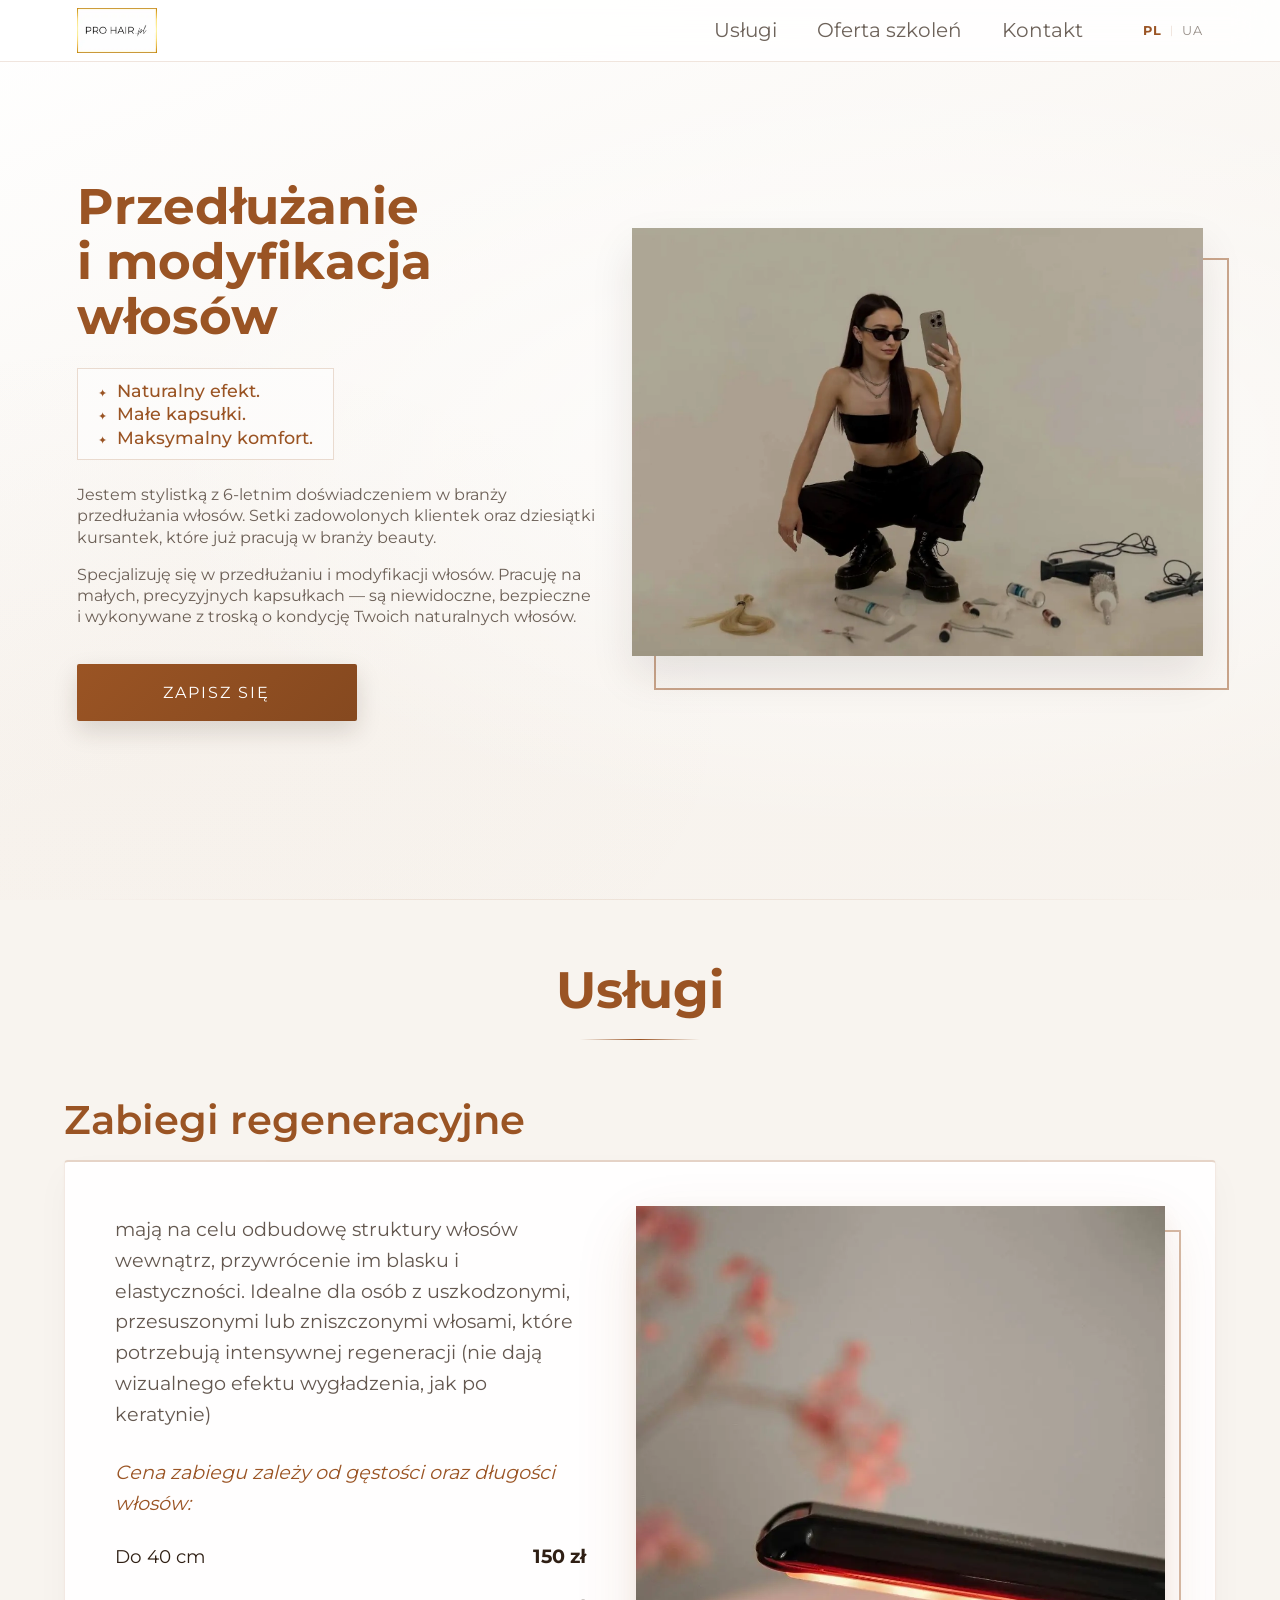
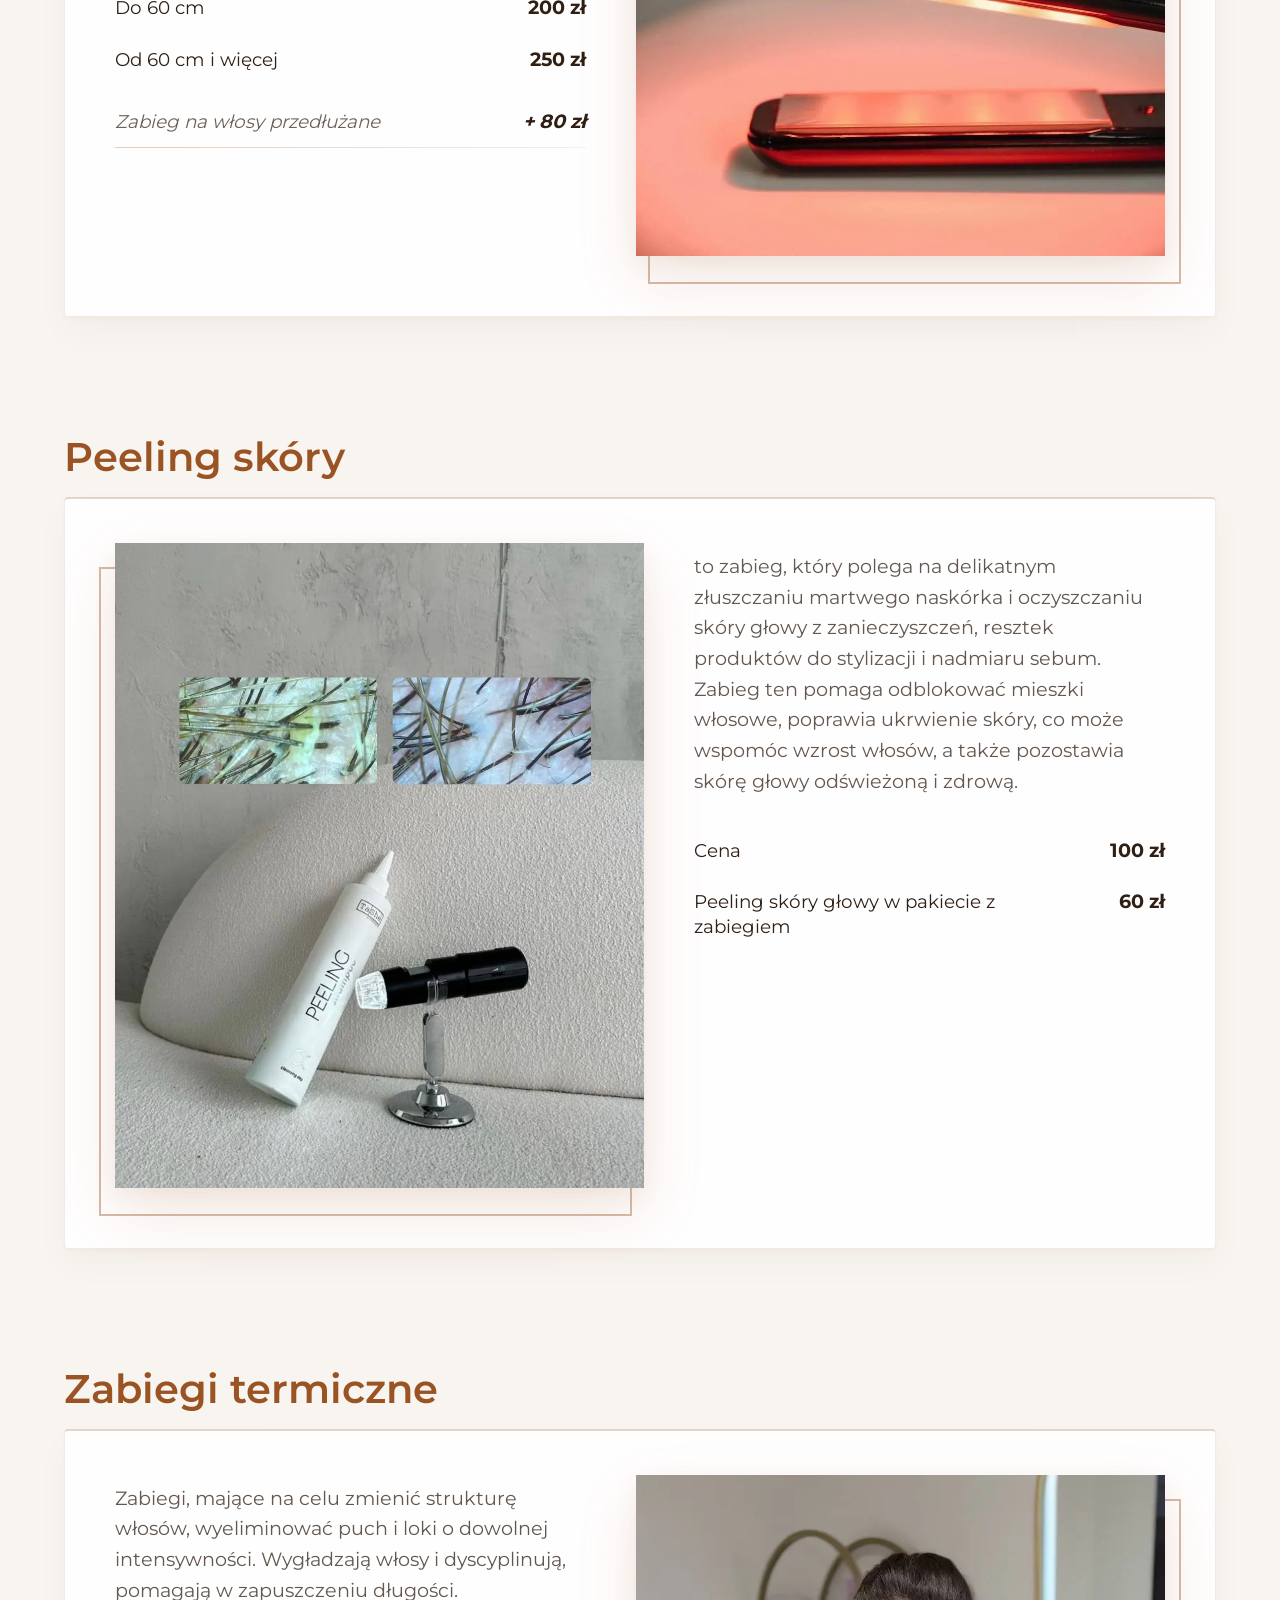
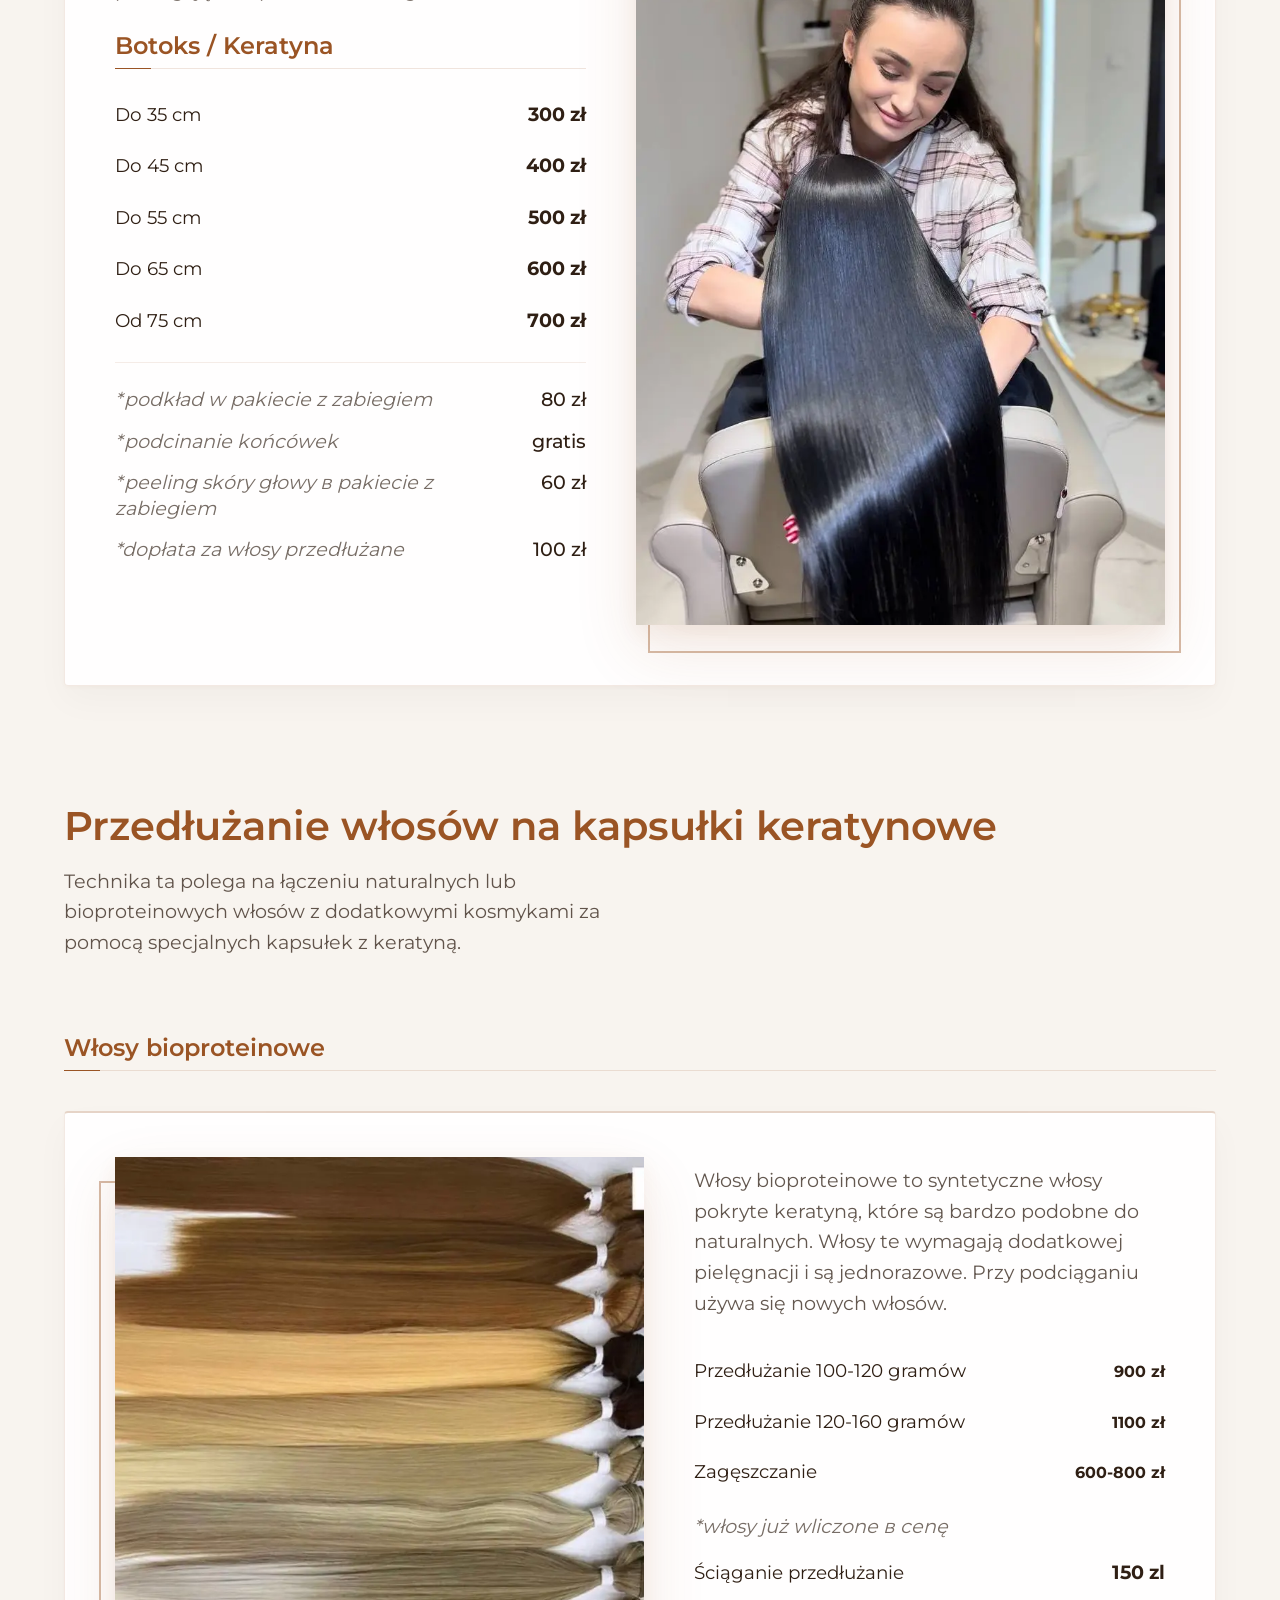
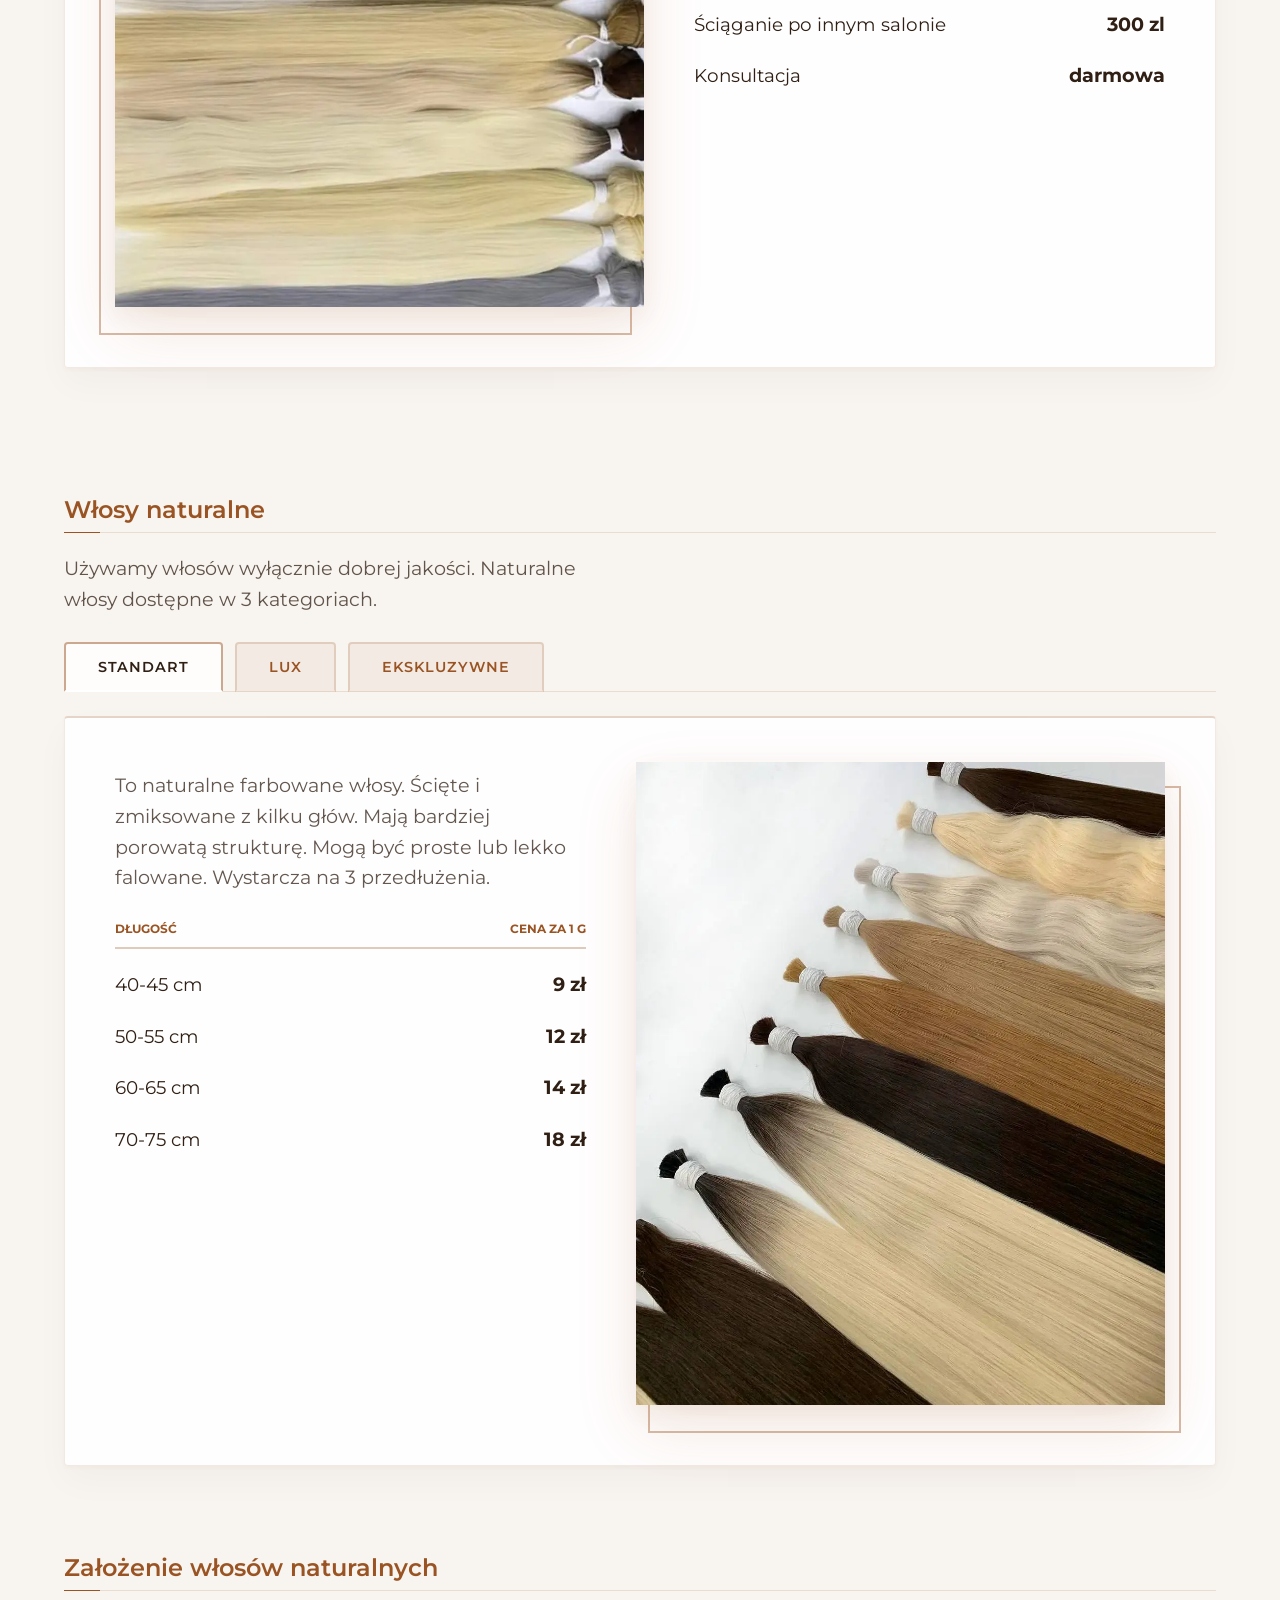
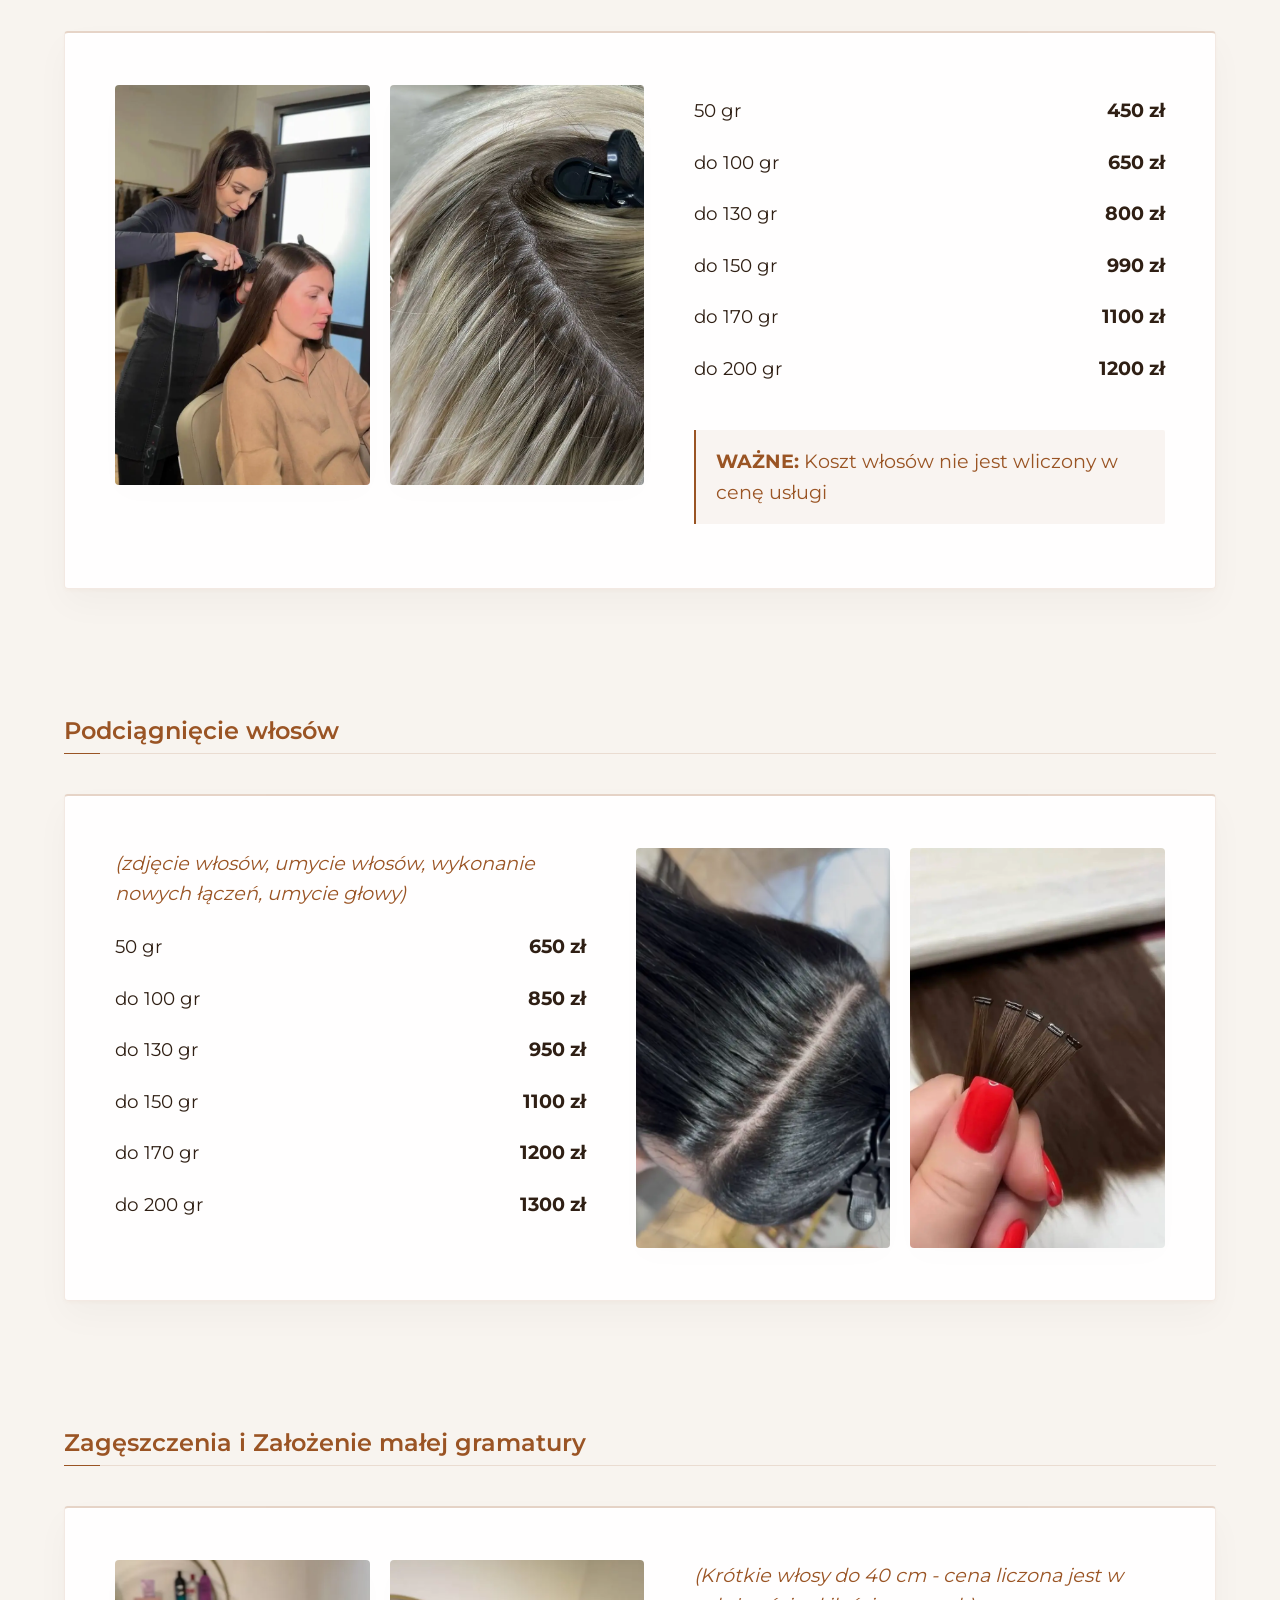
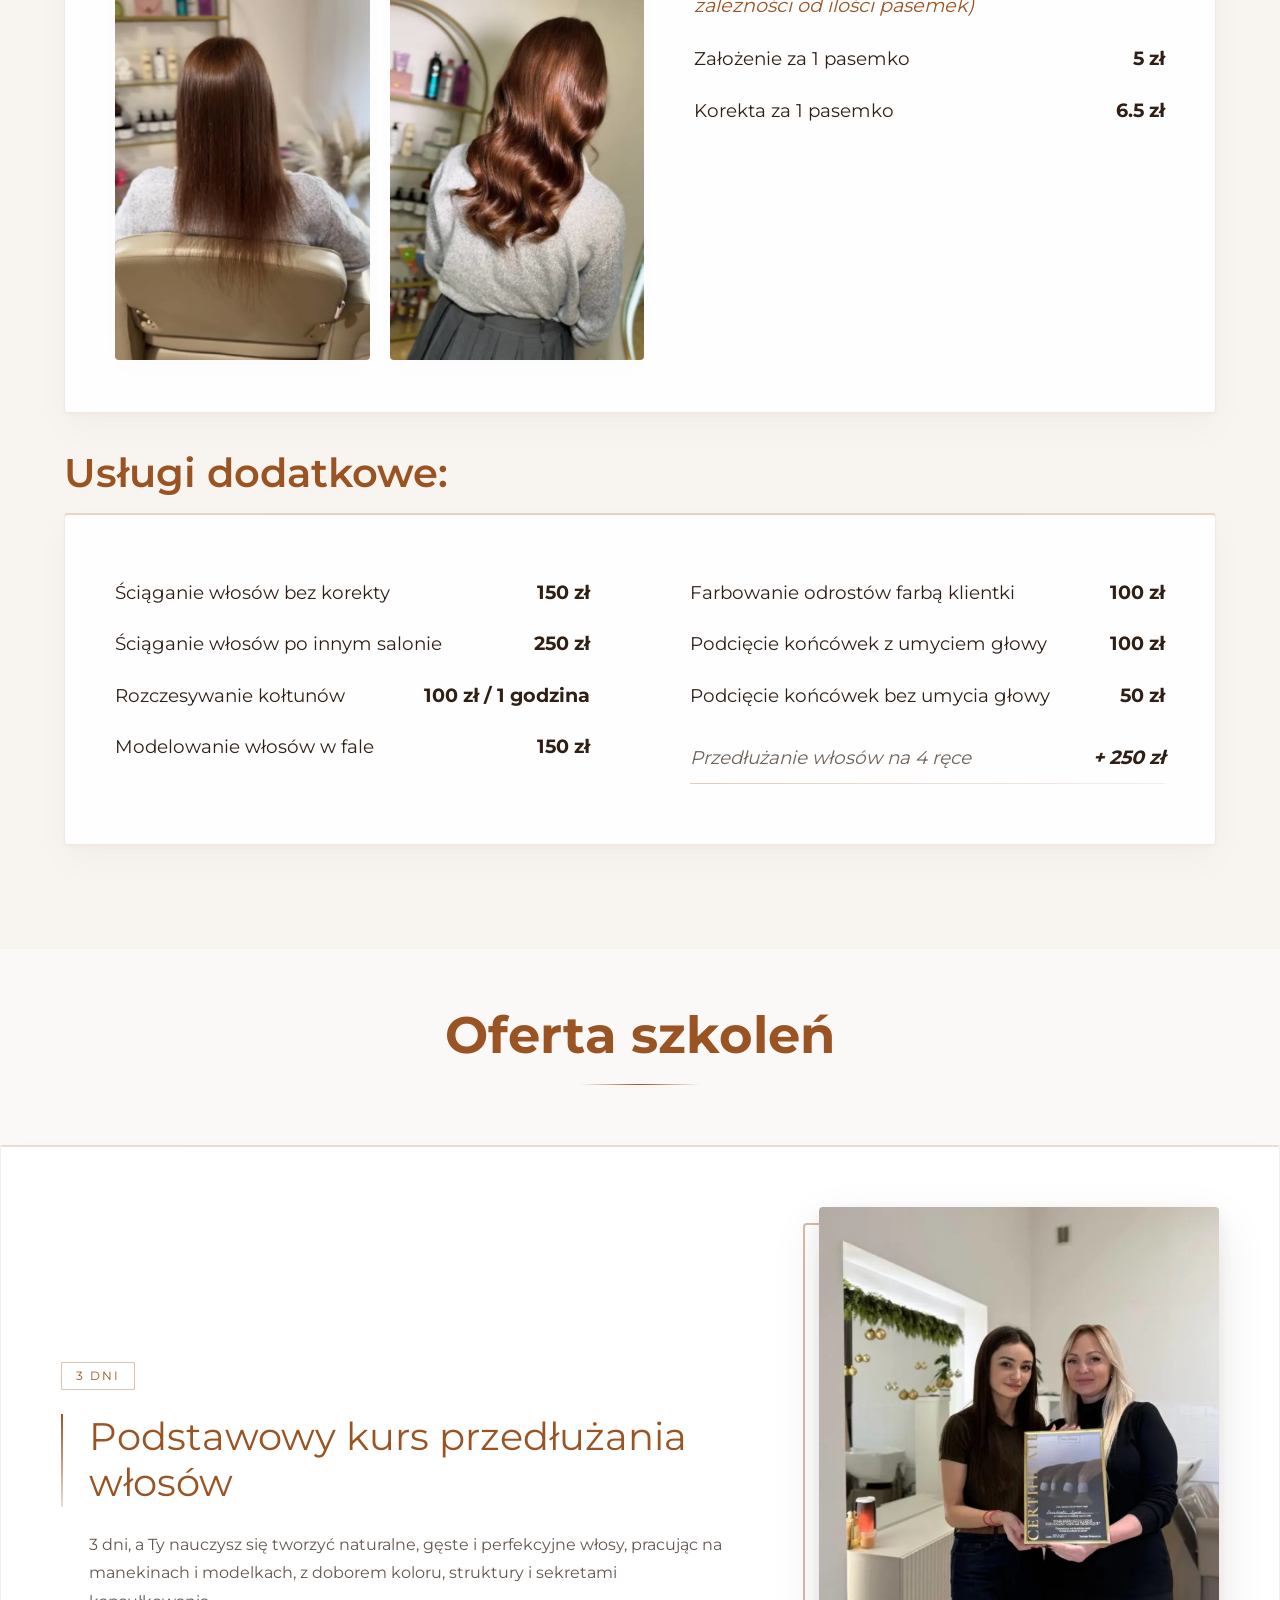
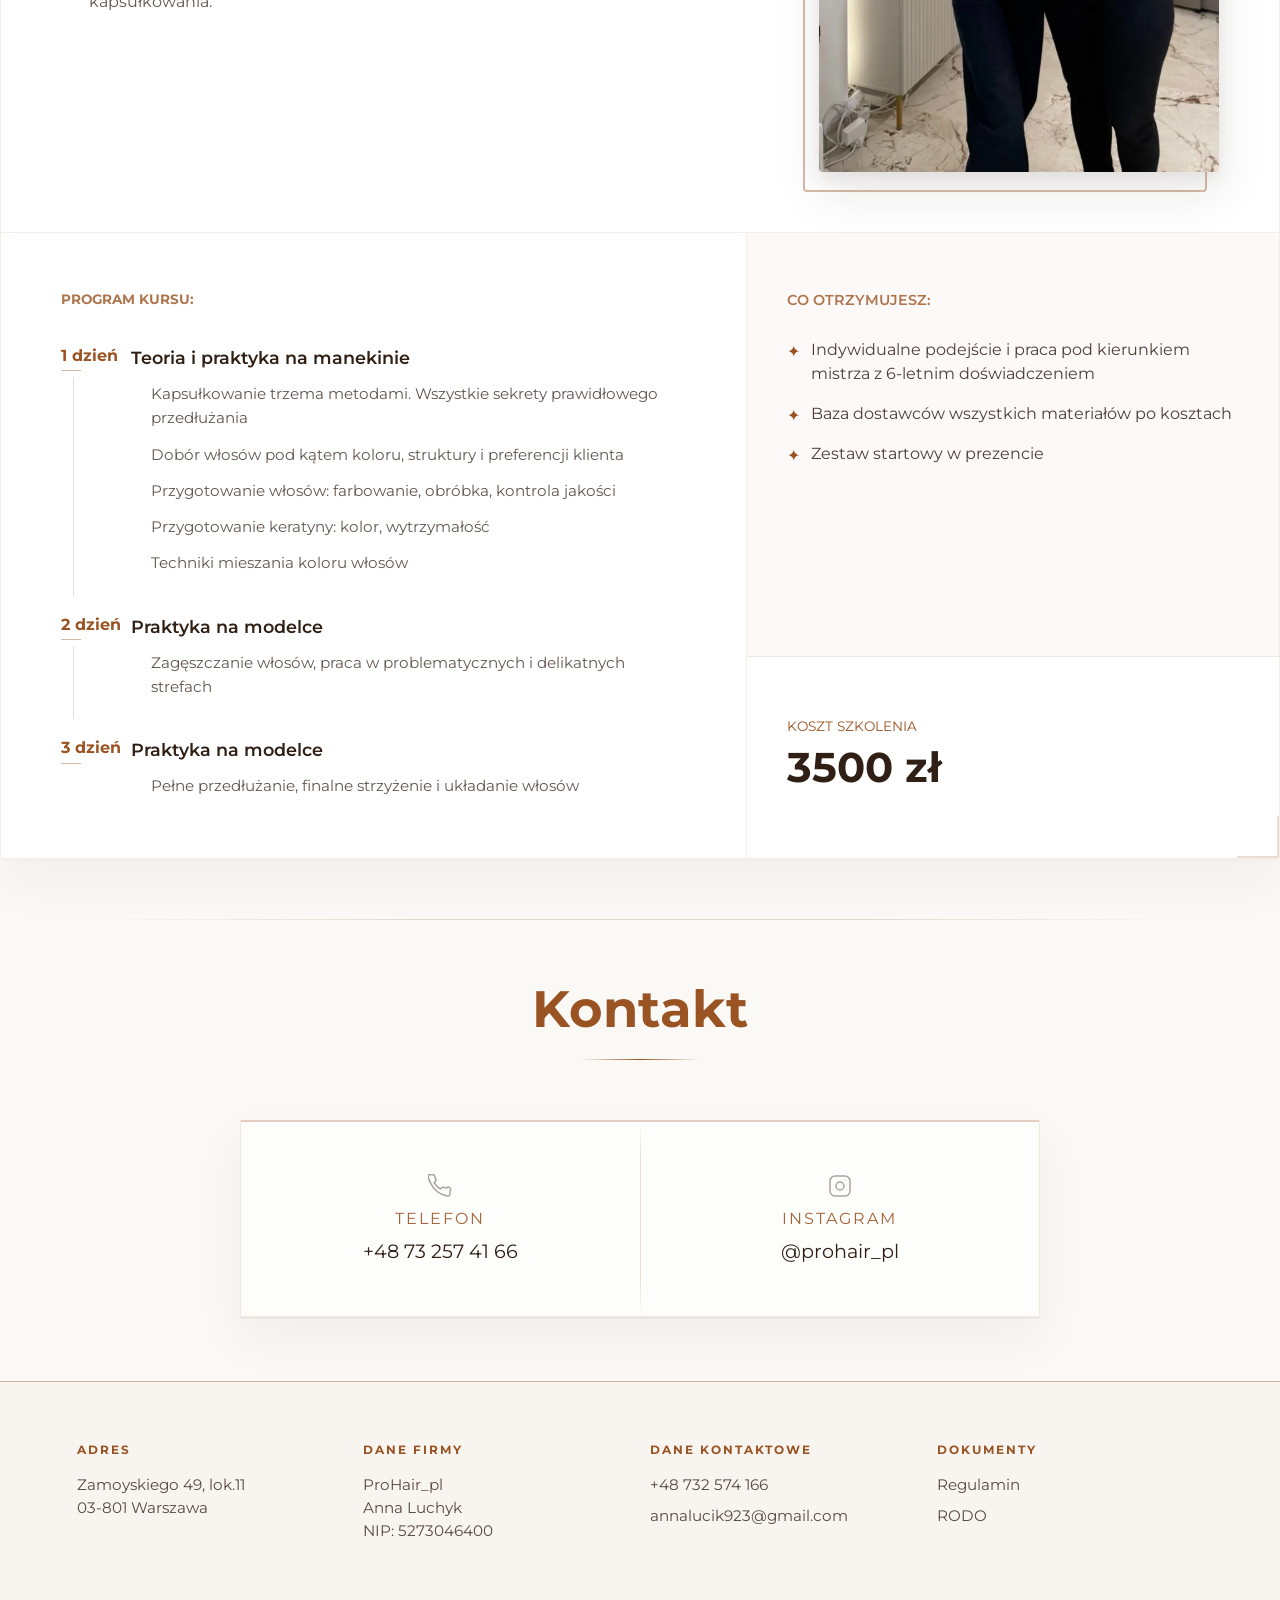
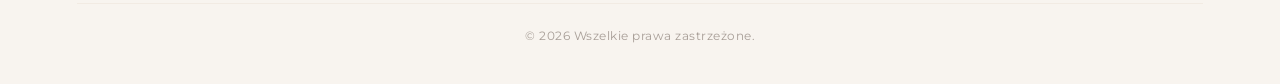
<file: index.html>
<!DOCTYPE html>
<html lang="pl">

<head>
    <meta charset="UTF-8">
    <meta name="viewport" content="width=device-width, initial-scale=1.0">
    <meta http-equiv="X-UA-Compatible" content="ie=edge">
    <title>ProHair_pl</title>
    <meta name="description"
        content="Stylistka z 6-letnim doświadczeniem w przedłużaniu włosów. Specjalizacja: małe, precyzyjne kapsułki – niewidoczne, bezpieczne i delikatne dla włosów.">
    <meta name="author" content="ProHair_pl">

    <link rel="preload" href="assets/fonts/montserrat/Montserrat-Bold.woff2" as="font" type="font/woff2" crossorigin>
    <link rel="preload" href="assets/fonts/montserrat/Montserrat-Regular.woff2" as="font" type="font/woff2" crossorigin>

    <link rel="shortcut icon" href="assets/favicon/favicon.ico" type="image/x-icon">

    <link rel="icon" type="image/png" sizes="32x32" href="assets/favicon/favicon-32x32.png">
    <link rel="icon" type="image/png" sizes="16x16" href="assets/favicon/favicon-16x16.png">

    <link rel="apple-touch-icon" sizes="180x180" href="assets/favicon/apple-touch-icon.png">

    <link rel="manifest" href="assets/favicon/site.webmanifest">

    <meta name="theme-color" content="#D2B48C">

    <!-- todo -->
    <!-- <meta property="og:type" content="website">
    <meta property="og:url" content=""> <meta property="og:title" content="ProHair_pl | Przedłużanie i modyfikacja włosów">
    <meta property="og:description" content="Naturalny efekt. Małe kapsułki. Maksymalny komfort.">
    <meta property="og:image" content=""> <meta property="twitter:card" content="summary_large_image">
    <meta property="twitter:url" content="">
    <meta property="twitter:title" content="ProHair_pl | Przedłużanie i modyfikacja włosów">
    <meta property="twitter:description" content="Naturalny efekt. Małe kapsułki. Maksymalny komfort.">
    <meta property="twitter:image" content=""> -->
    <!-- todo end -->

    <link rel="preload" as="image" href="assets/images/hero.webp" fetchpriority="high">

    <link rel="alternate" hreflang="uk" href="https://prohair.pl/uk/">
    <link rel="alternate" hreflang="pl" href="https://prohair.pl/">

    <link rel="stylesheet" href="css/main.css">
</head>

<body>
    <header class="header">
        <a href="/" class="logo">
            <picture>
                <source srcset="assets/images/logo.webp" type="image/webp">
                <img src="assets/images/logo.jpg" alt="logo" height="45" loading="lazy">
            </picture>
        </a>

        <div class="header__actions">
            <nav class="nav">
                <ul>
                    <li><a href="/#price">Usługi</a></li>
                    <li><a href="/#course">Oferta szkoleń</a></li>
                    <li><a href="/#contacts">Kontakt</a></li>
                </ul>
            </nav>

            <div class="lang-switcher">
                <a href="/" class="lang-link active">PL</a>
                <span class="lang-divider">|</span>
                <a href="/uk/" class="lang-link">UA</a>
            </div>

            <button class="burger" aria-label="Menu">
                <span></span>
                <span></span>
                <span></span>
            </button>
        </div>
    </header>

    <main>
        <section id="hero" class="hero">
            <div class="hero__container">
                <div class="hero__content">
                    <h1 class="hero__title">Przedłużanie i&nbsp;modyfikacja włosów</h1>
                    <p class="hero__subtitle">
                        <span>Naturalny efekt.</span>
                        <span>Małe kapsułki.</span>
                        <span>Maksymalny komfort.</span>
                    </p>
                    <p class="hero__subtitle">Jestem stylistką z 6-letnim doświadczeniem w branży przedłużania włosów.
                        Setki zadowolonych klientek oraz dziesiątki kursantek, które już pracują w branży beauty.
                    </p>
                    <p class="hero__subtitle">
                        Specjalizuję się w przedłużaniu i modyfikacji włosów. Pracuję na małych, precyzyjnych kapsułkach
                        — są niewidoczne, bezpieczne i wykonywane z troską o kondycję Twoich naturalnych włosów.
                    </p>
                    <a href="/#contacts" class="hero__btn">Zapisz się</a>
                </div>
                <div class="hero__image">
                    <picture>
                        <source srcset="assets/images/hero.webp" type="image/webp">
                        <img src="assets/images/hero.jpg" alt="ProHair_pl" width="800" fetchpriority="high">
                    </picture>
                </div>
            </div>
        </section>


        <section id="price" class="price">
            <h2 class="section-title">Usługi</h2>

            <div class="price__item">
                <h3 class="price__category-title">Zabiegi regeneracyjne</h3>
                <div class="price__body">
                    <div class="price__content">
                        <p class="price__description">
                            mają na celu odbudowę struktury włosów wewnątrz, przywrócenie im blasku i elastyczności.
                            Idealne dla osób z uszkodzonymi, przesuszonymi lub zniszczonymi włosami, które potrzebują
                            intensywnej regeneracji (nie dają wizualnego efektu wygładzenia, jak po keratynie)
                        </p>
                        <p class="price__note">Cena zabiegu zależy od gęstości oraz długości włosów:</p>
                        <ul class="price__list">
                            <li class="price__row">
                                <span>Do 40 cm</span>
                                <span>150 zł</span>
                            </li>
                            <li class="price__row">
                                <span>Do 60 cm</span>
                                <span>200 zł</span>
                            </li>
                            <li class="price__row">
                                <span>Od 60 cm i więcej</span>
                                <span>250 zł</span>
                            </li>
                            <li class="price__row price__row--extra">
                                <span>Zabieg na włosy przedłużane</span>
                                <span>+
                                    80 zł</span>
                            </li>
                        </ul>
                    </div>
                    <div class="price__image">
                        <picture>
                            <source srcset="assets/images/zabiegi-regeneracyjne.webp" type="image/webp">
                            <img src="assets/images/zabiegi-regeneracyjne.jpg" alt="Zabiegi regeneracyjne">
                        </picture>
                    </div>
                </div>
            </div>

            <div class="price__item">
                <h3 class="price__category-title">Peeling skóry</h3>
                <div class="price__body">
                    <div class="price__content">
                        <p class="price__description">
                            to zabieg, który polega na delikatnym złuszczaniu martwego naskórka i oczyszczaniu skóry
                            głowy z zanieczyszczeń, resztek produktów do stylizacji i nadmiaru sebum. Zabieg ten pomaga
                            odblokować mieszki włosowe, poprawia ukrwienie skóry, co może wspomóc wzrost włosów, a także
                            pozostawia skórę głowy odświeżoną i zdrową.
                        </p>
                        <ul class="price__list">
                            <li class="price__row">
                                <span>Cena</span>
                                <span>100 zł</span>
                            </li>
                            <li class="price__row">
                                <span>Peeling skóry głowy w pakiecie z zabiegiem</span>
                                <span>60 zł</span>
                            </li>
                        </ul>
                    </div>
                    <div class="price__image">
                        <picture>
                            <source srcset="assets/images/peeling-skóry.webp" type="image/webp">
                            <img src="assets/images/peeling-skóry.jpg" alt="Peeling skóry głowy">
                        </picture>
                    </div>
                </div>
            </div>

            <div class="price__item">
                <h3 class="price__category-title">Zabiegi termiczne</h3>
                <div class="price__body">
                    <div class="price__content">
                        <p class="price__description">
                            Zabiegi, mające na celu zmienić strukturę włosów, wyeliminować puch i loki o dowolnej
                            intensywności. Wygładzają włosy i dyscyplinują, pomagają w zapuszczeniu długości.
                        </p>
                        <h4 class="price__sub-title">Botoks / Keratyna</h4>
                        <ul class="price__list">
                            <li class="price__row">
                                <span>Do 35 cm</span>
                                <span>300 zł</span>
                            </li>
                            <li class="price__row">
                                <span>Do 45 cm</span>
                                <span>400 zł</span>
                            </li>
                            <li class="price__row">
                                <span>Do 55 cm</span>
                                <span>500 zł</span>
                            </li>
                            <li class="price__row">
                                <span>Do 65 cm</span>
                                <span>600 zł</span>
                            </li>
                            <li class="price__row">
                                <span>Od 75 cm</span>
                                <span>700 zł</span>
                            </li>
                        </ul>
                        <ul class="price__list price__list--footer">
                            <li class="price__row price__row--info">
                                <span>*podkład w pakiecie z zabiegiem</span>
                                <span>80 zł</span>
                            </li>
                            <li class="price__row price__row--info">
                                <span>*podcinanie końcówek</span>
                                <span>gratis</span>
                            </li>
                            <li class="price__row price__row--info">
                                <span>*peeling skóry głowy в pakiecie z zabiegiem</span>
                                <span>60 zł</span>
                            </li>
                            <li class="price__row price__row--info">
                                <span>*dopłata za włosy przedłużane</span>
                                <span>100 zł</span>
                            </li>
                        </ul>
                    </div>
                    <div class="price__image">
                        <picture>
                            <source srcset="assets/images/botoks-keratyna.webp" type="image/webp">
                            <img src="assets/images/botoks-keratyna.jpg" alt="Botoks keratyna">
                        </picture>
                    </div>
                </div>
            </div>

            <div class="price__group">
                <div class="price__item price__item--main">
                    <h3 class="price__category-title">Przedłużanie włosów na kapsułki keratynowe</h3>
                    <p class="price__description">
                        Technika ta polega na łączeniu naturalnych lub bioproteinowych włosów z dodatkowymi kosmykami za
                        pomocą specjalnych kapsułek z keratyną.
                    </p>
                </div>

                <div class="price__item price__item--sub">
                    <h4 class="price__sub-title">Włosy bioproteinowe</h4>
                    <div class="price__body">
                        <div class="price__content">
                            <p class="price__description">
                                Włosy bioproteinowe to syntetyczne włosy pokryte keratyną, które są bardzo podobne do
                                naturalnych. Włosy te wymagają dodatkowej pielęgnacji i są jednorazowe. Przy podciąganiu
                                używa się nowych włosów.
                            </p>
                            <ul class="price__list">
                                <li class="price__row">
                                    <span>Przedłużanie 100-120 gramów</span>
                                    <strong>900 zł</strong>
                                </li>
                                <li class="price__row">
                                    <span>Przedłużanie 120-160 gramów</span>
                                    <strong>1100 zł</strong>
                                </li>
                                <li class="price__row">
                                    <span>Zagęszczanie</span>
                                    <strong>600-800 zł</strong>
                                </li>
                            </ul>
                            <Ul class="price__list">
                                <li class="price__row price__row--info">
                                    <span>*włosy już wliczone в cenę</span>
                                    <span></span>
                                </li>
                                <li class="price__row">
                                    <span>Ściąganie przedłużanie</span>
                                    <span>150 zl</span>
                                </li>
                                <li class="price__row">
                                    <span>Ściąganie po innym salonie</span>
                                    <span>300 zl</span>
                                </li>
                                <li class="price__row">
                                    <span>Konsultacja</span>
                                    <span>darmowa</span>
                                </li>

                            </Ul>
                        </div>
                        <div class="price__image">
                            <picture>
                                <source srcset="assets/images/bioproteinowe.webp" type="image/webp">
                                <img src="assets/images/bioproteinowe.jpg" alt="bioproteinowe włosy">
                            </picture>
                        </div>
                    </div>
                </div>

                <div class="price__tabs-section">
                    <h4 class="price__sub-title">Włosy naturalne</h4>
                    <p class="price__description">
                        Używamy włosów wyłącznie dobrej jakości. Naturalne włosy dostępne w 3 kategoriach.
                    </p>
                    <ul class="price__tabs-nav">
                        <li>
                            <button class="price__tab-btn active" data-tab="standard">Standart</button>
                        </li>
                        <li>
                            <button class="price__tab-btn" data-tab="lux">Lux</button>
                        </li>
                        <li>
                            <button class="price__tab-btn" data-tab="exclusive">Ekskluzywne</button>
                        </li>
                    </ul>
                    <div class="price__tabs-content">
                        <div class="price__tab-panel active" id="standard">
                            <div class="price__body">
                                <div class="price__content">
                                    <p class="price__description">
                                        To naturalne farbowane włosy. Ścięte i zmiksowane z kilku głów. Mają bardziej
                                        porowatą strukturę. Mogą być proste lub lekko falowane. Wystarcza na 3
                                        przedłużenia.
                                    </p>
                                    <ul class="price__list">
                                        <li class="price__list-header">
                                            <span>Długość</span>
                                            <span>Cena za 1 g</span>
                                        </li>

                                        <li class="price__row">
                                            <span>40-45 cm</span>
                                            <span>9 zł</span>
                                        </li>
                                        <li class="price__row">
                                            <span>50-55 cm</span>
                                            <span>12 zł</span>
                                        </li>
                                        <li class="price__row">
                                            <span>60-65 cm</span>
                                            <span>14 zł</span>
                                        </li>
                                        <li class="price__row">
                                            <span>70-75 cm</span>
                                            <span>18 zł</span>
                                        </li>
                                    </ul>
                                </div>
                                <div class="price__image">
                                    <picture>
                                        <source srcset="assets/images/standart.webp" type="image/webp">
                                        <img src="assets/images/standart.jpg" alt="Standard">
                                    </picture>
                                </div>
                            </div>
                        </div>
                        <div class="price__tab-panel" id="lux">
                            <div class="price__body">
                                <div class="price__content">
                                    <p class="price__description">
                                        To włosy ścięte z jednej głowy, które były rozjaśniane lub farbowane. Mogą być
                                        proste, falowane, kręcone . Wystarcza na 5–6 przedłużeń.
                                    </p>
                                    <ul class="price__list">
                                        <li class="price__list-header">
                                            <span>Długość</span>
                                            <span>Cena za 1 g</span>
                                        </li>

                                        <li class="price__row">
                                            <span>40 - 49 cm</span>
                                            <span>14 zł</span>
                                        </li>
                                        <li class="price__row">
                                            <span>50 - 59 cm</span>
                                            <span>18 zł</span>
                                        </li>
                                        <li class="price__row">
                                            <span>60 - 69 cm</span>
                                            <span>22 zł</span>
                                        </li>
                                        <li class="price__row">
                                            <span>70 - 79 cm</span>
                                            <span>26 zł</span>
                                        </li>
                                    </ul>
                                </div>
                                <div class="price__image">
                                    <picture>
                                        <source srcset="assets/images/lux.webp" type="image/webp">
                                        <img src="assets/images/lux.jpg" alt="Lux">
                                    </picture>
                                </div>
                            </div>
                        </div>
                        <div class="price__tab-panel" id="exclusive">
                            <div class="price__body">
                                <div class="price__content">
                                    <p class="price__description">
                                        To włosy ścięte z jednej głowy, przeważnie dziecięce, dziewicze. Niefarbowane,
                                        naturalne blondy i jasne brązy. Wystarcza na 6 i więcej przedłużeń. Mogą mieć
                                        różne struktury.
                                    </p>
                                    <ul class="price__list">
                                        <li class="price__list-header">
                                            <span>Długość</span>
                                            <span>Cena za 1 g</span>
                                        </li>

                                        <li class="price__row">
                                            <span>35 - 42 cm</span>
                                            <span>16 zł</span>
                                        </li>
                                        <li class="price__row">
                                            <span>42 - 50 cm</span>
                                            <span>19 zł</span>
                                        </li>
                                        <li class="price__row">
                                            <span>50 - 56 cm</span>
                                            <span>23 zł</span>
                                        </li>
                                        <li class="price__row">
                                            <span>56 - 62 cm</span>
                                            <span>26 zł</span>
                                        </li>
                                        <li class="price__row">
                                            <span>62 - 70 cm</span>
                                            <span>29 zł</span>
                                        </li>
                                    </ul>
                                </div>
                                <div class="price__image">
                                    <picture>
                                        <source srcset="assets/images/exclusive.webp" type="image/webp">
                                        <img src="assets/images/exclusive.jpg" alt="Exclusive">
                                    </picture>
                                </div>
                            </div>
                        </div>
                    </div>
                </div>

                <div class="price__item price__item--sub">
                    <h4 class="price__sub-title">Założenie włosów naturalnych</h4>
                    <div class="price__body">
                        <div class="price__content">
                            <ul class="price__list">
                                <li class="price__row">
                                    <span>50 gr</span>
                                    <span>450 zł</span>
                                </li>
                                <li class="price__row">
                                    <span>do 100 gr</span>
                                    <span>650 zł</span>
                                </li>
                                <li class="price__row">
                                    <span>do 130 gr</span>
                                    <span>800 zł</span>
                                </li>
                                <li class="price__row">
                                    <span>do 150 gr</span>
                                    <span>990 zł</span>
                                </li>
                                <li class="price__row">
                                    <span>do 170 gr</span>
                                    <span>1100 zł</span>
                                </li>
                                <li class="price__row">
                                    <span>do 200 gr</span>
                                    <span>1200 zł</span>
                                </li>
                            </ul>
                            <p class="price__note price__note--important">
                                <strong>WAŻNE:</strong>
                                Koszt włosów nie jest wliczony w cenę usługi
                            </p>
                        </div>
                        <div class="price__image price__image--duo">
                            <picture>
                                <source srcset="assets/images/założenie-3.webp" type="image/webp">
                                <img src="assets/images/założenie-3.jpg" alt="Założenie">
                            </picture>
                            <picture>
                                <source srcset="assets/images/założenie-2.webp" type="image/webp">
                                <img src="assets/images/założenie-2.jpg" alt="Założenie">
                            </picture>
                        </div>
                    </div>
                </div>

                <div class="price__item price__item--sub">
                    <h4 class="price__sub-title">Podciągnięcie włosów</h4>
                    <div class="price__body">
                        <div class="price__content">
                            <p class="price__note">
                                (zdjęcie włosów, umycie włosów, wykonanie nowych łączeń, umycie głowy)
                            </p>
                            <ul class="price__list">
                                <li class="price__row">
                                    <span>50 gr</span>
                                    <span>650 zł</span>
                                </li>
                                <li class="price__row">
                                    <span>do 100 gr</span>
                                    <span>850 zł</span>
                                </li>
                                <li class="price__row">
                                    <span>do 130 gr</span>
                                    <span>950 zł</span>
                                </li>
                                <li class="price__row">
                                    <span>do 150 gr</span>
                                    <span>1100 zł</span>
                                </li>
                                <li class="price__row">
                                    <span>do 170 gr</span>
                                    <span>1200 zł</span>
                                </li>
                                <li class="price__row">
                                    <span>do 200 gr</span>
                                    <span>1300 zł</span>
                                </li>
                            </ul>
                        </div>
                        <div class="price__image price__image--duo price__image--mobile-row">
                            <picture>
                                <source srcset="assets/images/podciąganie-włosów.webp" type="image/webp">
                                <img src="assets/images/podciąganie-włosów.jpg" alt="Podciągnięcie">
                            </picture>
                            <picture>
                                <source srcset="assets/images/podciąganie-włosów-2.webp" type="image/webp">
                                <img src="assets/images/podciąganie-włosów-2.jpg" alt="Podciągnięcie">
                            </picture>
                        </div>
                    </div>
                </div>

                <div class="price__item price__item--sub">
                    <h4 class="price__sub-title">Zagęszczenia i Założenie małej gramatury</h4>
                    <div class="price__body">
                        <div class="price__content">
                            <p class="price__note">
                                (Krótkie włosy do 40 cm - cena liczona jest w zależności od ilości pasemek)
                            </p>
                            <ul class="price__list">
                                <li class="price__row">
                                    <span>Założenie za 1 pasemko</span>
                                    <span>5 zł</span>
                                </li>
                                <li class="price__row">
                                    <span>Korekta za 1 pasemko</span>
                                    <span>6.5 zł</span>
                                </li>
                            </ul>
                        </div>
                        <div class="price__image price__image--duo price__image--mobile-row">
                            <picture>
                                <source srcset="assets/images/zagęszczenie-1.webp" type="image/webp">
                                <img src="assets/images/zagęszczenie-1.jpg" alt="Zagęszczenia i Założenie">
                            </picture>
                            <picture>
                                <source srcset="assets/images/zagęszczenie-2.webp" type="image/webp">
                                <img src="assets/images/zagęszczenie-2.jpg" alt="Zagęszczenia i Założenie">
                            </picture>
                        </div>
                    </div>
                </div>

            </div>

            <div class="price__item">
                <h3 class="price__category-title">Usługi dodatkowe:</h3>
                <div class="price__body price__body--full">
                    <div class="price__content price__content--wide">
                        <ul class="price__list">
                            <li class="price__row">
                                <span>Ściąganie włosów bez korekty</span>
                                <span>150 zł</span>
                            </li>
                            <li class="price__row">
                                <span>Ściąganie włosów po innym salonie</span>
                                <span>250 zł</span>
                            </li>
                            <li class="price__row">
                                <span>Rozczesywanie kołtunów</span>
                                <span>100 zł / 1 godzina</span>
                            </li>
                            <li class="price__row">
                                <span>Modelowanie włosów w fale</span>
                                <span>150 zł</span>
                            </li>
                            <li class="price__row">
                                <span>Farbowanie odrostów farbą klientki</span>
                                <span>100 zł</span>
                            </li>
                            <li class="price__row">
                                <span>Podcięcie końcówek z umyciem głowy</span>
                                <span>100 zł</span>
                            </li>
                            <li class="price__row">
                                <span>Podcięcie końcówek bez umycia głowy</span>
                                <span>50 zł</span>
                            </li>
                            <li class="price__row price__row--extra">
                                <span>Przedłużanie włosów na 4 ręce</span>
                                <span>+ 250 zł</span>
                            </li>
                        </ul>
                    </div>
                </div>
            </div>

        </section>

        <section class="course" id="course">
            <h2 class="section-title">Oferta szkoleń</h2>

            <div class="course__card">

                <div class="course__header">
                    <div class="course__intro-wrapper">
                        <div class="course__header-content">
                            <span class="course__tag">3 dni</span>
                            <h3 class="course__title">Podstawowy kurs przedłużania włosów</h3>
                            <p class="course__lead">
                                3 dni, a Ty nauczysz się tworzyć naturalne, gęste i perfekcyjne włosy,
                                pracując na manekinach i modelkach, z doborem koloru, struktury i sekretami
                                kapsułkowania.
                            </p>
                        </div>
                        <div class="course__header-image">
                            <picture>
                                <source srcset="assets/images/course.webp" type="image/webp">
                                <img src="assets/images/course.jpg" alt="Kurs przedłużania włosów">
                            </picture>
                        </div>
                    </div>
                </div>

                <div class="course__body">

                    <div class="course__program">
                        <h4 class="course__program-title">Program kursu:</h4>

                        <div class="course__day">
                            <div class="course__day-header">
                                <span class="course__day-num">1&nbsp;dzień</span>
                                <span class="course__day-label">
                                    Teoria i praktyka na manekinie
                                </span>
                            </div>
                            <ul class="course__list">
                                <li>
                                    <span>
                                        Kapsułkowanie trzema metodami. Wszystkie sekrety prawidłowego przedłużania
                                    </span>
                                </li>
                                <li>
                                    <span>
                                        Dobór włosów pod kątem koloru, struktury i preferencji klienta
                                    </span>
                                </li>
                                <li>
                                    <span>
                                        Przygotowanie włosów: farbowanie, obróbka, kontrola jakości
                                    </span>
                                <li>
                                    <span>
                                        Przygotowanie keratyny: kolor, wytrzymałość
                                    </span>
                                </li>
                                <li>
                                    <span>
                                        Techniki mieszania koloru włosów
                                    </span>
                                </li>
                            </ul>
                        </div>

                        <div class="course__day">
                            <div class="course__day-header">
                                <span class="course__day-num">2&nbsp;dzień</span>
                                <span class="course__day-label">Praktyka na modelce</span>
                            </div>
                            <ul class="course__list">
                                <li>
                                    <span>
                                        Zagęszczanie włosów, praca w problematycznych i delikatnych strefach
                                    </span>
                                </li>
                            </ul>
                        </div>

                        <div class="course__day">
                            <div class="course__day-header">
                                <span class="course__day-num">3&nbsp;dzień</span>
                                <span class="course__day-label">Praktyka na modelce</span>
                            </div>
                            <ul class="course__list">
                                <li>
                                    <span>
                                        Pełne przedłużanie, finalne strzyżenie i układanie włosów
                                    </span>
                                </li>
                            </ul>
                        </div>
                    </div>

                    <div class="course__aside">
                        <div class="course__benefits">
                            <h4 class="course__benefits-title">Co otrzymujesz:</h4>
                            <ul class="course__benefits-list">
                                <li>
                                    <span>
                                        Indywidualne podejście i praca pod kierunkiem mistrza z 6-letnim doświadczeniem
                                    </span>
                                </li>
                                <li>
                                    <span>
                                        Baza dostawców wszystkich materiałów po kosztach
                                    </span>
                                </li>
                                <li>
                                    <span>
                                        Zestaw startowy w prezencie
                                    </span>
                                </li>
                            </ul>
                        </div>

                        <div class="course__price-block">
                            <span class="course__price-label">Koszt szkolenia</span>
                            <span class="course__price-value">3500 zł</span>
                            <!-- <a href="#contacts" class="hero__btn">Zapisz się</a> -->
                        </div>
                    </div>
                </div>
            </div>

        </section>

        <section class="contacts" id="contacts">
            <h2 class="section-title">Kontakt</h2>

            <div class="contacts__inner">
                <a href="tel:+48732574166" class="contacts__link">
                    <span class="contacts__icon">
                        <svg width="24" height="24" viewBox="0 0 24 24" fill="none" stroke="currentColor"
                            stroke-width="1.5" stroke-linecap="round" stroke-linejoin="round">
                            <path
                                d="M22 16.92v3a2 2 0 01-2.18 2 19.79 19.79 0 01-8.63-3.07A19.5 19.5 0 013.07 9.81a19.79 19.79 0 01-3.07-8.68A2 2 0 012 .82h3a2 2 0 012 1.72c.127.96.361 1.903.7 2.81a2 2 0 01-.45 2.11L6.09 8.72a16 16 0 006.29 6.29l1.27-1.27a2 2 0 012.11-.45c.907.339 1.85.573 2.81.7A2 2 0 0122 16.92z" />
                        </svg>
                    </span>
                    <span class="contacts__label">Telefon</span>
                    <span class="contacts__value">+48 73 257 41 66</span>
                </a>

                <div class="contacts__divider"></div>

                <a href="https://instagram.com/prohair_pl" target="_blank" rel="noopener" class="contacts__link">
                    <span class="contacts__icon">
                        <svg width="24" height="24" viewBox="0 0 24 24" fill="none" stroke="currentColor"
                            stroke-width="1.5" stroke-linecap="round" stroke-linejoin="round">
                            <rect x="2" y="2" width="20" height="20" rx="5" ry="5" />
                            <circle cx="12" cy="12" r="4" />
                            <circle cx="17.5" cy="6.5" r="0.5" fill="currentColor" stroke="none" />
                        </svg>
                    </span>
                    <span class="contacts__label">Instagram</span>
                    <span class="contacts__value">@prohair_pl</span>
                </a>
            </div>
        </section>
    </main>

    <footer class="footer">
        <div class="footer__container">
            <div class="footer__column">
                <span class="footer__label">Adres</span>
                <p class="footer__content">
                    Zamoyskiego 49, lok.11<br>
                    03-801 Warszawa
                </p>
            </div>

            <div class="footer__column">
                <span class="footer__label">Dane firmy</span>
                <p class="footer__content">
                    ProHair_pl<br>
                    Anna Luchyk<br>
                    NIP: 5273046400<br>
                </p>
            </div>

            <div class="footer__column">
                <span class="footer__label">Dane kontaktowe</span>
                <div class="footer__content">
                    <a href="tel:+48732574166" class="footer__link">+48 732 574 166</a>
                    <a href="mailto:annalucik923@gmail.com" class="footer__link">annalucik923@gmail.com</a>
                </div>
            </div>

            <div class="footer__column">
                <span class="footer__label">Dokumenty</span>
                <div class="footer__content">
                    <a href="regulamin.html" class="footer__link">Regulamin</a>
                    <a href="rodo.html" class="footer__link">RODO</a>
                </div>
            </div>
        </div>

        <div class="footer__bottom">
            <p>&copy; 2026 Wszelkie prawa zastrzeżone.</p>
        </div>
    </footer>

    <script src="js/main.js"></script>
</body>

</html>
</file>
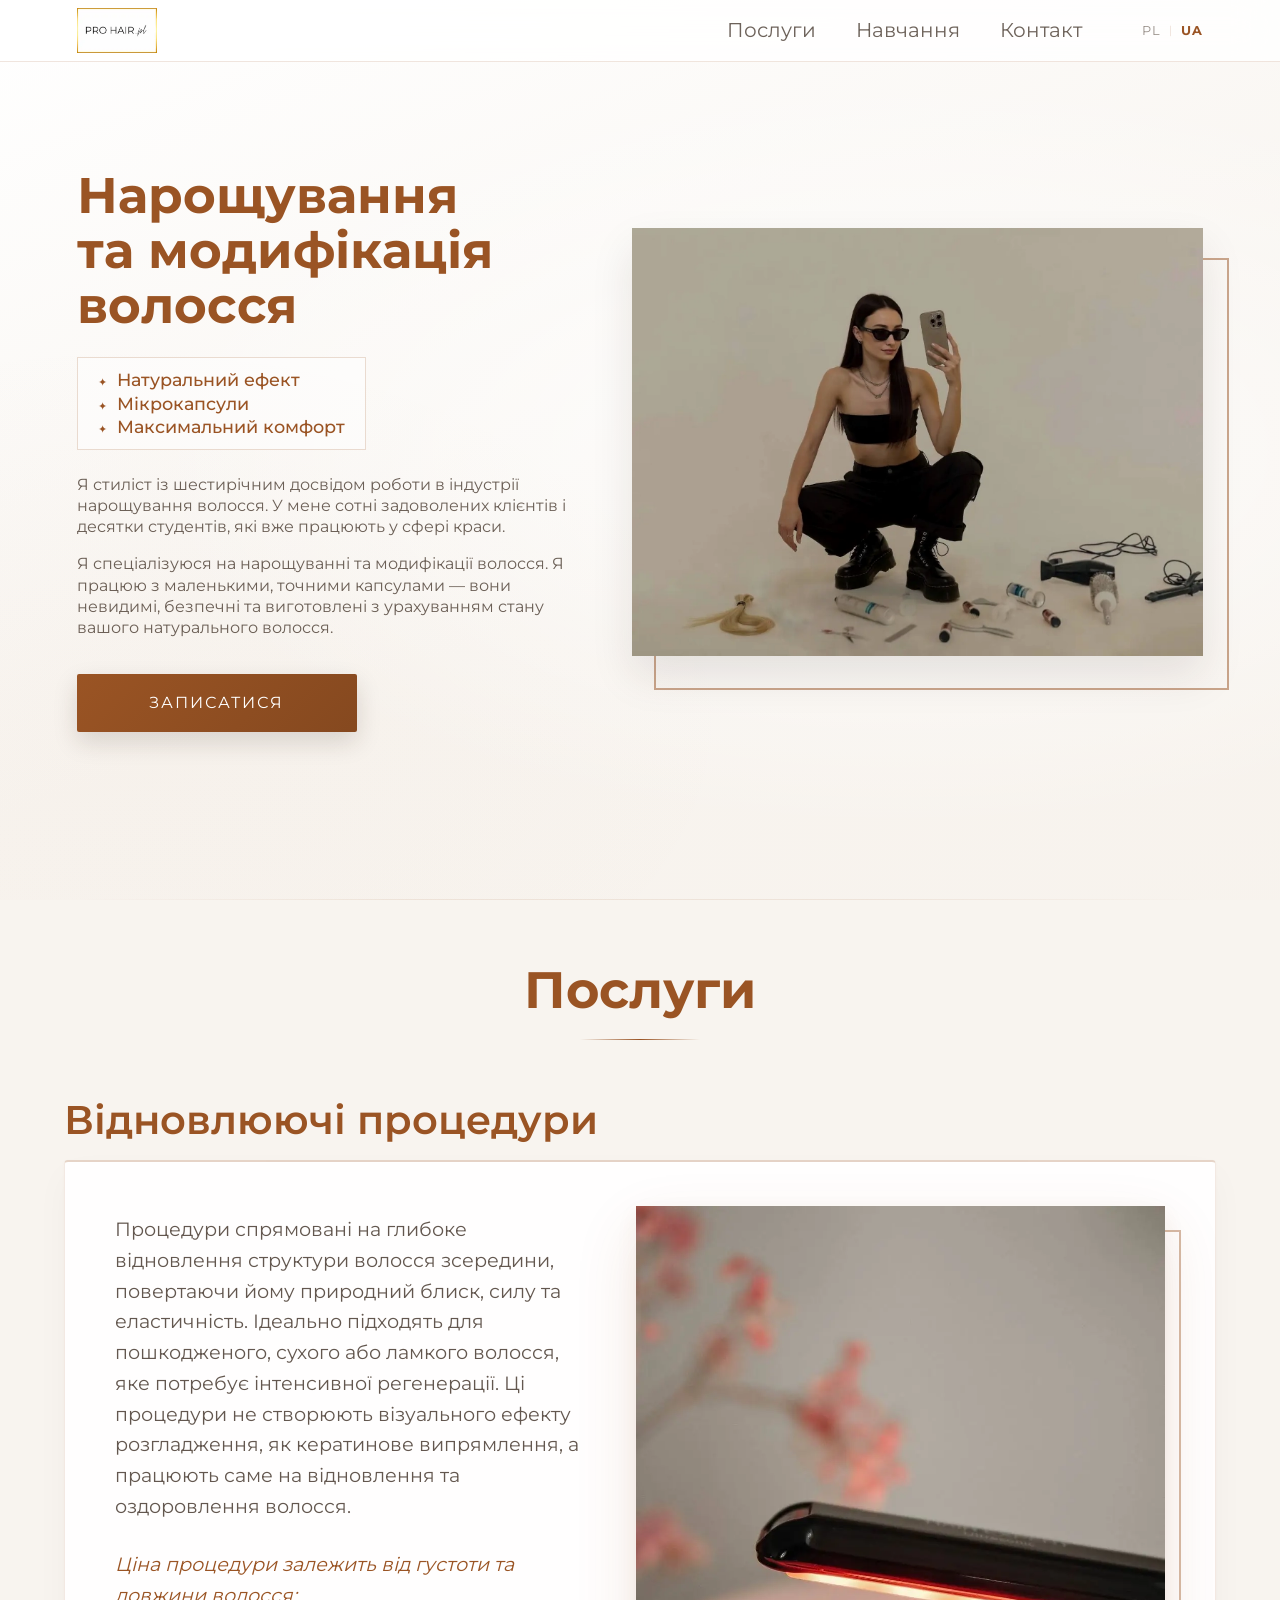
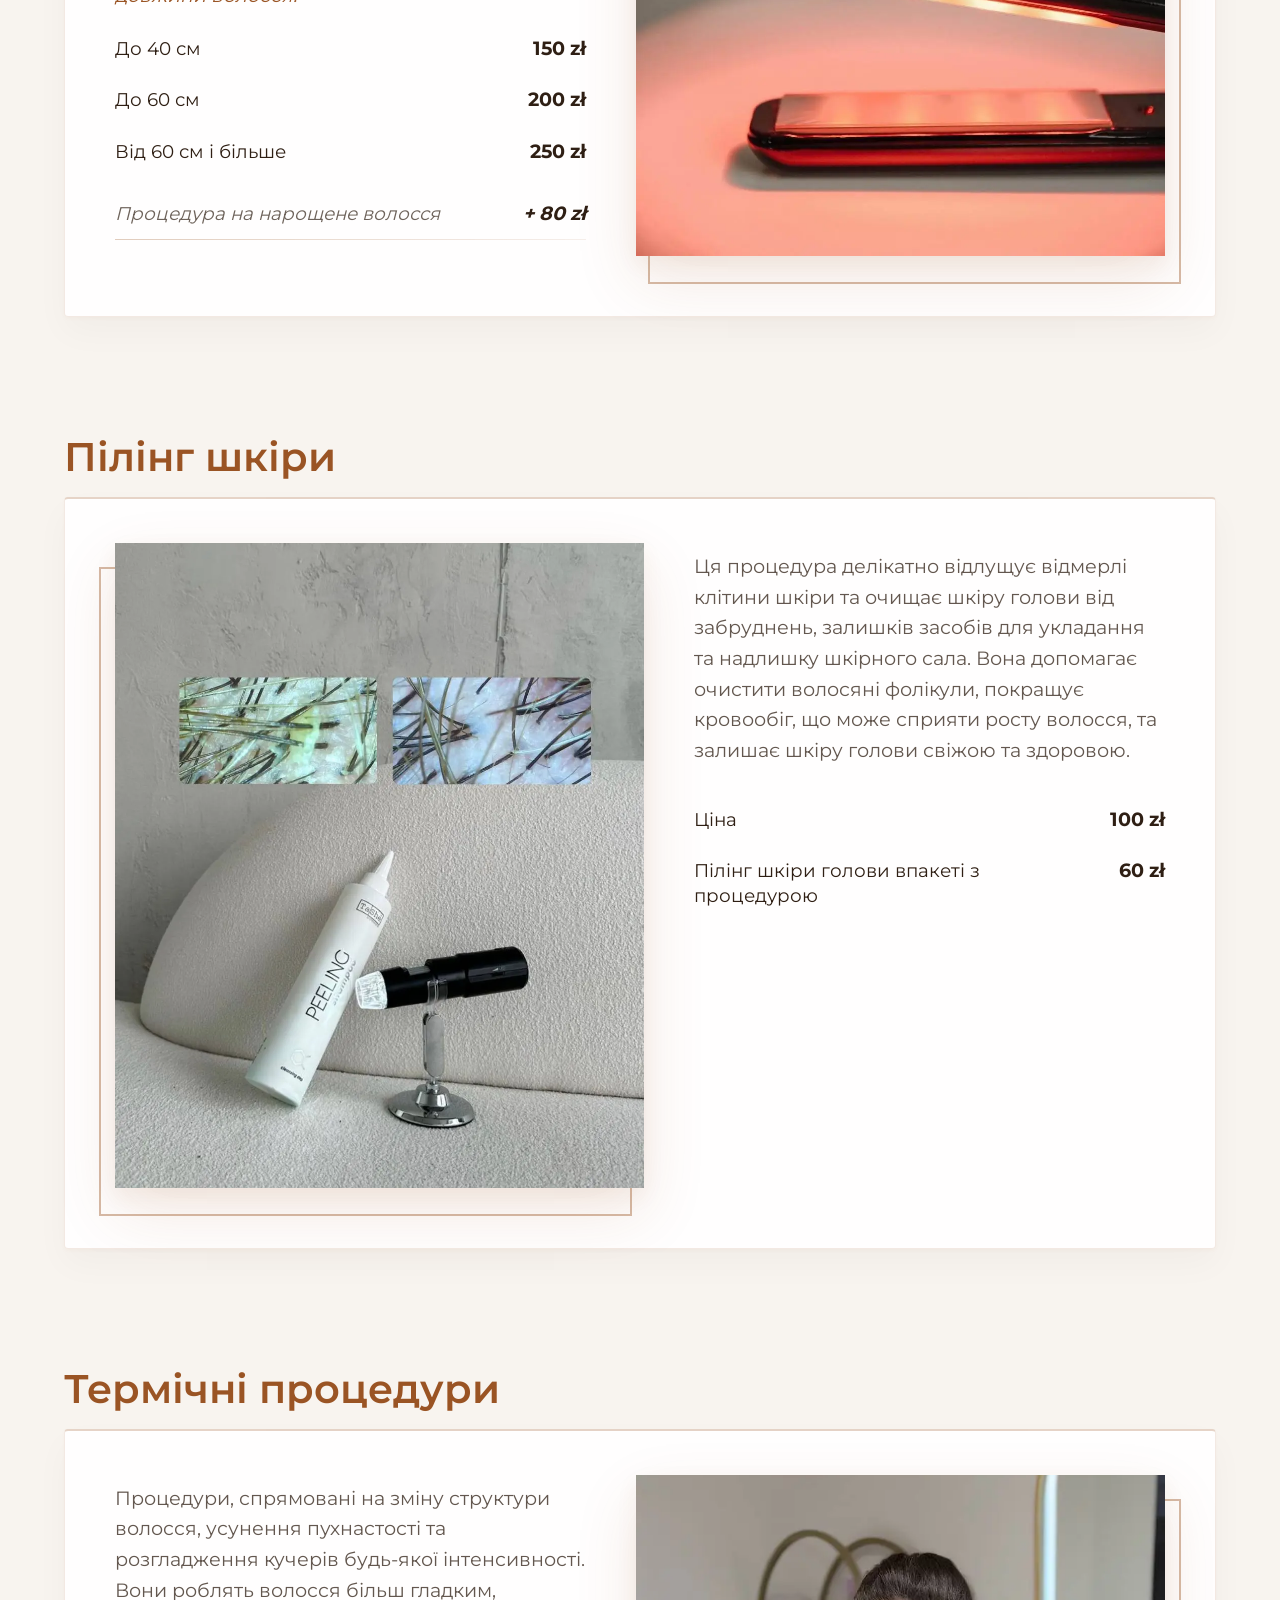
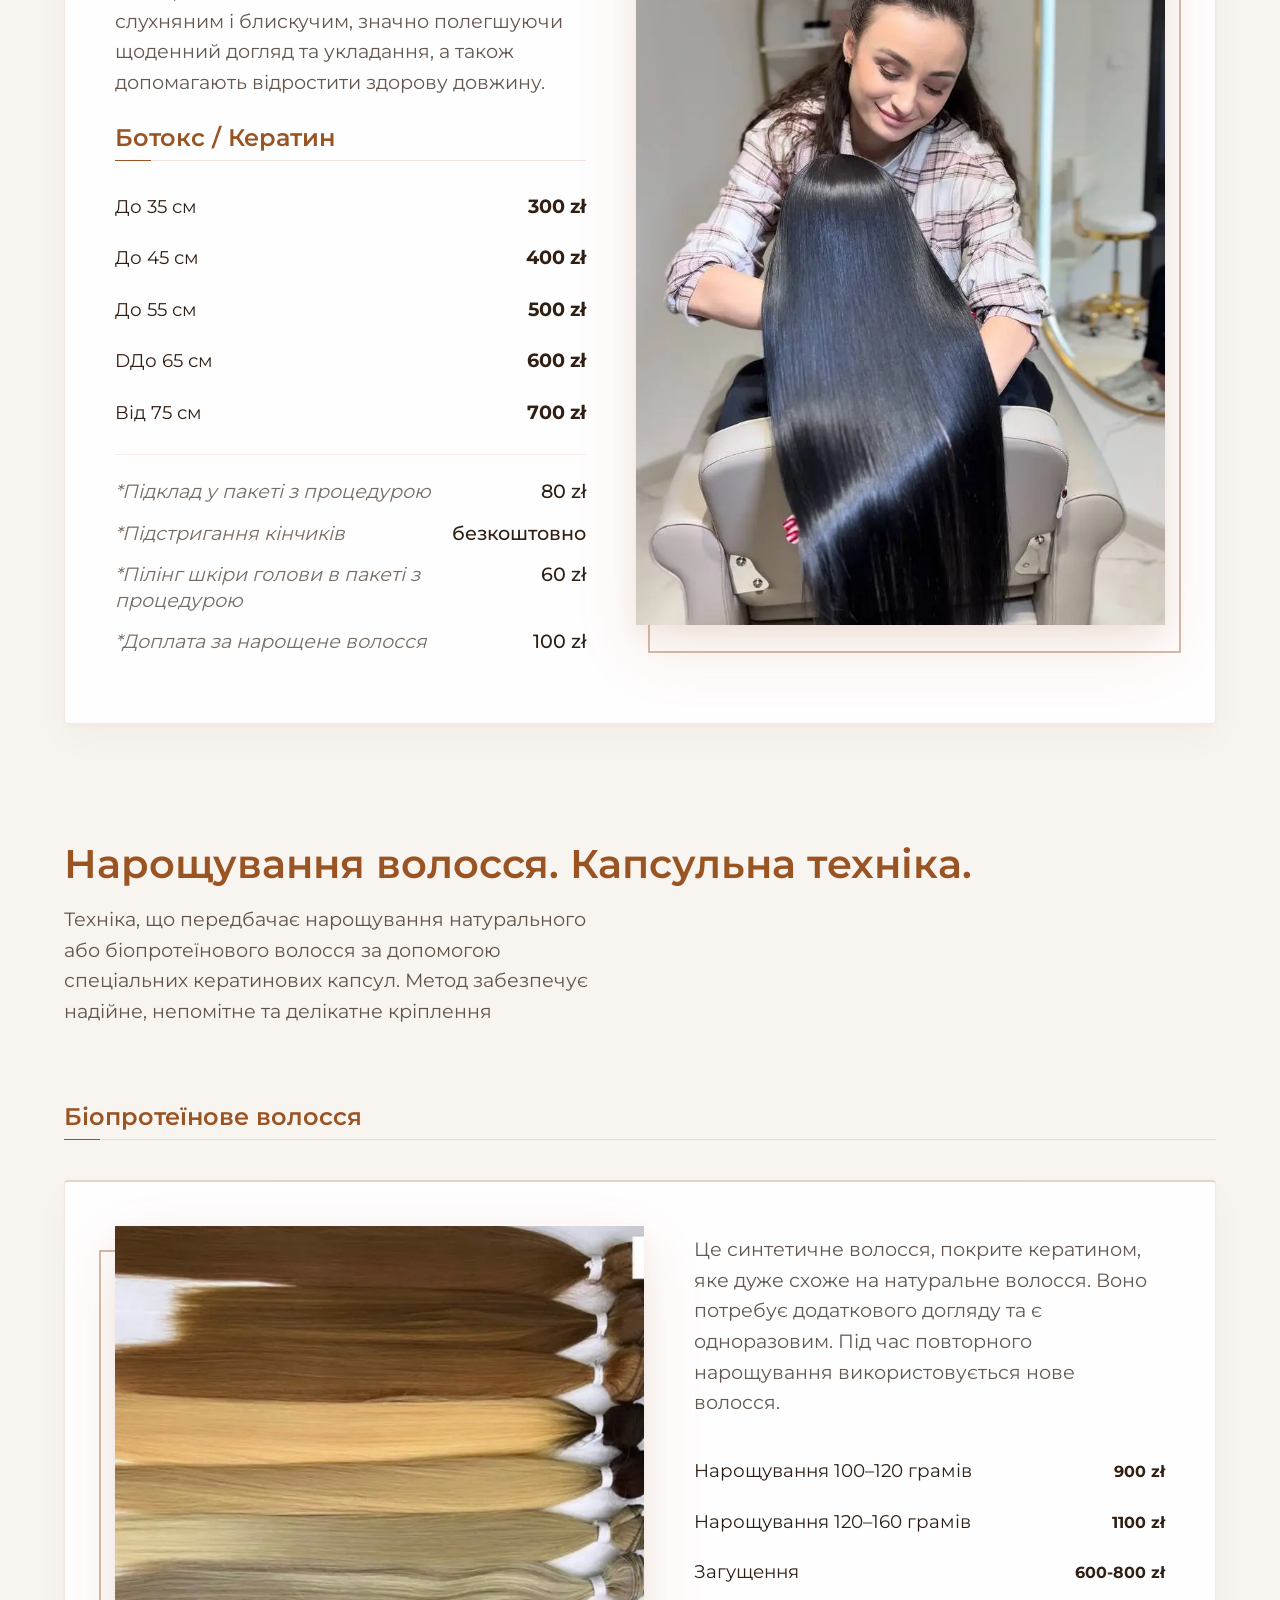
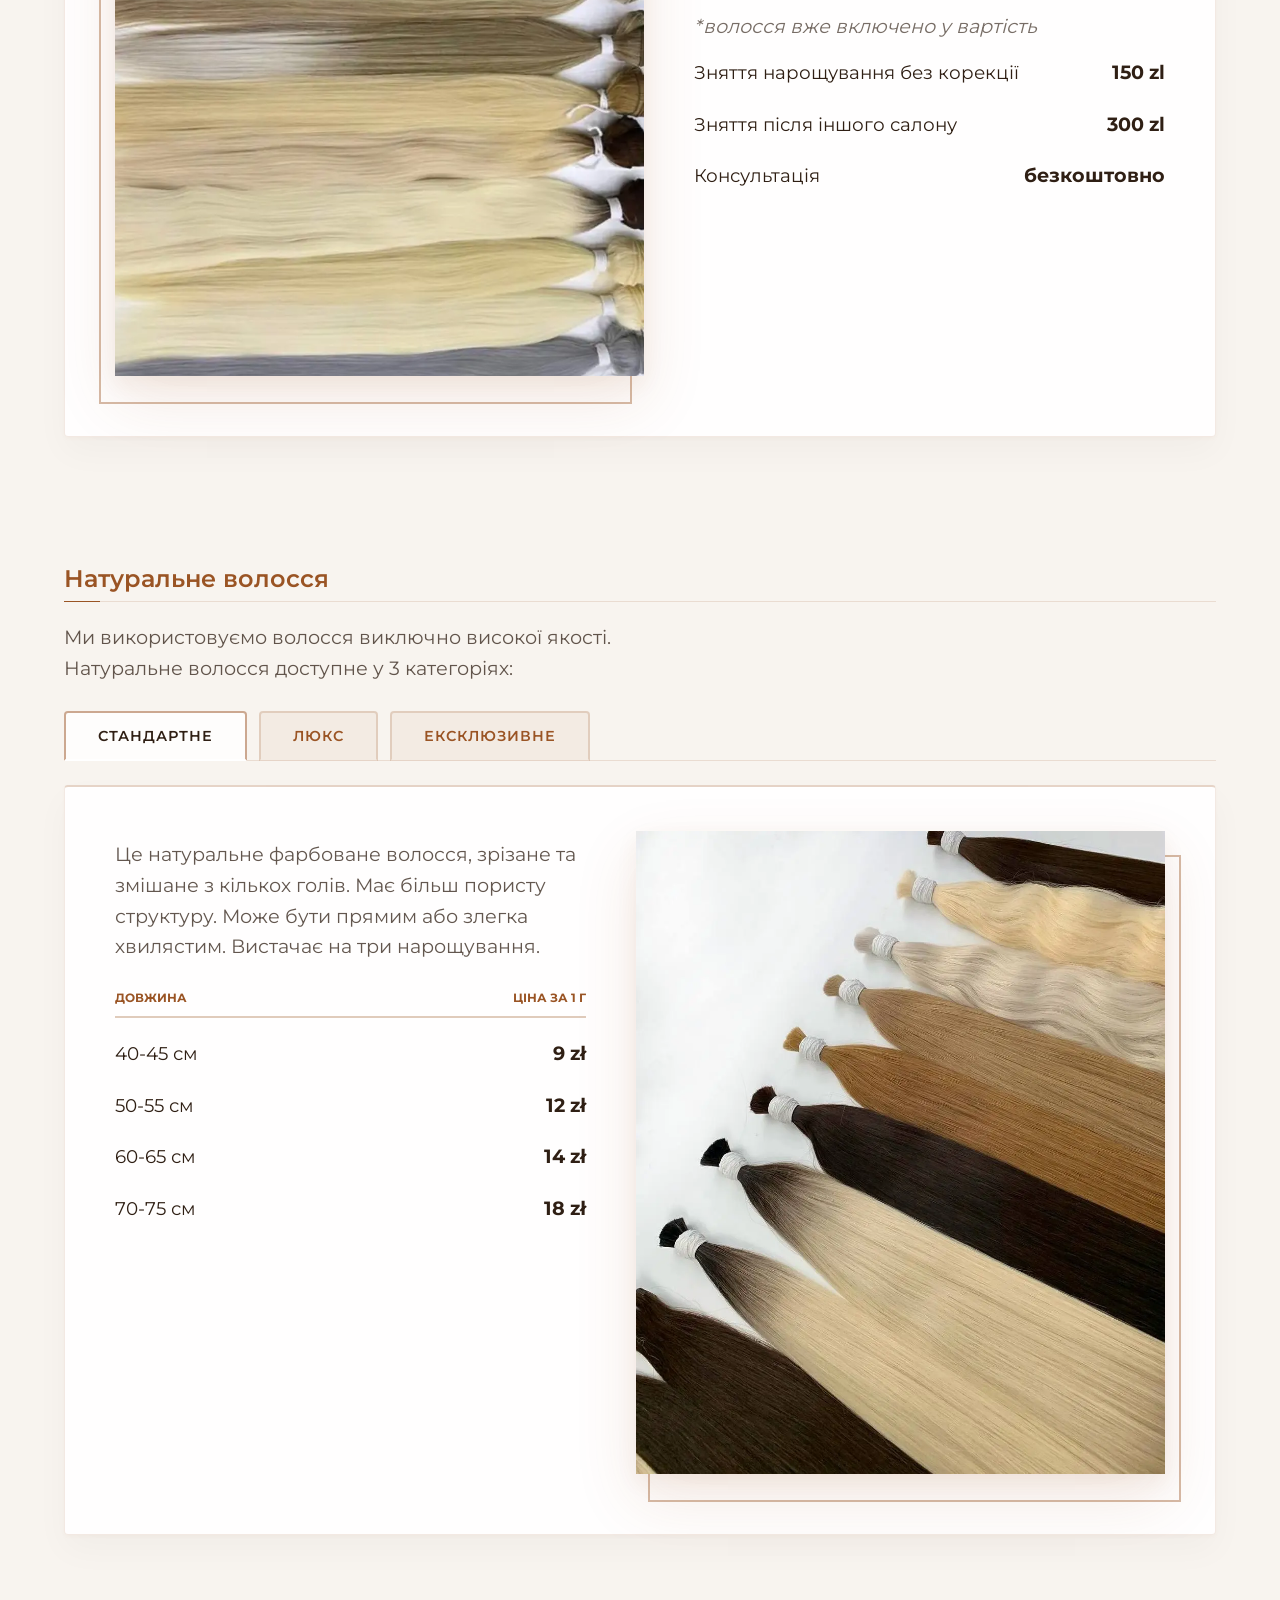
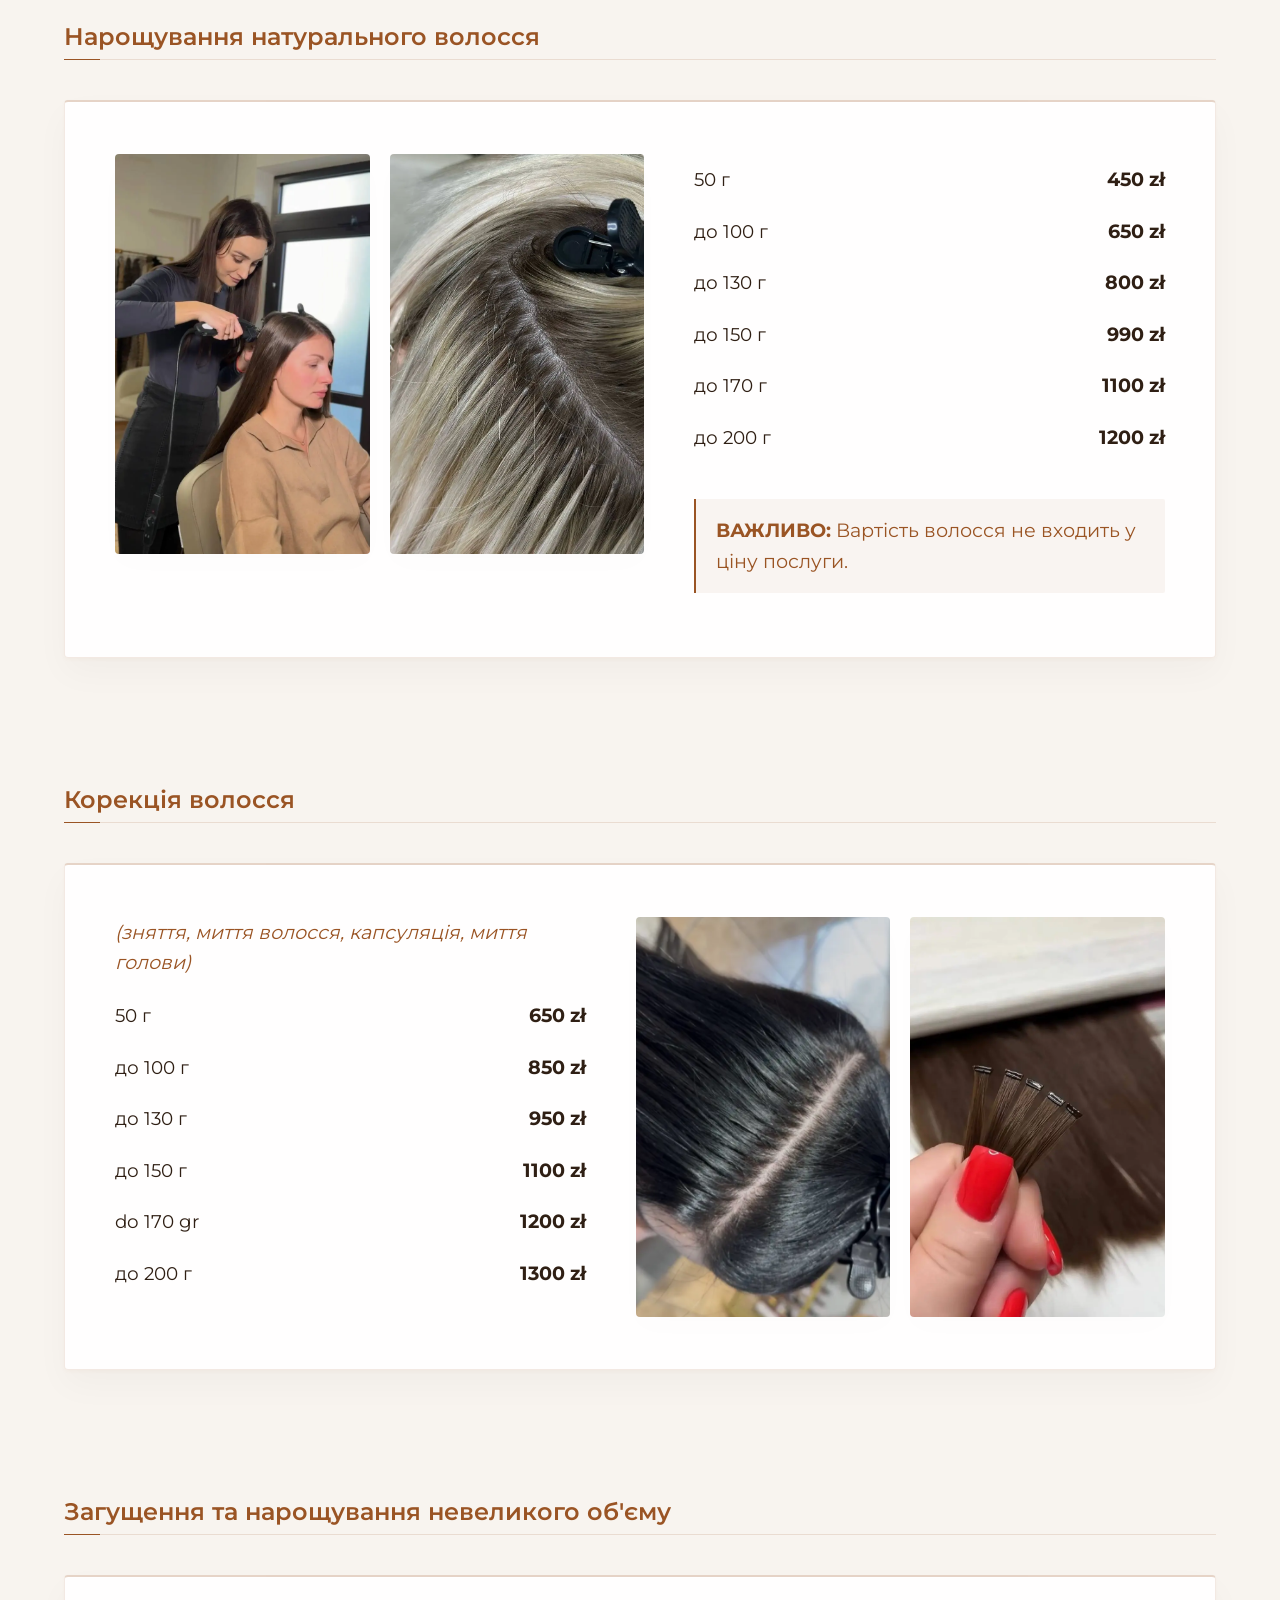
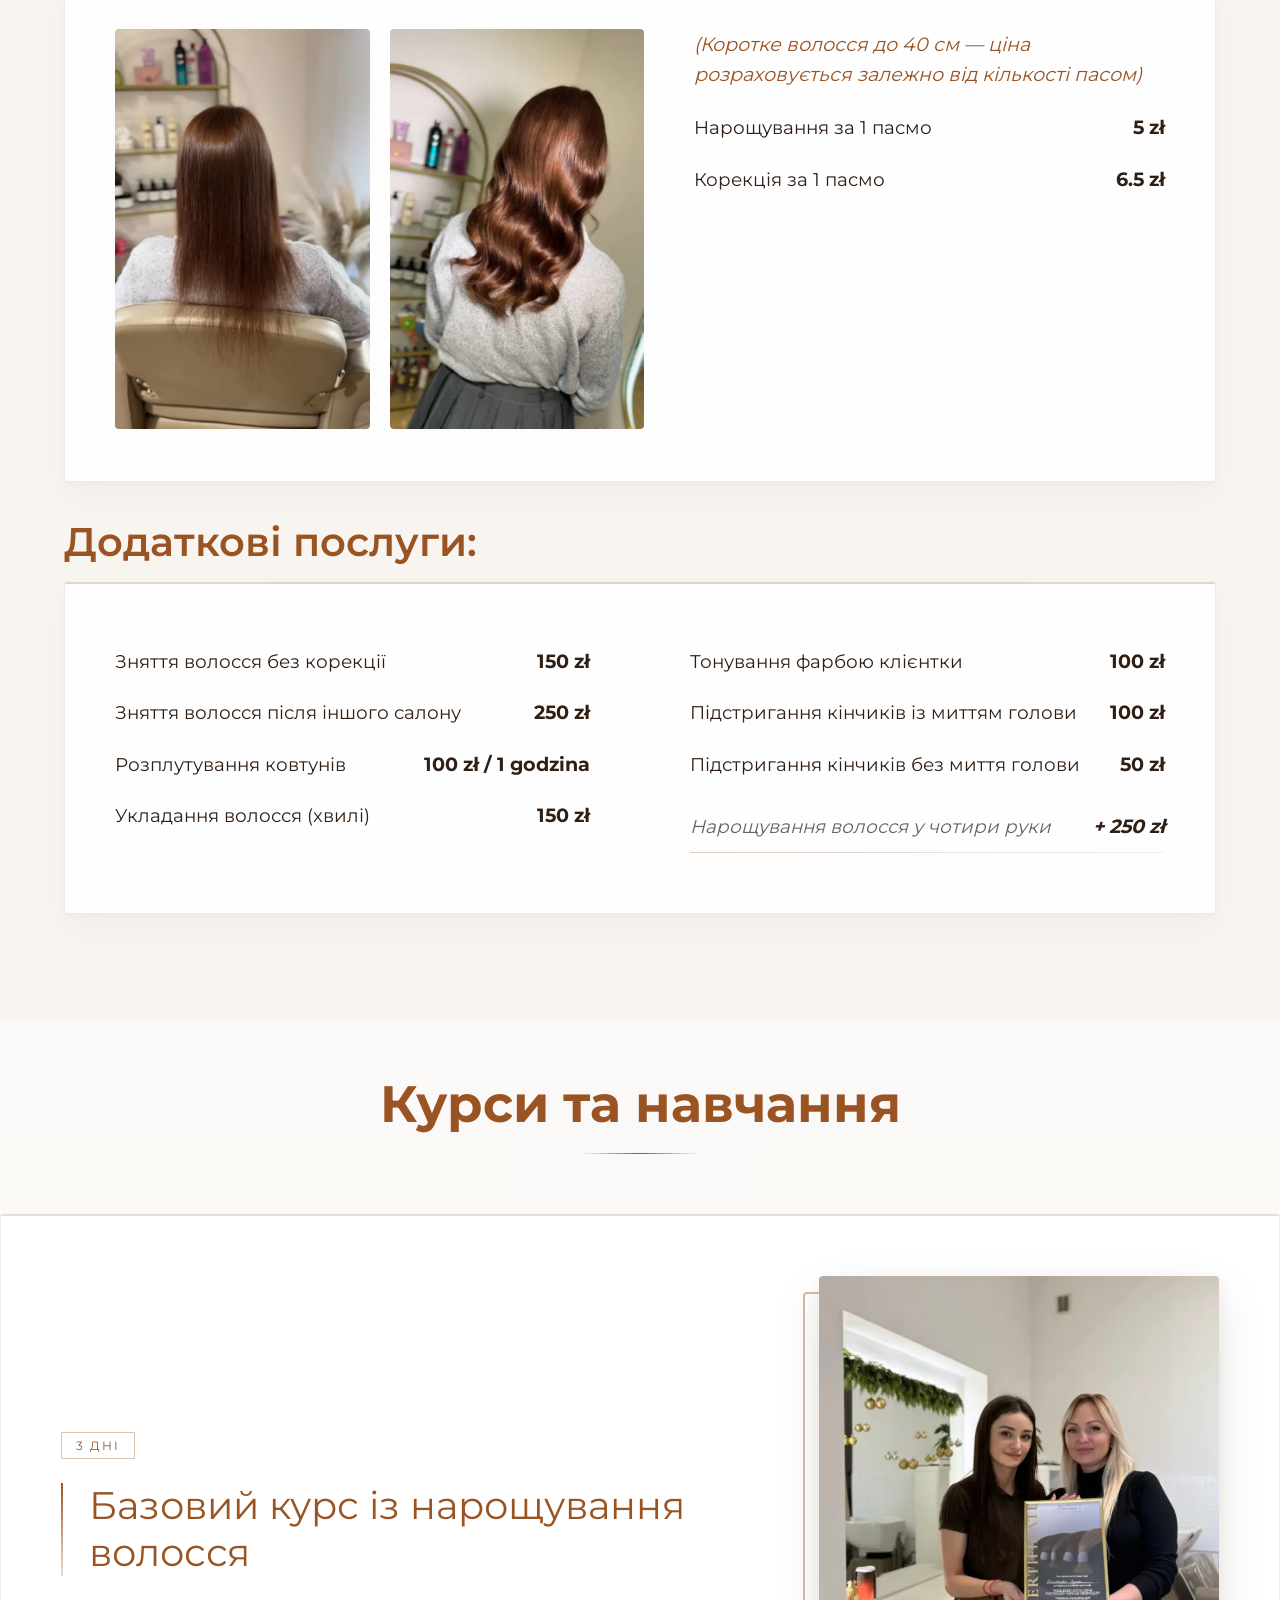
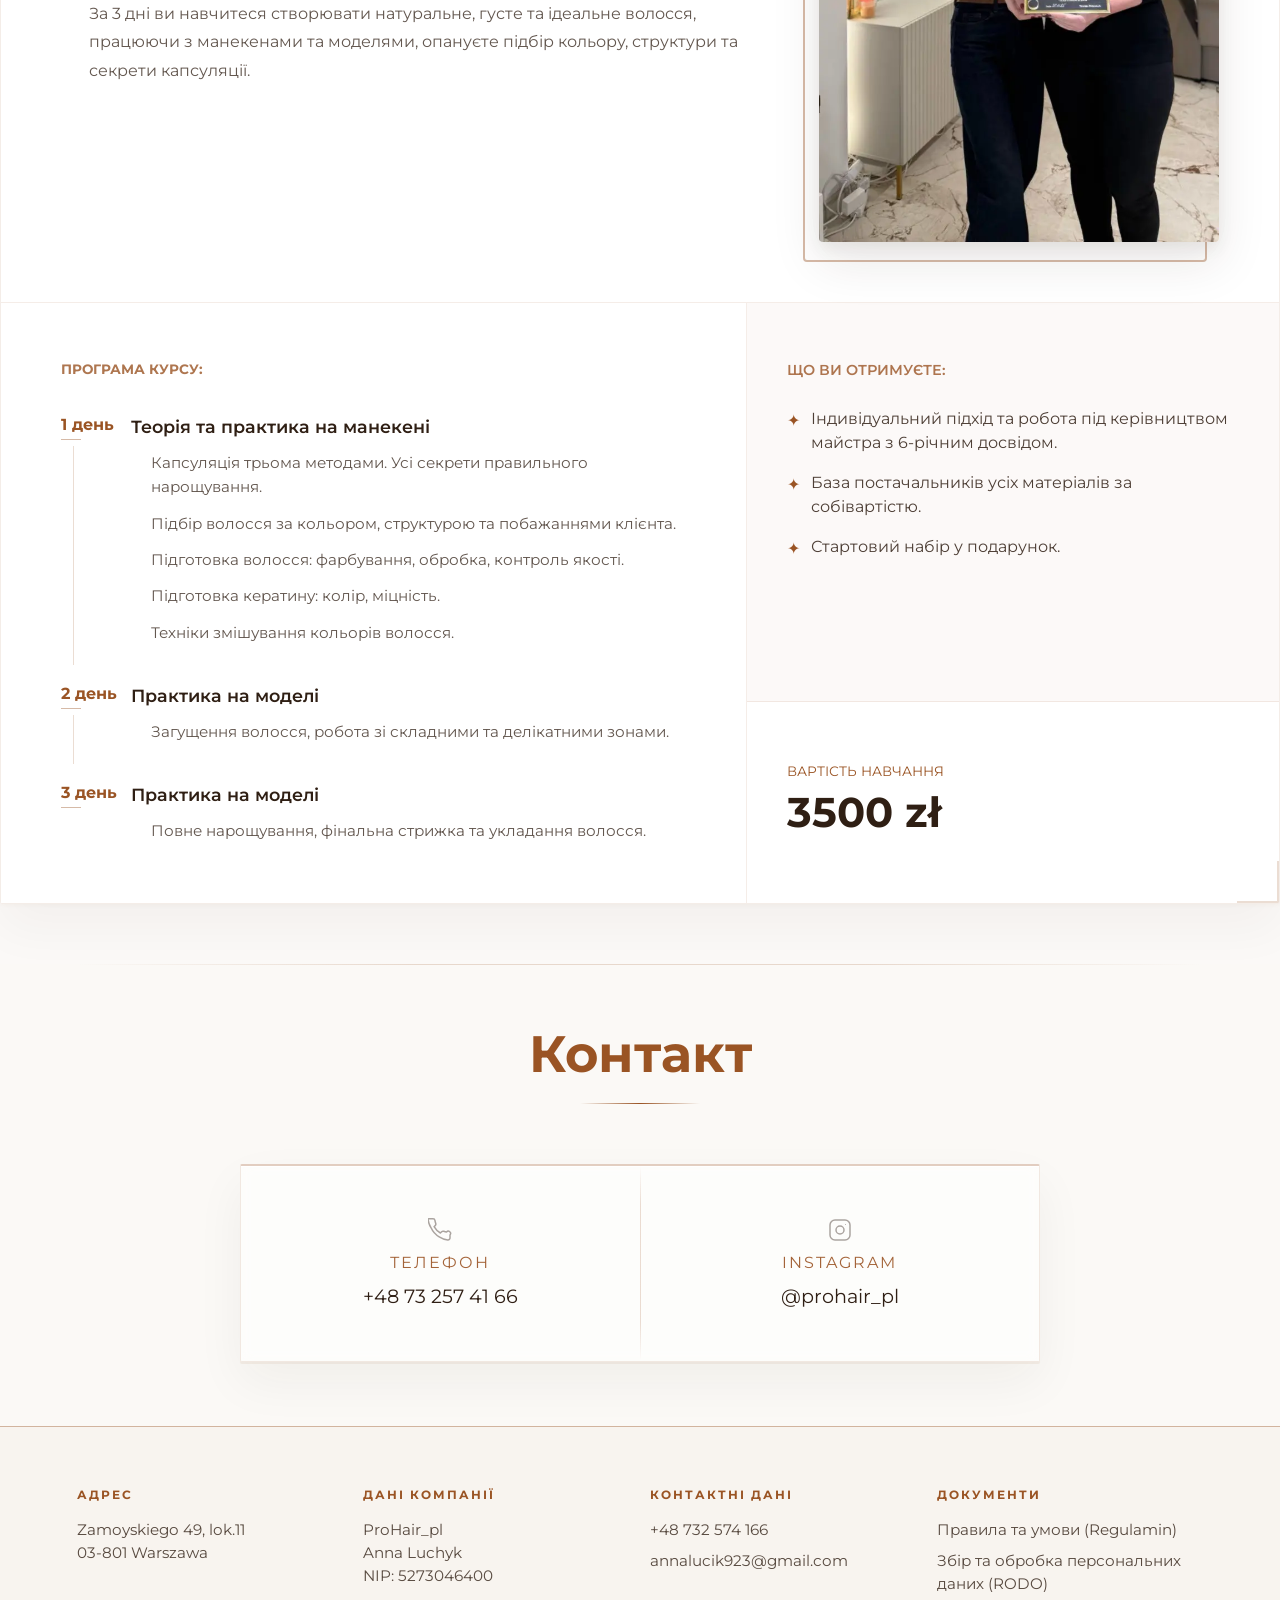
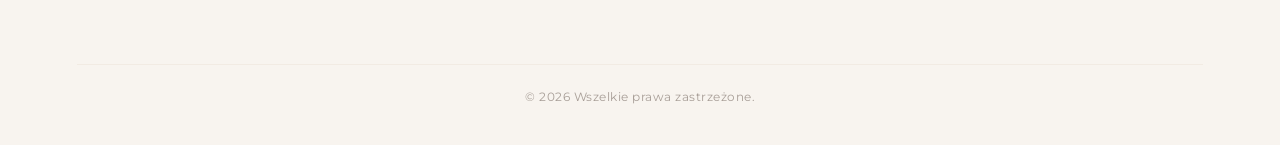
<file: uk/index.html>
<!DOCTYPE html>
<html lang="uk">

<head>
    <meta charset="UTF-8">
    <meta name="viewport" content="width=device-width, initial-scale=1.0">
    <meta http-equiv="X-UA-Compatible" content="ie=edge">
    <title>ProHair</title>

    <link rel="preload" href="../assets/fonts/montserrat/Montserrat-Bold.woff2" as="font" type="font/woff2" crossorigin>
    <link rel="preload" href="../assets/fonts/montserrat/Montserrat-Regular.woff2" as="font" type="font/woff2"
        crossorigin>

    <meta name="description"
        content="Stylistka z 6-letnim doświadczeniem w przedłużaniu włosów. Specjalizacja: małe, precyzyjne kapsułki – niewidoczne, bezpieczne i delikatne dla włosów.">
    <meta name="author" content="ProHair_pl">
    <link rel="shortcut icon" href="../assets/favicon/favicon.ico" type="image/x-icon">

    <link rel="icon" type="image/png" sizes="32x32" href="../assets/favicon/favicon-32x32.png">
    <link rel="icon" type="image/png" sizes="16x16" href="../assets/favicon/favicon-16x16.png">

    <link rel="apple-touch-icon" sizes="180x180" href="../assets/favicon/apple-touch-icon.png">

    <link rel="manifest" href="../assets/favicon/site.webmanifest">

    <meta name="theme-color" content="#D2B48C">

    <!-- todo -->
    <!-- <meta property="og:type" content="website">
    <meta property="og:url" content=""> <meta property="og:title" content="ProHair_pl | Przedłużanie i modyfikacja włosów">
    <meta property="og:description" content="Naturalny efekt. Małe kapsułki. Maksymalny komfort.">
    <meta property="og:image" content=""> <meta property="twitter:card" content="summary_large_image">
    <meta property="twitter:url" content="">
    <meta property="twitter:title" content="ProHair_pl | Przedłużanie i modyfikacja włosów">
    <meta property="twitter:description" content="Naturalny efekt. Małe kapsułki. Maksymalny komfort.">
    <meta property="twitter:image" content=""> -->
    <!-- todo end -->

    <link rel="alternate" hreflang="pl" href="https://prohair.pl/">
    <link rel="alternate" hreflang="uk" href="https://prohair.pl/uk/">

    <link rel="preload" as="image" href="../assets/images/hero.webp" fetchpriority="high">

    <link rel="stylesheet" href="../css/main.css">
</head>

<body>
    <header class="header">
        <a href="/" class="logo">
            <picture>
                <source srcset="../assets/images/logo.webp" type="image/webp">
                <img src="../assets/images/logo.jpg" alt="логотип ProHair_pl" height="45" loading="lazy">
            </picture>
        </a>

        <div class="header__actions">
            <nav class="nav">
                <ul>
                    <li><a href="/uk/#price">Послуги</a></li>
                    <li><a href="/uk/#course">Навчання</a></li>
                    <li><a href="/uk/#contacts">Контакт</a></li>
                </ul>
            </nav>

            <div class="lang-switcher">
                <a href="/" class="lang-link">PL</a>
                <span class="lang-divider">|</span>
                <a href="/uk/" class="lang-link active">UA</a>
            </div>

            <button class="burger" aria-label="Menu">
                <span></span>
                <span></span>
                <span></span>
            </button>
        </div>
    </header>

    <main>
        <section id="hero" class="hero">
            <div class="hero__container">
                <div class="hero__content">
                    <h1 class="hero__title">Нарощування та&nbsp;модифікація волосся</h1>
                    <p class="hero__subtitle">
                        <span>Натуральний ефект</span>
                        <span>Мікрокапсули</span>
                        <span>Максимальний комфорт</span>
                    </p>
                    <p class="hero__subtitle">
                        Я стиліст із шестирічним досвідом роботи в індустрії нарощування волосся. У мене сотні
                        задоволених клієнтів і десятки студентів, які вже працюють у сфері краси.
                    </p>
                    <p class="hero__subtitle">
                        Я спеціалізуюся на нарощуванні та модифікації волосся. Я працюю з маленькими, точними капсулами
                        — вони невидимі, безпечні та виготовлені з урахуванням стану вашого натурального волосся.
                    </p>
                    <a href="/uk/#contacts" class="hero__btn">Записатися</a>
                </div>
                <div class="hero__image">
                    <picture>
                        <source srcset="../assets/images/hero.webp" type="image/webp">
                        <img src="../assets/images/hero.jpg" alt="Салон ProHair_pl" width="800" fetchpriority="high">
                    </picture>
                </div>
            </div>
        </section>


        <section id="price" class="price">
            <h2 class="section-title">Послуги</h2>

            <div class="price__item">
                <h3 class="price__category-title">Відновлюючі процедури</h3>
                <div class="price__body">
                    <div class="price__content">
                        <p class="price__description">
                            Процедури спрямовані на глибоке відновлення структури волосся зсередини, повертаючи йому
                            природний блиск, силу та еластичність. Ідеально підходять для пошкодженого, сухого або
                            ламкого волосся, яке потребує інтенсивної регенерації. Ці процедури не створюють візуального
                            ефекту розгладження, як кератинове випрямлення, а працюють саме на відновлення та
                            оздоровлення волосся.
                        </p>
                        <p class="price__note">Ціна процедури залежить від густоти та довжини волосся:</p>
                        <ul class="price__list">
                            <li class="price__row">
                                <span>До 40 см</span>
                                <span>150 zł</span>
                            </li>
                            <li class="price__row">
                                <span>До 60 см</span>
                                <span>200 zł</span>
                            </li>
                            <li class="price__row">
                                <span>Від 60 см і більше</span>
                                <span>250 zł</span>
                            </li>
                            <li class="price__row price__row--extra">
                                <span>Процедура на нарощене волосся</span>
                                <span>+ 80 zł</span>
                            </li>
                        </ul>
                    </div>
                    <div class="price__image">
                        <picture>
                            <source srcset="../assets/images/zabiegi-regeneracyjne.webp" type="image/webp">
                            <img src="../assets/images/zabiegi-regeneracyjne.jpg" alt="Регенеративні процедури">
                        </picture>
                    </div>
                </div>
            </div>

            <div class="price__item">
                <h3 class="price__category-title">Пілінг шкіри</h3>
                <div class="price__body">
                    <div class="price__content">
                        <p class="price__description">
                            Ця процедура делікатно відлущує відмерлі клітини шкіри та очищає шкіру голови від
                            забруднень, залишків засобів для укладання та надлишку шкірного сала. Вона допомагає
                            очистити волосяні фолікули, покращує кровообіг, що може сприяти росту волосся, та залишає
                            шкіру голови свіжою та здоровою.
                        </p>
                        <ul class="price__list">
                            <li class="price__row">
                                <span>Ціна</span>
                                <span>100 zł</span>
                            </li>
                            <li class="price__row">
                                <span>Пілінг шкіри голови впакеті з процедурою</span>
                                <span>60 zł</span>
                            </li>
                        </ul>
                    </div>
                    <div class="price__image">
                        <picture>
                            <source srcset="../assets/images/peeling-skóry.webp" type="image/webp">
                            <img src="../assets/images/peeling-skóry.jpg" alt="Пілінг шкіри">
                        </picture>
                    </div>
                </div>
            </div>

            <div class="price__item">
                <h3 class="price__category-title">Термічні процедури</h3>
                <div class="price__body">
                    <div class="price__content">
                        <p class="price__description">
                            Процедури, спрямовані на зміну структури волосся, усунення пухнастості та розгладження
                            кучерів будь-якої інтенсивності. Вони роблять волосся більш гладким, слухняним і блискучим,
                            значно полегшуючи щоденний догляд та укладання, а також допомагають відростити здорову
                            довжину. </p>
                        <h4 class="price__sub-title">Ботокс / Кератин</h4>
                        <ul class="price__list">
                            <li class="price__row">
                                <span>До 35 см</span>
                                <span>300 zł</span>
                            </li>
                            <li class="price__row">
                                <span>До 45 см</span>
                                <span>400 zł</span>
                            </li>
                            <li class="price__row">
                                <span>До 55 см</span>
                                <span>500 zł</span>
                            </li>
                            <li class="price__row">
                                <span>DДо 65 см</span>
                                <span>600 zł</span>
                            </li>
                            <li class="price__row">
                                <span>Від 75 см</span>
                                <span>700 zł</span>
                            </li>
                        </ul>
                        <ul class="price__list price__list--footer">
                            <li class="price__row price__row--info">
                                <span>*Підклад у пакеті з процедурою</span>
                                <span>80 zł</span>
                            </li>
                            <li class="price__row price__row--info">
                                <span>*Підстригання кінчиків</span>
                                <span>безкоштовно</span>
                            </li>
                            <li class="price__row price__row--info">
                                <span>*Пілінг шкіри голови в пакеті з процедурою</span>
                                <span>60 zł</span>
                            </li>
                            <li class="price__row price__row--info">
                                <span>*Доплата за нарощене волосся</span>
                                <span>100 zł</span>
                            </li>
                        </ul>
                    </div>
                    <div class="price__image">
                        <picture>
                            <source srcset="../assets/images/botoks-keratyna.webp" type="image/webp">
                            <img src="../assets/images/botoks-keratyna.jpg" alt="Ботокс / Кератин">
                        </picture>
                    </div>
                </div>
            </div>

            <div class="price__group">
                <div class="price__item price__item--main">
                    <h3 class="price__category-title">Нарощування волосся. Капсульна техніка.</h3>
                    <p class="price__description">
                        Техніка, що передбачає нарощування натурального або біопротеїнового волосся за допомогою
                        спеціальних кератинових капсул. Метод забезпечує надійне, непомітне та делікатне кріплення
                    </p>
                </div>

                <div class="price__item price__item--sub">
                    <h4 class="price__sub-title">Біопротеїнове волосся</h4>
                    <div class="price__body">
                        <div class="price__content">
                            <p class="price__description">
                                Це синтетичне волосся, покрите кератином, яке дуже схоже на натуральне волосся. Воно
                                потребує додаткового догляду та є одноразовим. Під час повторного нарощування
                                використовується нове волосся.
                            </p>
                            <ul class="price__list">
                                <li class="price__row">
                                    <span>Нарощування 100–120 грамів</span>
                                    <strong>900 zł</strong>
                                </li>
                                <li class="price__row">
                                    <span>Нарощування 120–160 грамів</span>
                                    <strong>1100 zł</strong>
                                </li>
                                <li class="price__row">
                                    <span>Загущення</span>
                                    <strong>600-800 zł</strong>
                                </li>
                            </ul>
                            <Ul class="price__list">
                                <li class="price__row price__row--info">
                                    <span>*волосся вже включено у вартість</span>
                                    <span></span>
                                </li>
                                <li class="price__row">
                                    <span>Зняття нарощування без корекції</span>
                                    <span>150 zl</span>
                                </li>
                                <li class="price__row">
                                    <span>Зняття після іншого салону</span>
                                    <span>300 zl</span>
                                </li>
                                <li class="price__row">
                                    <span>Консультація</span>
                                    <span>безкоштовно</span>
                                </li>

                            </Ul>
                        </div>
                        <div class="price__image">
                            <picture>
                                <source srcset="../assets/images/bioproteinowe.webp" type="image/webp">
                                <img src="../assets/images/bioproteinowe.jpg" alt="Біопротеїнове волосся">
                            </picture>
                        </div>
                    </div>
                </div>

                <div class="price__tabs-section">
                    <h4 class="price__sub-title">Натуральне волосся</h4>
                    <p class="price__description">
                        Ми використовуємо волосся виключно високої якості. Натуральне волосся доступне у 3 категоріях:
                    </p>
                    <ul class="price__tabs-nav">
                        <li>
                            <button class="price__tab-btn active" data-tab="standard">Стандартне</button>
                        </li>
                        <li>
                            <button class="price__tab-btn" data-tab="lux">Люкс</button>
                        </li>
                        <li>
                            <button class="price__tab-btn" data-tab="exclusive">Ексклюзивне</button>
                        </li>
                    </ul>
                    <div class="price__tabs-content">
                        <div class="price__tab-panel active" id="standard">
                            <div class="price__body">
                                <div class="price__content">
                                    <p class="price__description">
                                        Це натуральне фарбоване волосся, зрізане та змішане з кількох голів. Має більш
                                        пористу структуру. Може бути прямим або злегка хвилястим. Вистачає на три
                                        нарощування.
                                    </p>
                                    <ul class="price__list">
                                        <li class="price__list-header">
                                            <span>Довжина</span>
                                            <span>Ціна за 1 г</span>
                                        </li>

                                        <li class="price__row">
                                            <span>40-45 см</span>
                                            <span>9 zł</span>
                                        </li>
                                        <li class="price__row">
                                            <span>50-55 см</span>
                                            <span>12 zł</span>
                                        </li>
                                        <li class="price__row">
                                            <span>60-65 см</span>
                                            <span>14 zł</span>
                                        </li>
                                        <li class="price__row">
                                            <span>70-75 см</span>
                                            <span>18 zł</span>
                                        </li>
                                    </ul>
                                </div>
                                <div class="price__image">

                                    <picture>
                                        <source srcset="../assets/images/standart.webp" type="image/webp">
                                        <img src="../assets/images/standart.jpg" alt="Стандартне волосся">
                                    </picture>
                                </div>
                            </div>
                        </div>
                        <div class="price__tab-panel" id="lux">
                            <div class="price__body">
                                <div class="price__content">
                                    <p class="price__description">
                                        Це волосся, зрізане з однієї голови, яке було освітлене або пофарбоване. Може
                                        бути прямим, хвилястим або кучерявим. Вистачає на 5–6 нарощувань.
                                    </p>
                                    <ul class="price__list">
                                        <li class="price__list-header">
                                            <span>До</span>
                                            <span>Ціна за 1 г</span>
                                        </li>

                                        <li class="price__row">
                                            <span>40 - 49 см</span>
                                            <span>14 zł</span>
                                        </li>
                                        <li class="price__row">
                                            <span>50 - 59 см</span>
                                            <span>18 zł</span>
                                        </li>
                                        <li class="price__row">
                                            <span>60 - 69 см</span>
                                            <span>22 zł</span>
                                        </li>
                                        <li class="price__row">
                                            <span>70 - 79 см</span>
                                            <span>26 zł</span>
                                        </li>
                                    </ul>
                                </div>
                                <div class="price__image">
                                    <picture>
                                        <source srcset="../assets/images/lux.webp" type="image/webp">
                                        <img src="../assets/images/lux.jpg" alt="Люкс волосся">
                                    </picture>
                                </div>
                            </div>
                        </div>
                        <div class="price__tab-panel" id="exclusive">
                            <div class="price__body">
                                <div class="price__content">
                                    <p class="price__description">
                                        Це волосся, зрізане з однієї голови, переважно дитяче, дівоче.
                                        Нефарбоване, натуральні блонди та світло-русяві відтінки. Вистачає на 6 і більше
                                        нарощувань. Може мати різну структуру.
                                    </p>
                                    <ul class="price__list">
                                        <li class="price__list-header">
                                            <span>Довжина</span>
                                            <span>Ціна за 1 г</span>
                                        </li>

                                        <li class="price__row">
                                            <span>35 - 42 см</span>
                                            <span>16 zł</span>
                                        </li>
                                        <li class="price__row">
                                            <span>42 - 50 см</span>
                                            <span>19 zł</span>
                                        </li>
                                        <li class="price__row">
                                            <span>50 - 56 см</span>
                                            <span>23 zł</span>
                                        </li>
                                        <li class="price__row">
                                            <span>56 - 62 см</span>
                                            <span>26 zł</span>
                                        </li>
                                        <li class="price__row">
                                            <span>62 - 70 см</span>
                                            <span>29 zł</span>
                                        </li>
                                    </ul>
                                </div>
                                <div class="price__image">
                                    <picture>
                                        <source srcset="../assets/images/exclusive.webp" type="image/webp">
                                        <img src="../assets/images/exclusive.jpg" alt="Ексклюзивне волосся">
                                    </picture>
                                </div>
                            </div>
                        </div>
                    </div>
                </div>

                <div class="price__item price__item--sub">
                    <h4 class="price__sub-title">Нарощування натурального волосся</h4>
                    <div class="price__body">
                        <div class="price__content">
                            <ul class="price__list">
                                <li class="price__row">
                                    <span>50 г</span>
                                    <span>450 zł</span>
                                </li>
                                <li class="price__row">
                                    <span>до 100 г</span>
                                    <span>650 zł</span>
                                </li>
                                <li class="price__row">
                                    <span>до 130 г</span>
                                    <span>800 zł</span>
                                </li>
                                <li class="price__row">
                                    <span>до 150 г</span>
                                    <span>990 zł</span>
                                </li>
                                <li class="price__row">
                                    <span>до 170 г</span>
                                    <span>1100 zł</span>
                                </li>
                                <li class="price__row">
                                    <span>до 200 г</span>
                                    <span>1200 zł</span>
                                </li>
                            </ul>
                            <p class="price__note price__note--important">
                                <strong>ВАЖЛИВО:</strong>
                                Вартість волосся не входить у ціну послуги.
                            </p>
                        </div>
                        <div class="price__image price__image--duo">
                            <picture>
                                <source srcset="../assets/images/założenie-3.webp" type="image/webp">
                                <img src="../assets/images/założenie-3.jpg" alt="Нарощування волосся">
                            </picture>
                            <picture>
                                <source srcset="../assets/images/założenie-2.webp" type="image/webp">
                                <img src="../assets/images/założenie-2.jpg" alt="Нарощування волосся">
                            </picture>
                        </div>
                    </div>
                </div>

                <div class="price__item price__item--sub">
                    <h4 class="price__sub-title">Корекція волосся</h4>
                    <div class="price__body">
                        <div class="price__content">
                            <p class="price__note">
                                (зняття, миття волосся, капсуляція, миття голови)
                            </p>
                            <ul class="price__list">
                                <li class="price__row">
                                    <span>50 г</span>
                                    <span>650 zł</span>
                                </li>
                                <li class="price__row">
                                    <span>до 100 г</span>
                                    <span>850 zł</span>
                                </li>
                                <li class="price__row">
                                    <span>до 130 г</span>
                                    <span>950 zł</span>
                                </li>
                                <li class="price__row">
                                    <span>до 150 г</span>
                                    <span>1100 zł</span>
                                </li>
                                <li class="price__row">
                                    <span>do 170 gr</span>
                                    <span>1200 zł</span>
                                </li>
                                <li class="price__row">
                                    <span>до 200 г</span>
                                    <span>1300 zł</span>
                                </li>
                            </ul>
                        </div>
                        <div class="price__image price__image--duo price__image--mobile-row">
                            <picture>
                                <source srcset="../assets/images/podciąganie-włosów.webp" type="image/webp">
                                <img src="../assets/images/podciąganie-włosów.jpg" alt="Корекція волосся">
                            </picture>
                            <picture>
                                <source srcset="../assets/images/podciąganie-włosów-2.webp" type="image/webp">
                                <img src="../assets/images/podciąganie-włosów-2.jpg" alt="Корекція волосся">
                            </picture>
                        </div>
                    </div>
                </div>

                <div class="price__item price__item--sub">
                    <h4 class="price__sub-title">Загущення та нарощування невеликого об'єму</h4>
                    <div class="price__body">
                        <div class="price__content">
                            <p class="price__note">
                                (Коротке волосся до 40 см — ціна розраховується залежно від кількості пасом)
                            </p>
                            <ul class="price__list">
                                <li class="price__row">
                                    <span>Нарощування за 1 пасмо</span>
                                    <span>5 zł</span>
                                </li>
                                <li class="price__row">
                                    <span>Корекція за 1 пасмо</span>
                                    <span>6.5 zł</span>
                                </li>
                            </ul>
                        </div>
                        <div class="price__image price__image--duo price__image--mobile-row">
                            <picture>
                                <source srcset="../assets/images/zagęszczenie-1.webp" type="image/webp">
                                <img src="../assets/images/zagęszczenie-1.jpg" alt="Загущення">
                            </picture>
                            <picture>
                                <source srcset="../assets/images/zagęszczenie-2.webp" type="image/webp">
                                <img src="../assets/images/zagęszczenie-2.jpg" alt="Загущення">
                            </picture>
                        </div>
                    </div>
                </div>

            </div>

            <div class="price__item">
                <h3 class="price__category-title">Додаткові послуги:</h3>
                <div class="price__body price__body--full">
                    <div class="price__content price__content--wide">
                        <ul class="price__list">
                            <li class="price__row">
                                <span>Зняття волосся без корекції</span>
                                <span>150 zł</span>
                            </li>
                            <li class="price__row">
                                <span>Зняття волосся після іншого салону</span>
                                <span>250 zł</span>
                            </li>
                            <li class="price__row">
                                <span>Розплутування ковтунів</span>
                                <span>100 zł / 1 godzina</span>
                            </li>
                            <li class="price__row">
                                <span>Укладання волосся (хвилі)</span>
                                <span>150 zł</span>
                            </li>
                            <li class="price__row">
                                <span>Тонування фарбою клієнтки</span>
                                <span>100 zł</span>
                            </li>
                            <li class="price__row">
                                <span>Підстригання кінчиків із миттям голови</span>
                                <span>100 zł</span>
                            </li>
                            <li class="price__row">
                                <span>Підстригання кінчиків без миття голови</span>
                                <span>50 zł</span>
                            </li>
                            <li class="price__row price__row--extra">
                                <span>Нарощування волосся у чотири руки</span>
                                <span>+ 250 zł</span>
                            </li>
                        </ul>
                    </div>
                </div>
            </div>

        </section>

        <section class="course" id="course">
            <h2 class="section-title">Курси та навчання</h2>

            <div class="course__card">

                <div class="course__header">
                    <div class="course__intro-wrapper">
                        <div class="course__header-content">
                            <span class="course__tag">3 дні</span>
                            <h3 class="course__title">Базовий курс із нарощування волосся</h3>
                            <p class="course__lead">
                                За 3 дні ви навчитеся створювати натуральне, густе та ідеальне волосся, працюючи з
                                манекенами та моделями, опануєте підбір кольору, структури та секрети капсуляції.
                            </p>
                        </div>
                        <div class="course__header-image">
                            <picture>
                                <source srcset="../assets/images/course.webp" type="image/webp">
                                <img src="../assets/images/course.jpg" alt="Курс нарощування волосся">
                            </picture>
                        </div>
                    </div>
                </div>

                <div class="course__body">

                    <div class="course__program">
                        <h4 class="course__program-title">Програма курсу:</h4>

                        <div class="course__day">
                            <div class="course__day-header">
                                <span class="course__day-num">1&nbsp;день</span>
                                <span class="course__day-label">
                                    Теорія та практика на манекені
                                </span>
                            </div>
                            <ul class="course__list">
                                <li>
                                    <span>
                                        Капсуляція трьома методами. Усі секрети правильного нарощування.
                                    </span>
                                </li>
                                <li>
                                    <span>
                                        Підбір волосся за кольором, структурою та побажаннями клієнта.
                                    </span>
                                </li>
                                <li>
                                    <span>
                                        Підготовка волосся: фарбування, обробка, контроль якості.
                                    </span>
                                <li>
                                    <span>
                                        Підготовка кератину: колір, міцність.
                                    </span>
                                </li>
                                <li>
                                    <span>
                                        Техніки змішування кольорів волосся.
                                    </span>
                                </li>
                            </ul>
                        </div>

                        <div class="course__day">
                            <div class="course__day-header">
                                <span class="course__day-num">2&nbsp;день</span>
                                <span class="course__day-label">Практика на моделі</span>
                            </div>
                            <ul class="course__list">
                                <li>
                                    <span>
                                        Загущення волосся, робота зі складними та делікатними зонами.
                                    </span>
                                </li>
                            </ul>
                        </div>

                        <div class="course__day">
                            <div class="course__day-header">
                                <span class="course__day-num">3&nbsp;день</span>
                                <span class="course__day-label">Практика на моделі</span>
                            </div>
                            <ul class="course__list">
                                <li>
                                    <span>
                                        Повне нарощування, фінальна стрижка та укладання волосся.
                                    </span>
                                </li>
                            </ul>
                        </div>
                    </div>

                    <div class="course__aside">
                        <div class="course__benefits">
                            <h4 class="course__benefits-title">Що ви отримуєте:</h4>
                            <ul class="course__benefits-list">
                                <li>
                                    <span>
                                        Індивідуальний підхід та робота під керівництвом майстра з 6-річним досвідом.
                                    </span>
                                </li>
                                <li>
                                    <span>
                                        База постачальників усіх матеріалів за собівартістю.
                                    </span>
                                </li>
                                <li>
                                    <span>
                                        Стартовий набір у подарунок.
                                    </span>
                                </li>
                            </ul>
                        </div>

                        <div class="course__price-block">
                            <span class="course__price-label">Вартість навчання</span>
                            <span class="course__price-value">3500 zł</span>
                            <!-- <a href="/uk/#contacts" class="hero__btn">Zapisz się</a> -->
                        </div>
                    </div>
                </div>
            </div>

        </section>

        <section class="contacts" id="contacts">
            <h2 class="section-title">Контакт</h2>

            <div class="contacts__inner">
                <a href="tel:+48732574166" class="contacts__link">
                    <span class="contacts__icon">
                        <svg width="24" height="24" viewBox="0 0 24 24" fill="none" stroke="currentColor"
                            stroke-width="1.5" stroke-linecap="round" stroke-linejoin="round">
                            <path
                                d="M22 16.92v3a2 2 0 01-2.18 2 19.79 19.79 0 01-8.63-3.07A19.5 19.5 0 013.07 9.81a19.79 19.79 0 01-3.07-8.68A2 2 0 012 .82h3a2 2 0 012 1.72c.127.96.361 1.903.7 2.81a2 2 0 01-.45 2.11L6.09 8.72a16 16 0 006.29 6.29l1.27-1.27a2 2 0 012.11-.45c.907.339 1.85.573 2.81.7A2 2 0 0122 16.92z" />
                        </svg>
                    </span>
                    <span class="contacts__label">Телефон</span>
                    <span class="contacts__value">+48 73 257 41 66</span>
                </a>

                <div class="contacts__divider"></div>

                <a href="https://instagram.com/prohair_pl" target="_blank" rel="noopener" class="contacts__link">
                    <span class="contacts__icon">
                        <svg width="24" height="24" viewBox="0 0 24 24" fill="none" stroke="currentColor"
                            stroke-width="1.5" stroke-linecap="round" stroke-linejoin="round">
                            <rect x="2" y="2" width="20" height="20" rx="5" ry="5" />
                            <circle cx="12" cy="12" r="4" />
                            <circle cx="17.5" cy="6.5" r="0.5" fill="currentColor" stroke="none" />
                        </svg>
                    </span>
                    <span class="contacts__label">Instagram</span>
                    <span class="contacts__value">@prohair_pl</span>
                </a>
            </div>
        </section>
    </main>

    <footer class="footer">
        <div class="footer__container">
            <div class="footer__column">
                <span class="footer__label">Адрес</span>
                <p class="footer__content">
                    Zamoyskiego 49, lok.11<br>
                    03-801 Warszawa
                </p>
            </div>

            <div class="footer__column">
                <span class="footer__label">Дані компанії</span>
                <p class="footer__content">
                    ProHair_pl<br>
                    Anna Luchyk<br>
                    NIP: 5273046400<br>
                </p>
            </div>

            <div class="footer__column">
                <span class="footer__label">Контактні дані</span>
                <div class="footer__content">
                    <a href="tel:+48732574166" class="footer__link">+48 732 574 166</a>
                    <a href="mailto:annalucik923@gmail.com" class="footer__link">annalucik923@gmail.com</a>
                </div>
            </div>

            <div class="footer__column">
                <span class="footer__label">Документи</span>
                <div class="footer__content">
                    <a href="/uk/regulamin.html" class="footer__link">Правила та умови (Regulamin)</a>
                    <a href="/uk/rodo.html" class="footer__link">Збір та обробка персональних даних (RODO)</a>
                </div>
            </div>
        </div>

        <div class="footer__bottom">
            <p>&copy; 2026 Wszelkie prawa zastrzeżone.</p>
        </div>
    </footer>

    <script src="../js/main.js"></script>
</body>

</html>
</file>
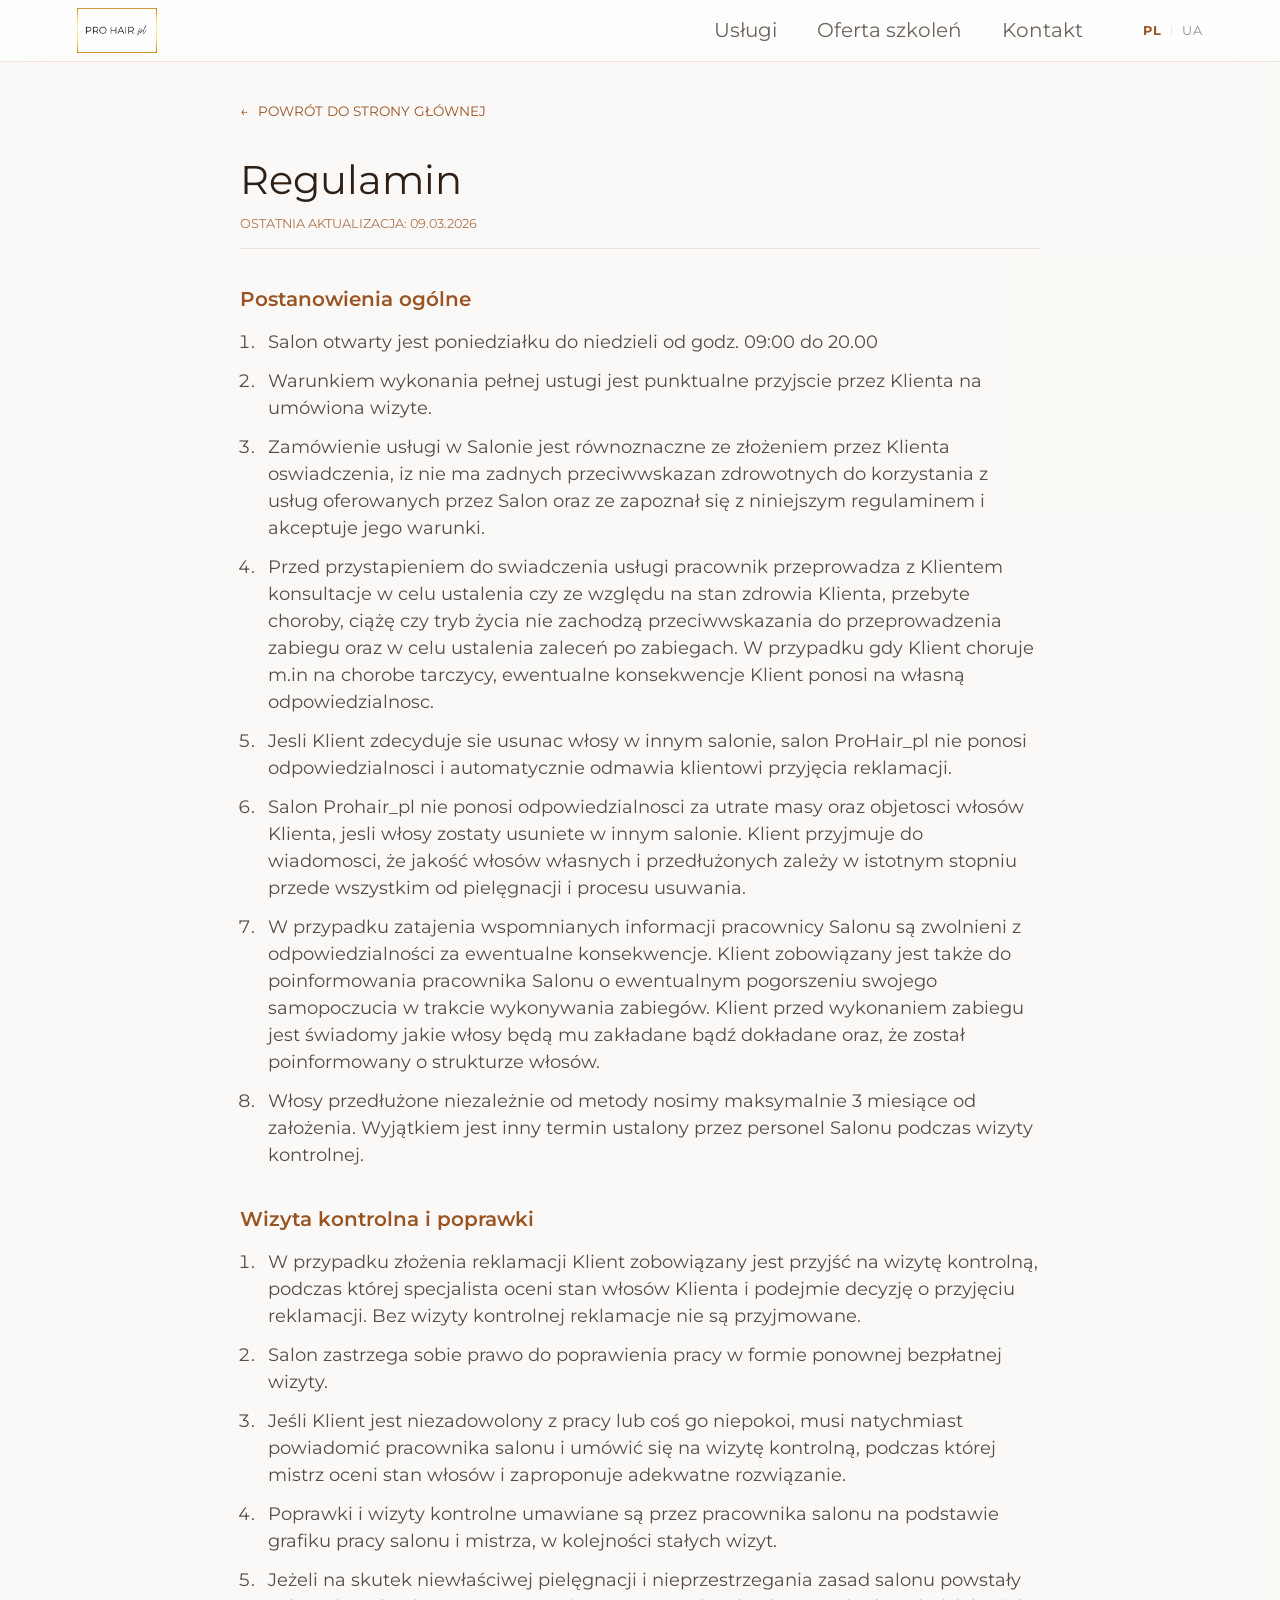
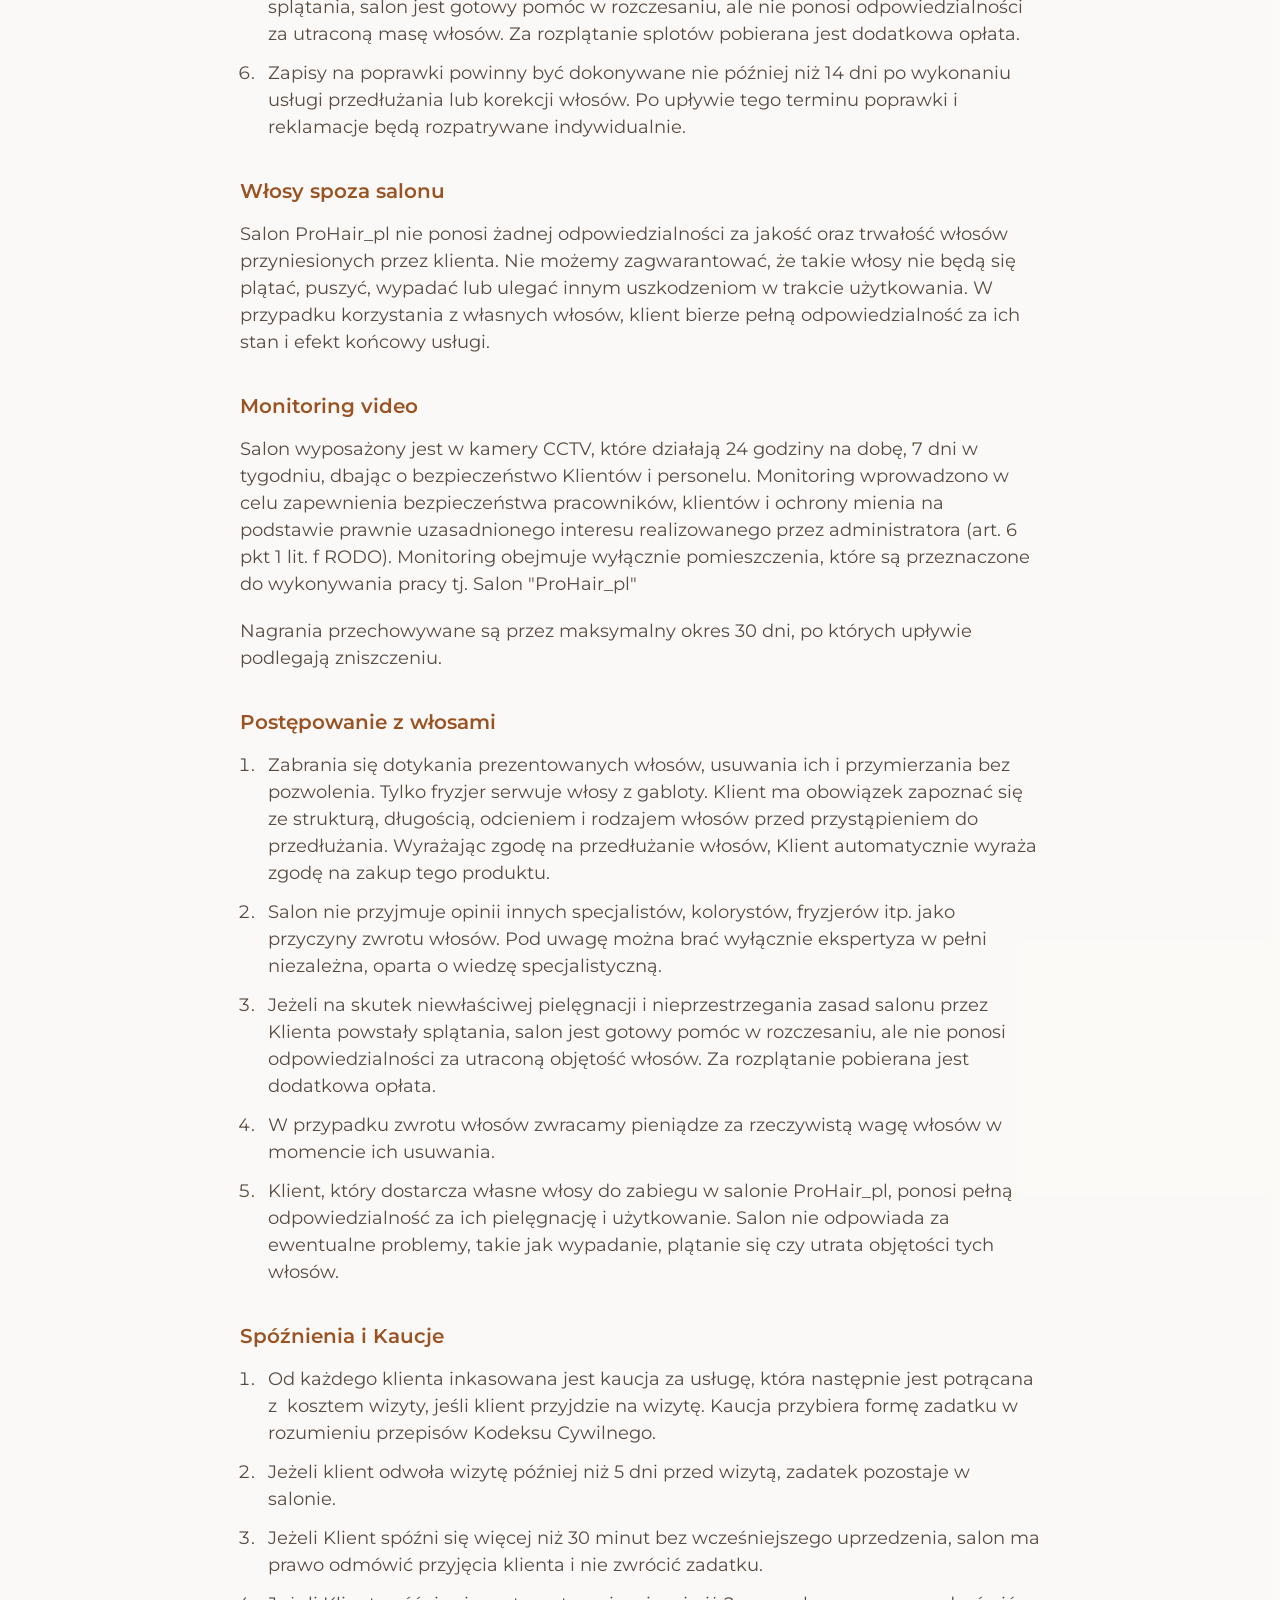
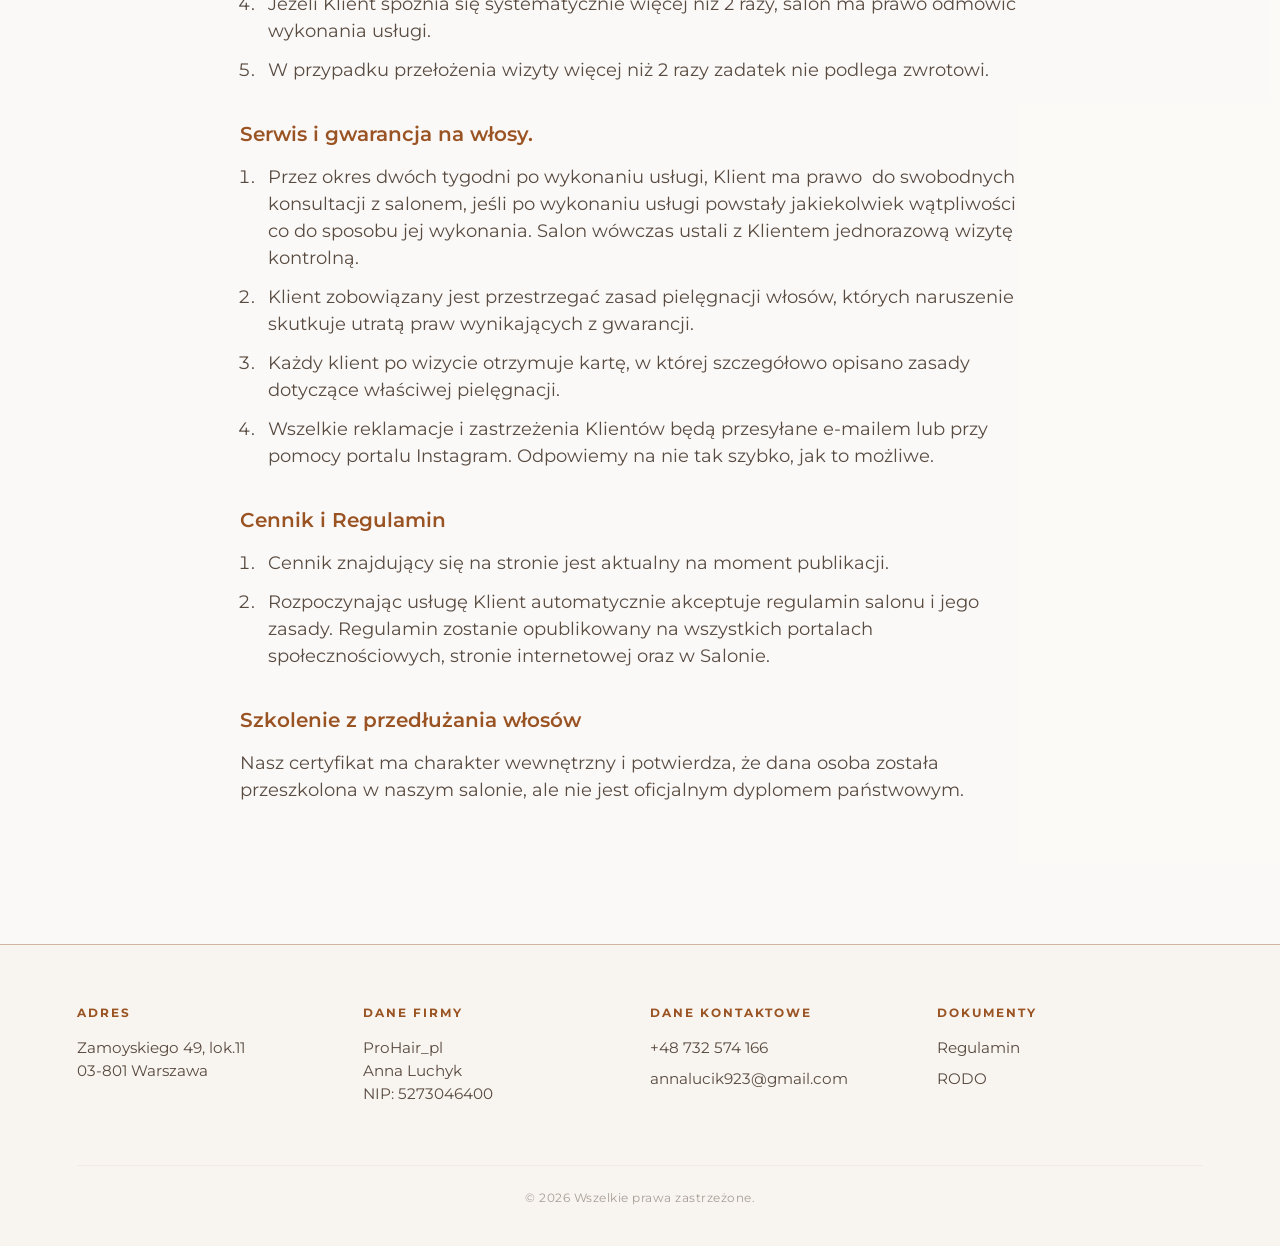
<file: regulamin.html>
<!DOCTYPE html>
<html lang="pl">

<head>
    <meta charset="UTF-8">
    <meta name="viewport" content="width=device-width, initial-scale=1.0">
    <title>Regulamin</title>

    <link rel="preload" href="assets/fonts/montserrat/Montserrat-Bold.woff2" as="font" type="font/woff2" crossorigin>
    <link rel="preload" href="assets/fonts/montserrat/Montserrat-Regular.woff2" as="font" type="font/woff2" crossorigin>

    <link rel="shortcut icon" href="assets/favicon/favicon.ico" type="image/x-icon">

    <link rel="icon" type="image/png" sizes="32x32" href="assets/favicon/favicon-32x32.png">
    <link rel="icon" type="image/png" sizes="16x16" href="assets/favicon/favicon-16x16.png">

    <link rel="apple-touch-icon" sizes="180x180" href="assets/favicon/apple-touch-icon.png">

    <link rel="manifest" href="assets/favicon/site.webmanifest">

    <meta name="theme-color" content="#D2B48C">
    <link rel="stylesheet" href="css/main.css">
</head>

<body>
    <header class="header">
        <a href="/" class="logo">
            <img src="assets/images/logo.jpg" alt="logo" height="45">
        </a>

        <div class="header__actions">
            <nav class="nav">
                <ul>
                    <li><a href="index.html#price">Usługi</a></li>
                    <li><a href="index.html#course">Oferta szkoleń</a></li>
                    <li><a href="index.html#contacts">Kontakt</a></li>
                </ul>
            </nav>

            <div class="lang-switcher">
                <a href="./regulamin.html" class="lang-link active">PL</a>
                <span class="lang-divider">|</span>
                <a href="./uk/regulamin.html" class="lang-link">UA</a>
            </div>

            <button class="burger" aria-label="Menu">
                <span></span><span></span><span></span>
            </button>
        </div>
    </header>

    <main class="legal-page">
        <div class="legal-page__container">
            <a href="/" class="legal-page__back-link">Powrót do strony głównej</a>

            <header class="legal-page__header">
                <h1 class="legal-page__title">Regulamin</h1>
                <p class="legal-page__last-update">Ostatnia aktualizacja: 09.03.2026</p>
            </header>

            <div class="legal-page__content">
                <section>
                    <h2>Postanowienia ogólne</h2>
                    <ol>
                        <li>
                            Salon otwarty jest poniedziałku do niedzieli od godz. 09:00 do 20.00
                        </li>
                        <li>
                            Warunkiem wykonania pełnej ustugi jest punktualne przyjscie przez Klienta na umówiona
                            wizyte.
                        </li>
                        <li>
                            Zamówienie usługi w Salonie jest równoznaczne ze złożeniem przez Klienta oswiadczenia, iz
                            nie ma zadnych przeciwwskazan zdrowotnych do korzystania z usług oferowanych przez Salon
                            oraz ze zapoznał się z niniejszym regulaminem i akceptuje jego warunki.
                        </li>
                        <li>
                            Przed przystapieniem do swiadczenia usługi pracownik przeprowadza z Klientem konsultacje w
                            celu ustalenia czy ze względu na stan zdrowia Klienta, przebyte choroby, ciążę czy tryb
                            życia nie zachodzą przeciwwskazania do przeprowadzenia zabiegu oraz w celu ustalenia zaleceń
                            po zabiegach. W przypadku gdy Klient choruje m.in na chorobe tarczycy, ewentualne
                            konsekwencje Klient ponosi na własną odpowiedzialnosc.
                        </li>
                        <li>
                            Jesli Klient zdecyduje sie usunac włosy w innym salonie, salon ProHair_pl nie ponosi
                            odpowiedzialnosci i automatycznie odmawia klientowi przyjęcia reklamacji.
                        </li>
                        <li>
                            Salon Prohair_pl nie ponosi
                            odpowiedzialnosci za utrate masy oraz objetosci włosów Klienta, jesli włosy zostaty usuniete
                            w innym salonie. Klient przyjmuje do wiadomosci, że jakość włosów własnych i przedłużonych
                            zależy w istotnym stopniu przede wszystkim od pielęgnacji i procesu usuwania.
                        </li>
                        <li>
                            W przypadku zatajenia wspomnianych informacji pracownicy Salonu są zwolnieni z
                            odpowiedzialności za ewentualne konsekwencje. Klient zobowiązany jest także do
                            poinformowania pracownika Salonu o ewentualnym pogorszeniu swojego samopoczucia w trakcie
                            wykonywania zabiegów. Klient przed wykonaniem zabiegu jest świadomy jakie włosy będą mu
                            zakładane bądź dokładane oraz, że został poinformowany o strukturze włosów.
                        </li>
                        <li>
                            Włosy przedłużone niezależnie od metody nosimy maksymalnie 3 miesiące od założenia.
                            Wyjątkiem jest inny termin ustalony przez personel Salonu podczas wizyty kontrolnej.
                        </li>
                    </ol>
                </section>

                <section>
                    <h2>Wizyta kontrolna i poprawki</h2>
                    <ol>

                        <li>
                            W przypadku złożenia reklamacji Klient zobowiązany jest przyjść na wizytę kontrolną, podczas
                            której specjalista oceni stan włosów Klienta i podejmie decyzję o przyjęciu reklamacji. Bez
                            wizyty kontrolnej reklamacje nie są przyjmowane.
                        </li>
                        <li>
                            Salon zastrzega sobie prawo do poprawienia pracy w formie ponownej bezpłatnej wizyty.
                        </li>
                        <li>
                            Jeśli Klient jest niezadowolony z pracy lub coś go niepokoi, musi natychmiast powiadomić
                            pracownika salonu i umówić się na wizytę kontrolną, podczas której mistrz oceni stan włosów
                            i zaproponuje adekwatne rozwiązanie.
                        </li>
                        <li>
                            Poprawki i wizyty kontrolne umawiane są przez pracownika salonu na podstawie grafiku pracy
                            salonu i mistrza, w kolejności stałych wizyt.
                        </li>
                        <li>
                            Jeżeli na skutek niewłaściwej pielęgnacji i nieprzestrzegania zasad salonu powstały
                            splątania, salon jest gotowy pomóc w rozczesaniu, ale nie ponosi odpowiedzialności za
                            utraconą masę włosów. Za rozplątanie splotów pobierana jest dodatkowa opłata.
                        </li>
                        <li>
                            Zapisy na poprawki powinny być dokonywane nie później niż 14 dni po wykonaniu usługi
                            przedłużania lub korekcji włosów. Po upływie tego terminu poprawki i reklamacje będą
                            rozpatrywane indywidualnie.
                        </li>
                    </ol>
                </section>

                <section>
                    <h2>Włosy spoza salonu</h2>
                    <p>
                        Salon ProHair_pl nie ponosi żadnej odpowiedzialności za jakość oraz trwałość włosów
                        przyniesionych przez klienta. Nie możemy zagwarantować, że takie włosy nie będą się plątać,
                        puszyć, wypadać lub ulegać innym uszkodzeniom w trakcie użytkowania. W przypadku korzystania z
                        własnych włosów, klient bierze pełną odpowiedzialność za ich stan i efekt końcowy usługi.
                    </p>
                </section>
                <section>
                    <h2>Monitoring video</h2>
                    <p>
                        Salon wyposażony jest w kamery CCTV, które działają 24 godziny na dobę, 7 dni w tygodniu, dbając
                        o bezpieczeństwo Klientów i personelu.
                        Monitoring wprowadzono w celu zapewnienia bezpieczeństwa pracowników, klientów i ochrony mienia
                        na podstawie prawnie uzasadnionego interesu realizowanego przez administratora (art. 6 pkt 1
                        lit. f RODO).
                        Monitoring obejmuje wyłącznie pomieszczenia, które są przeznaczone do wykonywania pracy tj.
                        Salon "ProHair_pl"
                    </p>
                    <p>
                        Nagrania przechowywane są przez maksymalny okres 30 dni, po których upływie podlegają
                        zniszczeniu.
                    </p>
                </section>

                <section>
                    <h2>Postępowanie z włosami</h2>
                    <ol>
                        <li>
                            Zabrania się dotykania prezentowanych włosów, usuwania ich i przymierzania bez pozwolenia.
                            Tylko fryzjer serwuje włosy z gabloty. Klient ma obowiązek zapoznać się ze strukturą,
                            długością, odcieniem i rodzajem włosów przed przystąpieniem do przedłużania. Wyrażając zgodę
                            na przedłużanie włosów, Klient automatycznie wyraża zgodę na zakup tego produktu.
                        </li>
                        <li>
                            Salon nie przyjmuje opinii innych specjalistów, kolorystów, fryzjerów itp. jako przyczyny
                            zwrotu włosów. Pod uwagę można brać wyłącznie ekspertyza w pełni niezależna, oparta o wiedzę
                            specjalistyczną.
                        </li>
                        <li>
                            Jeżeli na skutek niewłaściwej pielęgnacji i nieprzestrzegania zasad salonu przez Klienta
                            powstały splątania, salon jest gotowy pomóc w rozczesaniu, ale nie ponosi odpowiedzialności
                            za utraconą objętość włosów. Za rozplątanie pobierana jest dodatkowa opłata.
                        </li>
                        <li>
                            W przypadku zwrotu włosów zwracamy pieniądze za rzeczywistą wagę włosów w momencie ich
                            usuwania.
                        </li>
                        <li>
                            Klient, który dostarcza własne włosy do zabiegu w salonie ProHair_pl, ponosi pełną
                            odpowiedzialność za ich pielęgnację i użytkowanie. Salon nie odpowiada za ewentualne
                            problemy, takie jak wypadanie, plątanie się czy utrata objętości tych włosów.
                        </li>
                    </ol>
                </section>

                <section>
                    <h2>Spóźnienia i Kaucje</h2>
                    <ol>
                        <li>
                            Od każdego klienta inkasowana jest kaucja za usługę, która następnie jest potrącana z 
                            kosztem wizyty, jeśli klient przyjdzie na wizytę. Kaucja przybiera formę zadatku w
                            rozumieniu przepisów Kodeksu Cywilnego.
                        </li>
                        <li>
                            Jeżeli klient odwoła wizytę później niż 5 dni przed wizytą, zadatek pozostaje w salonie.
                        </li>
                        <li>
                            Jeżeli Klient spóźni się więcej niż 30 minut bez wcześniejszego uprzedzenia, salon ma prawo
                            odmówić przyjęcia klienta i nie zwrócić zadatku.
                        </li>
                        <li>
                            Jeżeli Klient spóźnia się systematycznie więcej niż 2 razy, salon ma prawo odmówić wykonania
                            usługi.
                        </li>
                        <li>
                            W przypadku przełożenia wizyty więcej niż 2 razy zadatek nie podlega zwrotowi.
                        </li>
                    </ol>
                </section>

                <section>
                    <h2>
                        Serwis i gwarancja na włosy.
                    </h2>
                    <ol>

                        <li>
                            Przez okres dwóch tygodni po wykonaniu usługi, Klient ma prawo  do swobodnych konsultacji z
                            salonem, jeśli po wykonaniu usługi powstały jakiekolwiek wątpliwości co do sposobu jej
                            wykonania. Salon wówczas ustali z Klientem jednorazową wizytę kontrolną.
                        </li>
                        <li>
                            Klient zobowiązany jest przestrzegać zasad pielęgnacji włosów, których naruszenie skutkuje
                            utratą praw wynikających z gwarancji.
                        </li>
                        <li>
                            Każdy klient po wizycie otrzymuje kartę, w której szczegółowo opisano zasady dotyczące
                            właściwej pielęgnacji.
                        </li>
                        <li>
                            Wszelkie reklamacje i zastrzeżenia Klientów będą przesyłane e-mailem lub przy pomocy
                            portalu Instagram. Odpowiemy na nie tak szybko, jak to możliwe.
                        </li>
                    </ol>
                </section>

                <section>
                    <h2>Cennik i Regulamin</h2>
                    <ol>
                        <li>
                            Cennik znajdujący się na stronie jest aktualny na moment publikacji.
                        </li>
                        <li>
                            Rozpoczynając usługę Klient automatycznie akceptuje regulamin salonu i jego zasady.
                            Regulamin zostanie opublikowany na wszystkich portalach społecznościowych, stronie
                            internetowej oraz w Salonie.
                        </li>
                    </ol>
                </section>

                <section>
                    <h2>Szkolenie z przedłużania włosów</h2>
                    <p>
                        Nasz certyfikat ma charakter wewnętrzny i potwierdza, że dana osoba została przeszkolona w
                        naszym salonie, ale nie jest oficjalnym dyplomem państwowym.
                    </p>
                </section>
            </div>
        </div>
    </main>

    <footer class="footer">
        <div class="footer__container">
            <div class="footer__column">
                <span class="footer__label">Adres</span>
                <p class="footer__content">
                    Zamoyskiego 49, lok.11<br>
                    03-801 Warszawa
                </p>
            </div>

            <div class="footer__column">
                <span class="footer__label">Dane firmy</span>
                <p class="footer__content">
                    ProHair_pl<br>
                    Anna Luchyk<br>
                    NIP: 5273046400<br>
                </p>
            </div>

            <div class="footer__column">
                <span class="footer__label">Dane kontaktowe</span>
                <div class="footer__content">
                    <a href="tel:+48732574166" class="footer__link">+48 732 574 166</a>
                    <a href="mailto:annalucik923@gmail.com" class="footer__link">annalucik923@gmail.com</a>
                </div>
            </div>

            <div class="footer__column">
                <span class="footer__label">Dokumenty</span>
                <div class="footer__content">
                    <a href="regulamin.html" class="footer__link">Regulamin</a>
                    <a href="rodo.html" class="footer__link">RODO</a>
                </div>
            </div>
        </div>

        <div class="footer__bottom">
            <p>&copy; 2026 Wszelkie prawa zastrzeżone.</p>
        </div>
    </footer>

    <script src="js/main.js"></script>

</body>

</html>
</file>
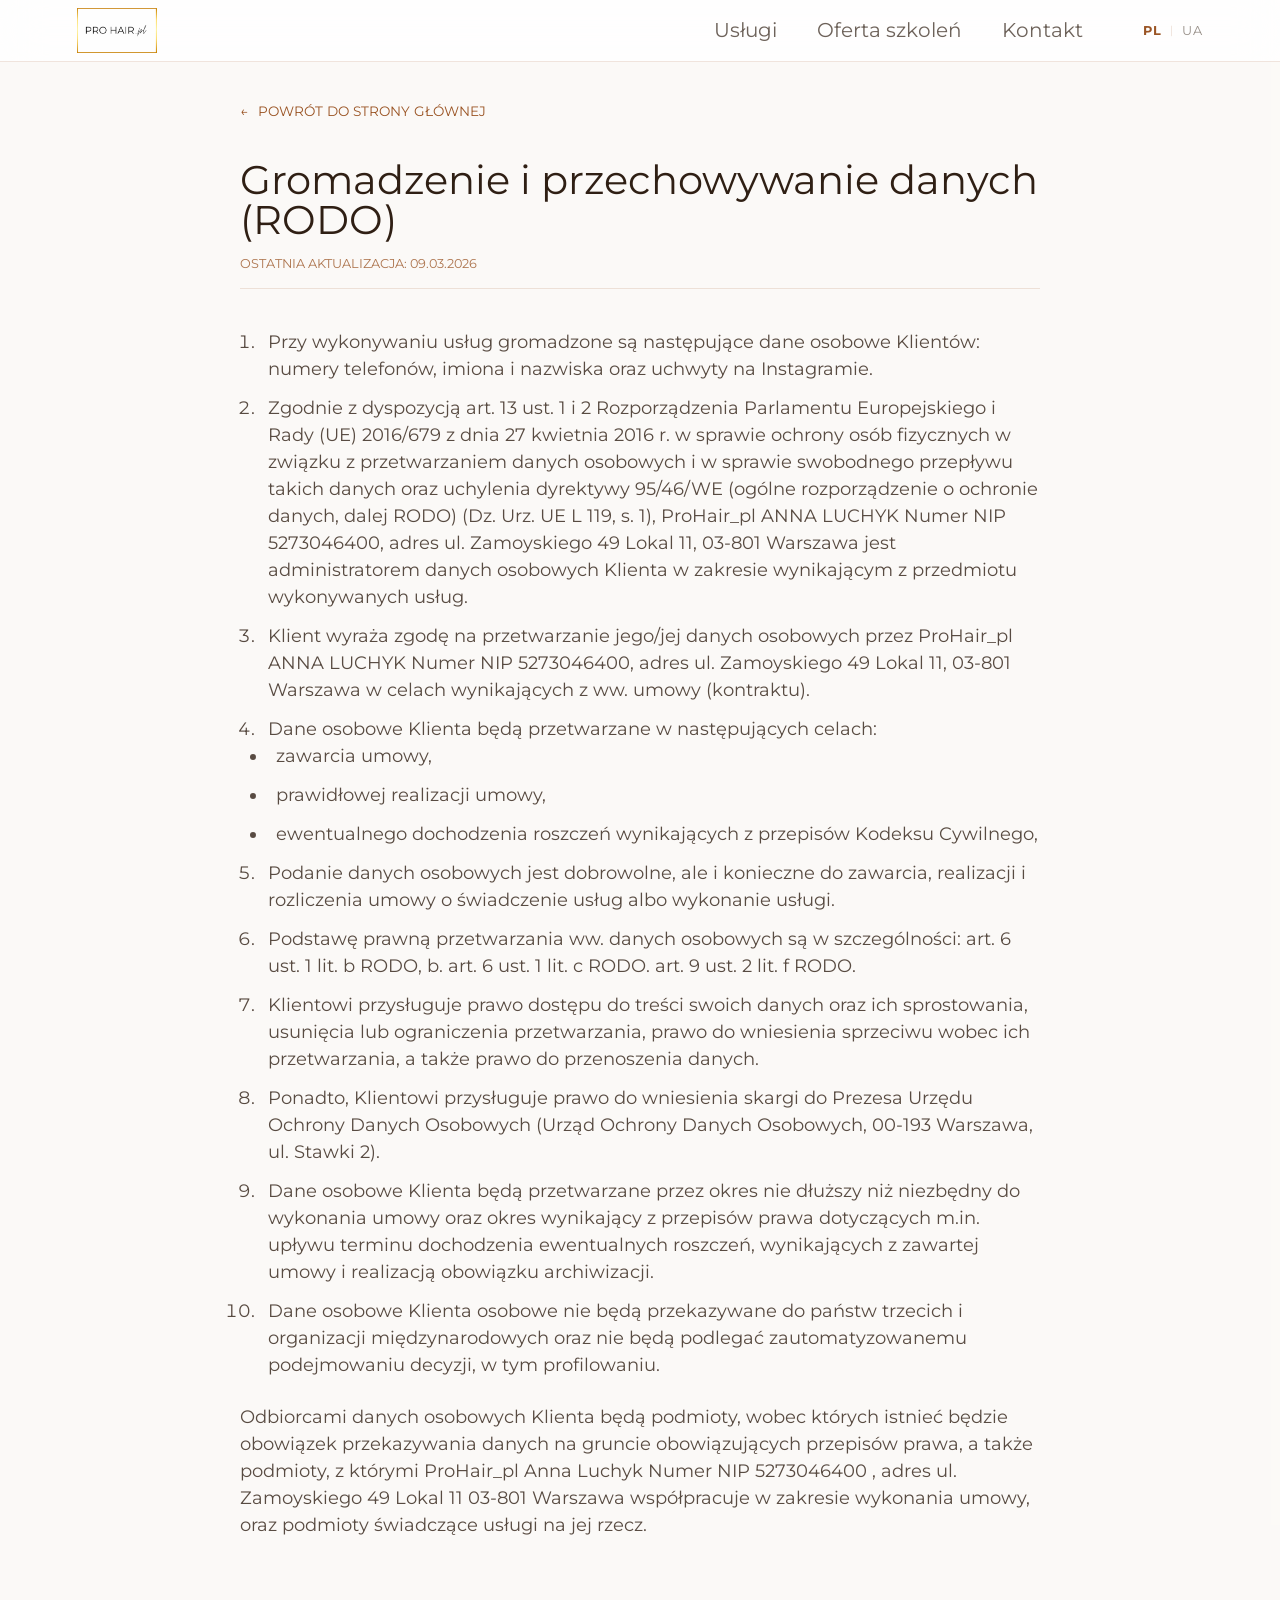
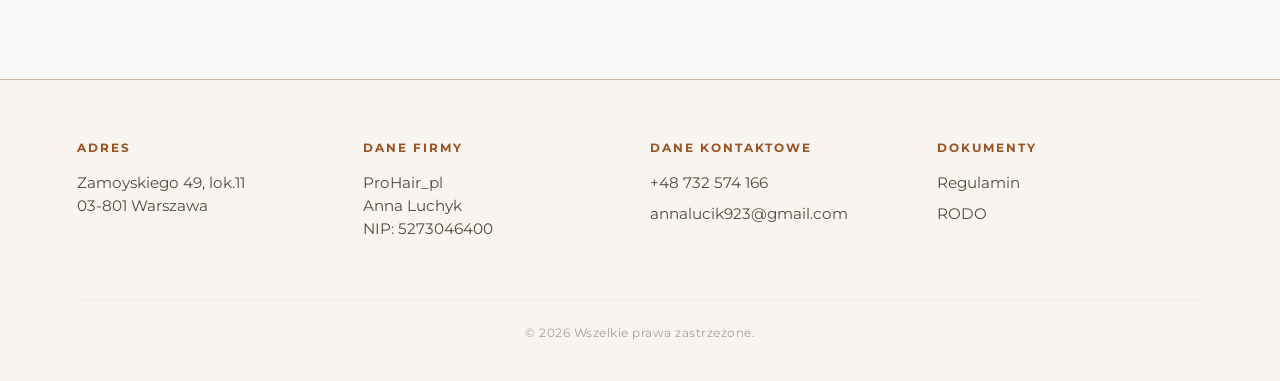
<file: rodo.html>
<!DOCTYPE html>
<html lang="pl">

<head>
    <meta charset="UTF-8">
    <meta name="viewport" content="width=device-width, initial-scale=1.0">
    <title>RODO</title>

    <link rel="preload" href="assets/fonts/montserrat/Montserrat-Bold.woff2" as="font" type="font/woff2" crossorigin>
    <link rel="preload" href="assets/fonts/montserrat/Montserrat-Regular.woff2" as="font" type="font/woff2" crossorigin>

    <link rel="shortcut icon" href="assets/favicon/favicon.ico" type="image/x-icon">

    <link rel="icon" type="image/png" sizes="32x32" href="assets/favicon/favicon-32x32.png">
    <link rel="icon" type="image/png" sizes="16x16" href="assets/favicon/favicon-16x16.png">

    <link rel="apple-touch-icon" sizes="180x180" href="assets/favicon/apple-touch-icon.png">

    <link rel="manifest" href="assets/favicon/site.webmanifest">

    <meta name="theme-color" content="#D2B48C">
    <link rel="stylesheet" href="css/main.css">
</head>

<body>
    <header class="header">
        <a href="/" class="logo">
            <img src="assets/images/logo.jpg" alt="logo" height="45">
        </a>

        <div class="header__actions">
            <nav class="nav">
                <ul>
                    <li><a href="index.html#price">Usługi</a></li>
                    <li><a href="index.html#course">Oferta szkoleń</a></li>
                    <li><a href="index.html#contacts">Kontakt</a></li>
                </ul>
            </nav>

            <div class="lang-switcher">
                <a href="./rodo.html" class="lang-link active">PL</a>
                <span class="lang-divider">|</span>
                <a href="./uk/rodo.html" class="lang-link">UA</a>
            </div>

            <button class="burger" aria-label="Menu">
                <span></span><span></span><span></span>
            </button>
        </div>
    </header>

    <main class="legal-page">
        <div class="legal-page__container">
            <a href="/" class="legal-page__back-link">Powrót do strony głównej</a>

            <header class="legal-page__header">
                <h1 class="legal-page__title">Gromadzenie i przechowywanie danych (RODO)</h1>
                <p class="legal-page__last-update">Ostatnia aktualizacja: 09.03.2026</p>
            </header>

            <div class="legal-page__content">
                <section>
                    <ol>
                        <li>Przy wykonywaniu usług gromadzone są następujące dane osobowe Klientów: numery telefonów,
                            imiona i nazwiska oraz uchwyty na Instagramie.</li>
                        <li>Zgodnie z dyspozycją art. 13 ust. 1 i 2 Rozporządzenia Parlamentu Europejskiego i Rady (UE)
                            2016/679 z dnia 27 kwietnia 2016 r. w sprawie ochrony osób fizycznych w związku z
                            przetwarzaniem danych osobowych i w sprawie swobodnego przepływu takich danych oraz
                            uchylenia dyrektywy 95/46/WE (ogólne rozporządzenie o ochronie danych, dalej RODO) (Dz. Urz.
                            UE L 119, s. 1), ProHair_pl ANNA LUCHYK Numer NIP 5273046400, adres ul. Zamoyskiego 49 Lokal
                            11, 03-801 Warszawa jest administratorem danych osobowych Klienta w zakresie wynikającym z
                            przedmiotu wykonywanych usług.
                        </li>
                        <li>
                            Klient wyraża zgodę na przetwarzanie jego/jej danych osobowych przez ProHair_pl ANNA LUCHYK
                            Numer NIP 5273046400, adres ul. Zamoyskiego 49 Lokal 11, 03-801 Warszawa w celach
                            wynikających z ww. umowy (kontraktu).
                        </li>
                        <li>
                            Dane osobowe Klienta będą przetwarzane w następujących celach:
                            <ul class="legal-page__list">
                                <li class="legal-page__list-item">
                                    zawarcia umowy,
                                </li>
                                <li>
                                    prawidłowej realizacji umowy,
                                </li>
                                <li>
                                    ewentualnego dochodzenia roszczeń wynikających z przepisów Kodeksu Cywilnego,
                                </li>
                            </ul>
                        </li>
                        <li>
                            Podanie danych osobowych jest dobrowolne, ale i konieczne do zawarcia, realizacji i
                            rozliczenia umowy o świadczenie usług albo wykonanie usługi.
                        </li>
                        <li>
                            Podstawę prawną przetwarzania ww. danych osobowych są w szczególności: art. 6 ust. 1 lit. b
                            RODO, b. art. 6 ust. 1 lit. c RODO. art. 9 ust. 2 lit. f RODO.
                        </li>
                        <li>
                            Klientowi przysługuje prawo dostępu do treści swoich danych oraz ich sprostowania, usunięcia
                            lub ograniczenia przetwarzania, prawo do wniesienia sprzeciwu wobec ich przetwarzania, a
                            także prawo do przenoszenia danych.
                        </li>
                        <li>
                            Ponadto, Klientowi przysługuje prawo do wniesienia skargi do Prezesa Urzędu Ochrony Danych
                            Osobowych (Urząd Ochrony Danych Osobowych, 00-193 Warszawa, ul. Stawki 2).
                        </li>
                        <li>
                            Dane osobowe Klienta będą przetwarzane przez okres nie dłuższy niż niezbędny do wykonania
                            umowy oraz okres wynikający z przepisów prawa dotyczących m.in. upływu terminu dochodzenia
                            ewentualnych roszczeń, wynikających z zawartej umowy i realizacją obowiązku archiwizacji.
                        </li>
                        <li>
                            Dane osobowe Klienta osobowe nie będą przekazywane do państw trzecich i organizacji
                            międzynarodowych oraz nie będą podlegać zautomatyzowanemu podejmowaniu decyzji, w tym
                            profilowaniu.
                        </li>
                    </ol>
                    <p>
                        Odbiorcami danych osobowych Klienta będą podmioty, wobec których istnieć będzie obowiązek
                        przekazywania danych na gruncie obowiązujących przepisów prawa, a także podmioty, z którymi
                        ProHair_pl Anna Luchyk Numer NIP 5273046400 , adres ul. Zamoyskiego 49 Lokal 11 03-801 Warszawa
                        współpracuje w zakresie wykonania umowy, oraz podmioty świadczące usługi na jej rzecz.
                    </p>
                </section>
            </div>
        </div>
    </main>

    <footer class="footer">
        <div class="footer__container">
            <div class="footer__column">
                <span class="footer__label">Adres</span>
                <p class="footer__content">
                    Zamoyskiego 49, lok.11<br>
                    03-801 Warszawa
                </p>
            </div>

            <div class="footer__column">
                <span class="footer__label">Dane firmy</span>
                <p class="footer__content">
                    ProHair_pl<br>
                    Anna Luchyk<br>
                    NIP: 5273046400<br>
                </p>
            </div>

            <div class="footer__column">
                <span class="footer__label">Dane kontaktowe</span>
                <div class="footer__content">
                    <a href="tel:+48732574166" class="footer__link">+48 732 574 166</a>
                    <a href="mailto:annalucik923@gmail.com" class="footer__link">annalucik923@gmail.com</a>
                </div>
            </div>

            <div class="footer__column">
                <span class="footer__label">Dokumenty</span>
                <div class="footer__content">
                    <a href="regulamin.html" class="footer__link">Regulamin</a>
                    <a href="rodo.html" class="footer__link">RODO</a>
                </div>
            </div>
        </div>

        <div class="footer__bottom">
            <p>&copy; 2026 Wszelkie prawa zastrzeżone.</p>
        </div>
    </footer>

    <script src="js/main.js"></script>

</body>

</html>
</file>
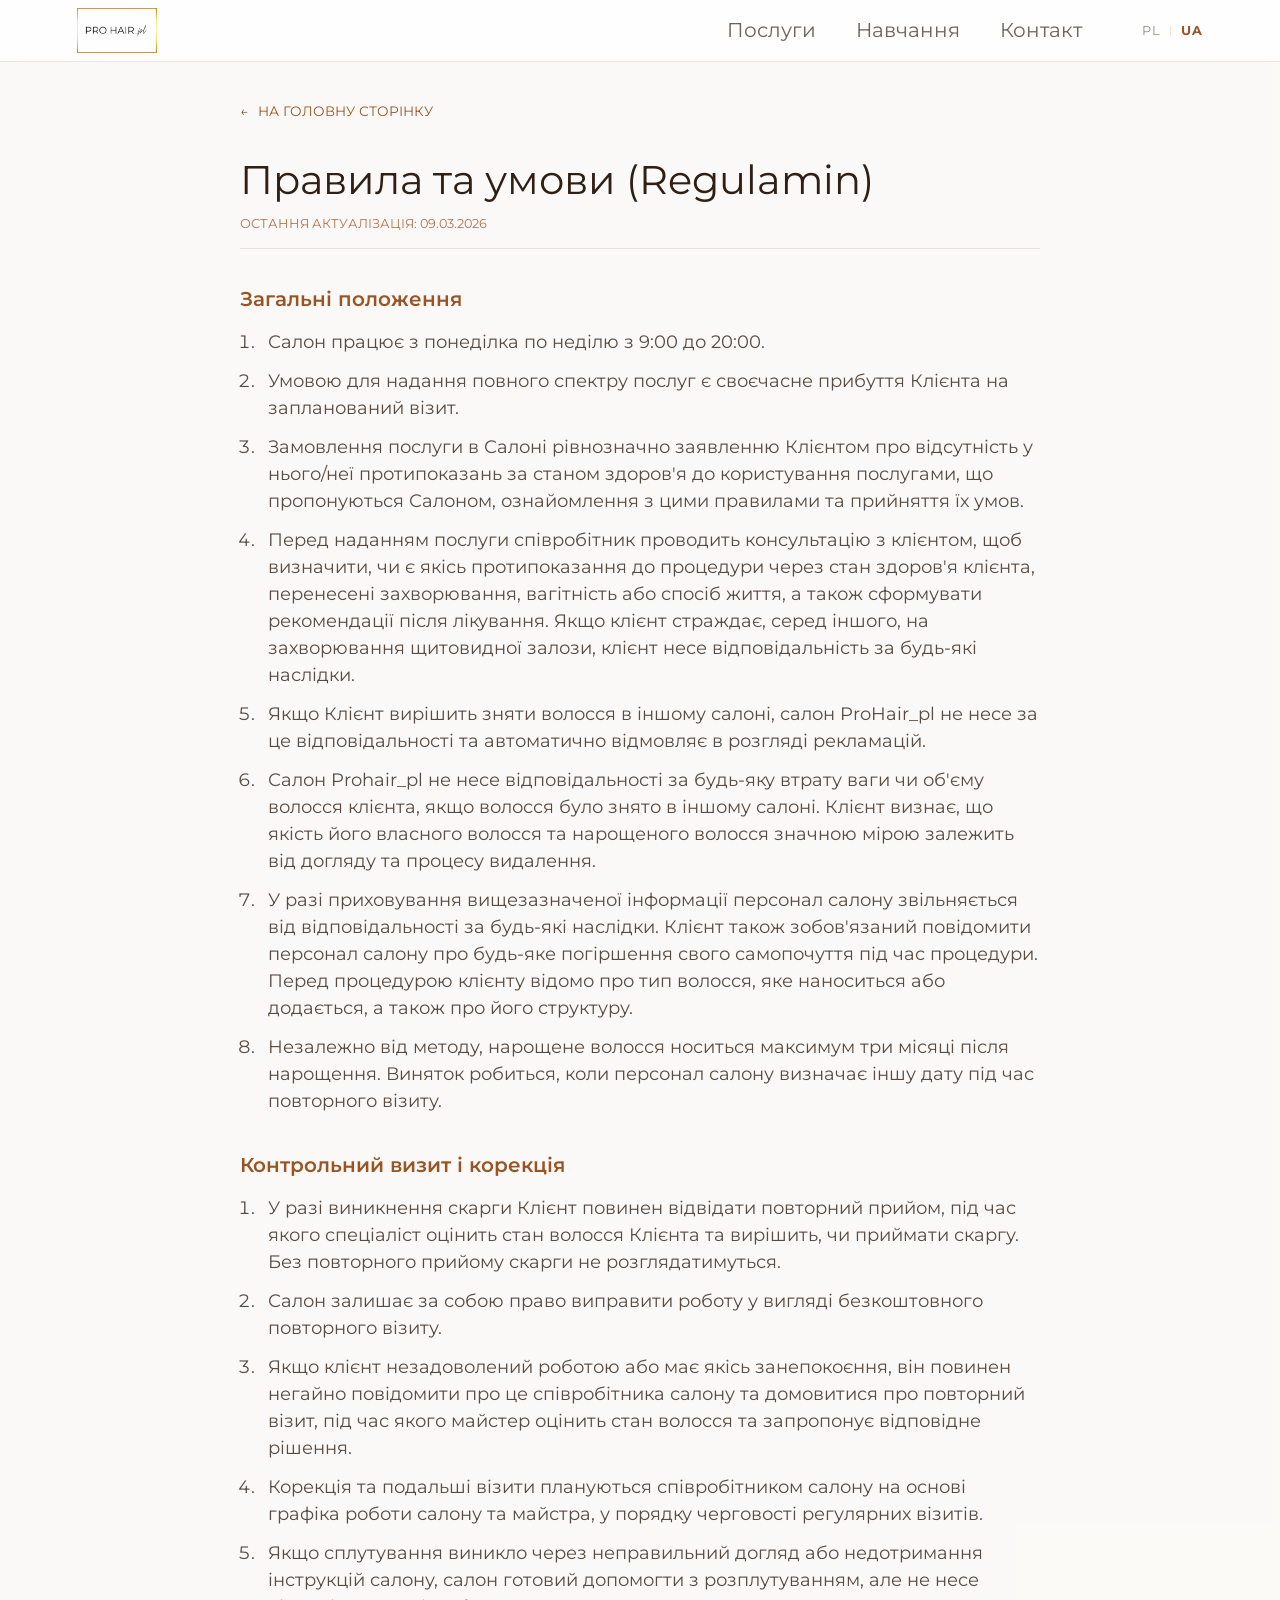
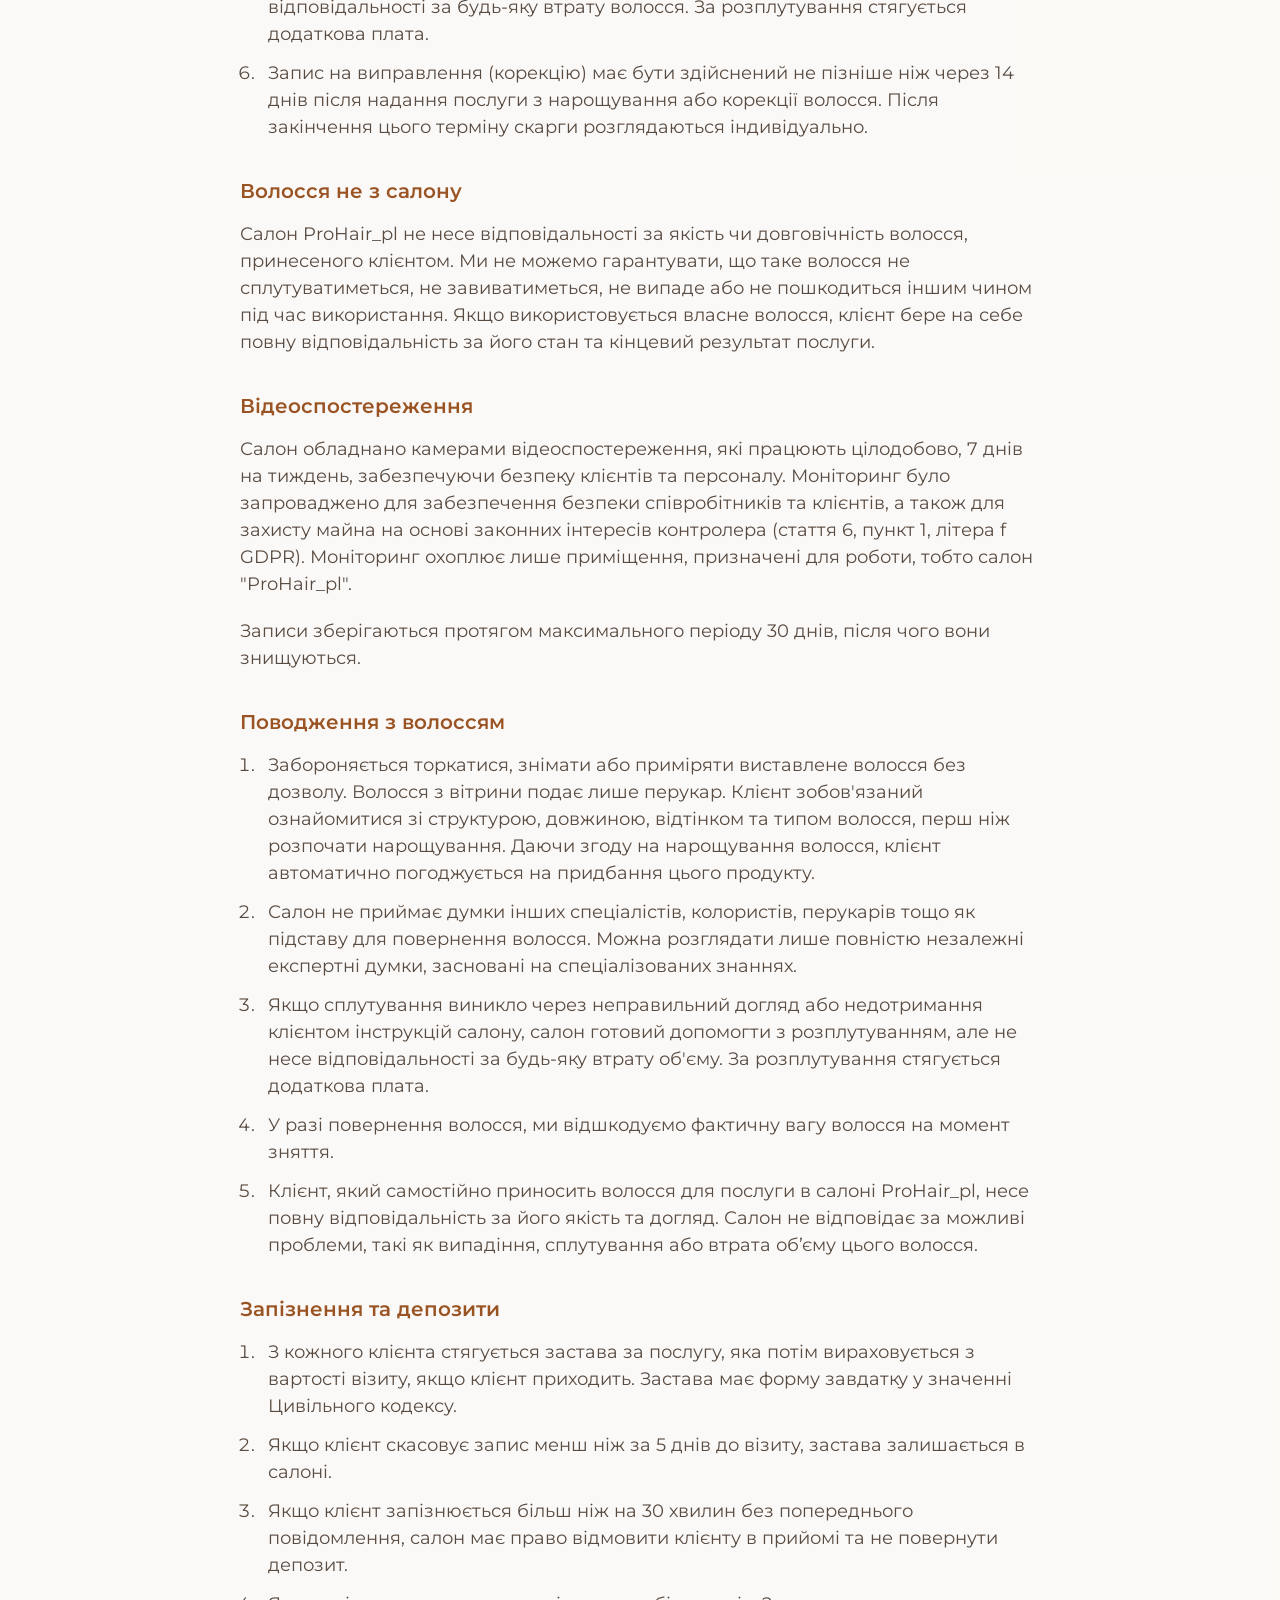
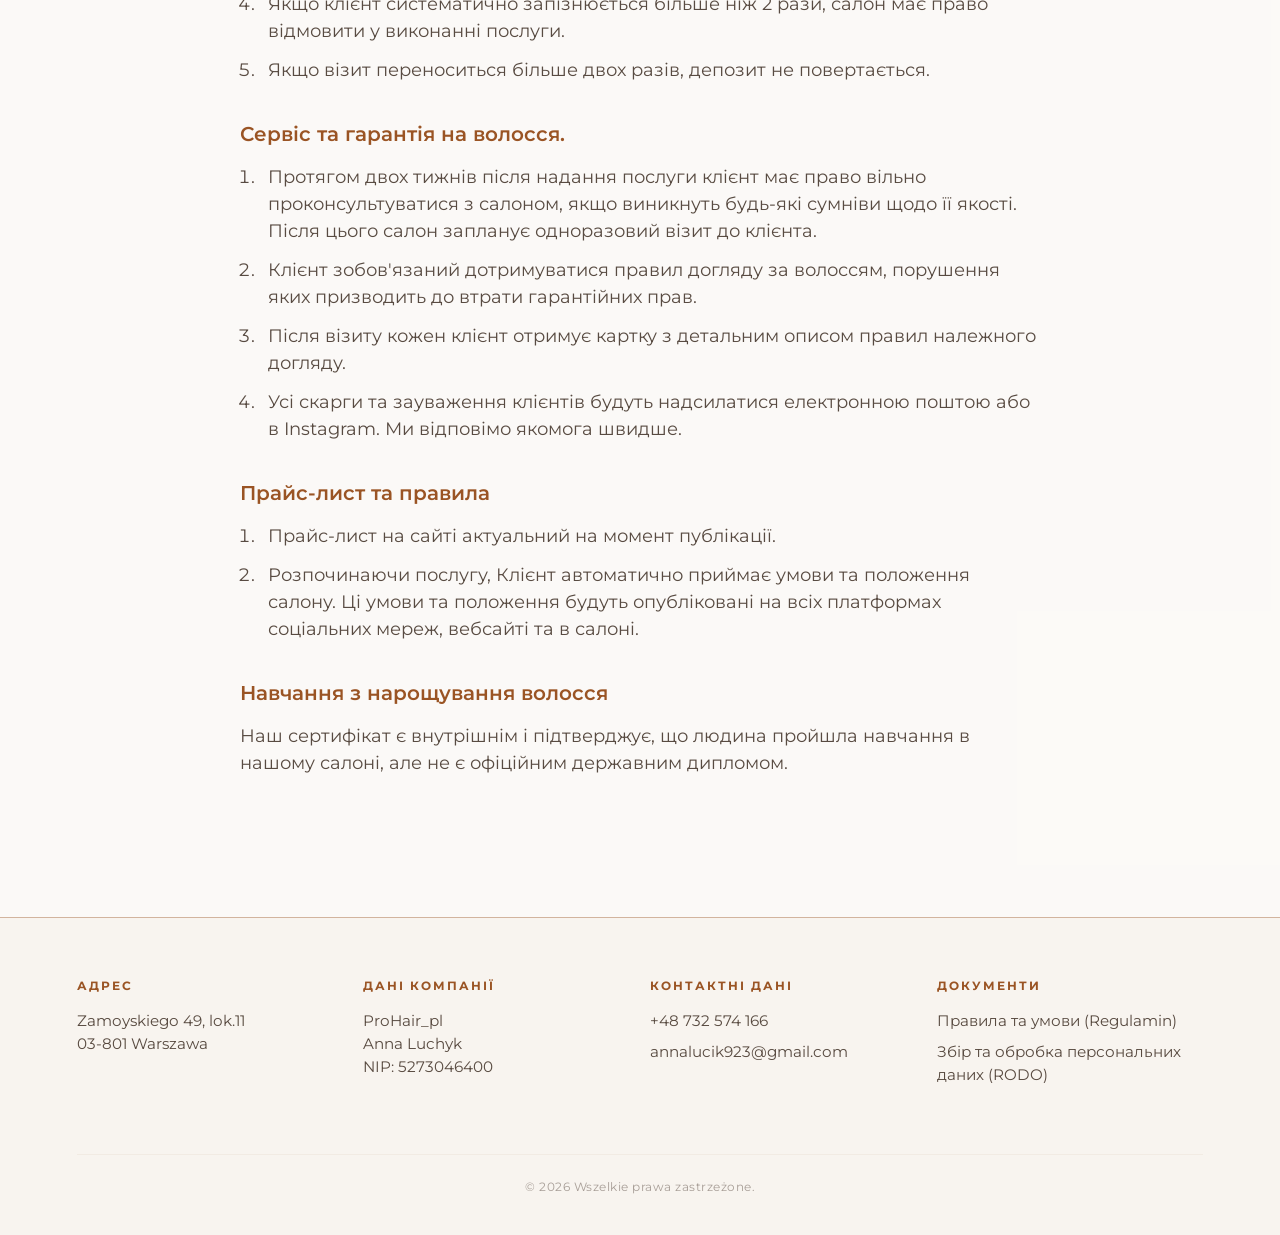
<file: uk/regulamin.html>
<!DOCTYPE html>
<html lang="uk">

<head>
    <meta charset="UTF-8">
    <meta name="viewport" content="width=device-width, initial-scale=1.0">
    <title>Regulamin</title>

    <link rel="preload" href="../assets/fonts/montserrat/Montserrat-Bold.woff2" as="font" type="font/woff2" crossorigin>
    <link rel="preload" href="../assets/fonts/montserrat/Montserrat-Regular.woff2" as="font" type="font/woff2"
        crossorigin>

    <link rel="shortcut icon" href="../assets/favicon/favicon.ico" type="image/x-icon">

    <link rel="icon" type="image/png" sizes="32x32" href="../assets/favicon/favicon-32x32.png">
    <link rel="icon" type="image/png" sizes="16x16" href="../assets/favicon/favicon-16x16.png">

    <link rel="apple-touch-icon" sizes="180x180" href="../assets/favicon/apple-touch-icon.png">

    <link rel="manifest" href="../assets/favicon/site.webmanifest">

    <meta name="theme-color" content="#D2B48C">
    <link rel="stylesheet" href="../css/main.css">
</head>

<body>
    <header class="header">
        <a href="/uk/" class="logo">
            <img src="../assets/images/logo.jpg" alt="logo" height="45">
        </a>

        <div class="header__actions">
            <nav class="nav">
                <ul>
                    <li><a href="/uk/#price">Послуги</a></li>
                    <li><a href="/uk/#course">Навчання</a></li>
                    <li><a href="/uk/#contacts">Контакт</a></li>
                </ul>
            </nav>

            <div class="lang-switcher">
                <a href="../regulamin.html" class="lang-link">PL</a>
                <span class="lang-divider">|</span>
                <a href="./regulamin.html" class="lang-link active">UA</a>
            </div>

            <button class="burger" aria-label="Menu">
                <span></span><span></span><span></span>
            </button>
        </div>
    </header>

    <main class="legal-page">
        <div class="legal-page__container">
            <a href="/uk/" class="legal-page__back-link">На головну сторінку</a>

            <header class="legal-page__header">
                <h1 class="legal-page__title">Правила та умови (Regulamin)</h1>
                <p class="legal-page__last-update">Остання актуалізація: 09.03.2026</p>
            </header>

            <div class="legal-page__content">
                <section>
                    <h2>Загальні положення</h2>
                    <ol>
                        <li>
                            Салон працює з понеділка по неділю з 9:00 до 20:00.
                        </li>
                        <li>
                            Умовою для надання повного спектру послуг є своєчасне прибуття Клієнта на запланований
                            візит.
                        </li>
                        <li>
                            Замовлення послуги в Салоні рівнозначно заявленню Клієнтом про відсутність у нього/неї
                            протипоказань за станом здоров'я до користування послугами, що пропонуються Салоном,
                            ознайомлення з цими правилами та прийняття їх умов.
                        </li>
                        <li>
                            Перед наданням послуги співробітник проводить консультацію з клієнтом, щоб визначити, чи є
                            якісь протипоказання до процедури через стан здоров'я клієнта, перенесені захворювання,
                            вагітність або спосіб життя, а також сформувати рекомендації після лікування. Якщо клієнт
                            страждає, серед іншого, на захворювання щитовидної залози, клієнт несе відповідальність за
                            будь-які наслідки.
                        </li>
                        <li>
                            Якщо Клієнт вирішить зняти волосся в іншому салоні, салон ProHair_pl не несе за це
                            відповідальності та автоматично відмовляє в розгляді рекламацій.
                        </li>
                        <li>
                            Салон Prohair_pl не несе відповідальності за будь-яку втрату ваги чи об'єму волосся клієнта,
                            якщо волосся було знято в іншому салоні. Клієнт визнає, що якість його власного волосся
                            та нарощеного волосся значною мірою залежить від догляду та процесу видалення.
                        </li>
                        <li>
                            У разі приховування вищезазначеної інформації персонал салону звільняється від
                            відповідальності за будь-які наслідки. Клієнт також зобов'язаний повідомити персонал салону
                            про будь-яке погіршення свого самопочуття під час процедури. Перед процедурою клієнту відомо
                            про тип волосся, яке наноситься або додається, а також про його структуру.
                        </li>
                        <li>
                            Незалежно від методу, нарощене волосся носиться максимум три місяці після нарощення. Виняток
                            робиться, коли персонал салону визначає іншу дату під час повторного візиту.
                        </li>
                    </ol>
                </section>

                <section>
                    <h2>Контрольний визит і корекція</h2>
                    <ol>

                        <li>
                            У разі виникнення скарги Клієнт повинен відвідати повторний прийом, під час якого спеціаліст
                            оцінить стан волосся Клієнта та вирішить, чи приймати скаргу. Без повторного прийому скарги
                            не розглядатимуться.
                        </li>
                        <li>
                            Салон залишає за собою право виправити роботу у вигляді безкоштовного повторного візиту.
                        </li>
                        <li>
                            Якщо клієнт незадоволений роботою або має якісь занепокоєння, він повинен негайно повідомити
                            про це співробітника салону та домовитися про повторний візит, під час якого майстер оцінить
                            стан волосся та запропонує відповідне рішення.
                        </li>
                        <li>
                            Корекція та подальші візити плануються співробітником салону на основі графіка роботи салону
                            та майстра, у порядку черговості регулярних візитів.
                        </li>
                        <li>
                            Якщо сплутування виникло через неправильний догляд або недотримання інструкцій салону, салон
                            готовий допомогти з розплутуванням, але не несе відповідальності за будь-яку втрату волосся.
                            За розплутування стягується додаткова плата.
                        </li>
                        <li>
                            Запис на виправлення (корекцію) має бути здійснений не пізніше ніж через 14 днів
                            після надання послуги з нарощування або корекції волосся. Після закінчення цього терміну
                            скарги розглядаються індивідуально.
                        </li>
                    </ol>
                </section>

                <section>
                    <h2>Волосся не з салону</h2>
                    <p>
                        Салон ProHair_pl не несе відповідальності за якість чи довговічність волосся, принесеного
                        клієнтом. Ми не можемо гарантувати, що таке волосся не сплутуватиметься, не завиватиметься, не
                        випаде або не пошкодиться іншим чином під час використання. Якщо використовується власне
                        волосся, клієнт бере на себе повну відповідальність за його стан та кінцевий результат послуги.
                    </p>
                </section>
                <section>
                    <h2>Відеоспостереження</h2>
                    <p>
                        Салон обладнано камерами відеоспостереження, які працюють цілодобово, 7 днів на тиждень,
                        забезпечуючи безпеку клієнтів та персоналу. Моніторинг було запроваджено для забезпечення
                        безпеки співробітників та клієнтів, а також для захисту майна на основі законних інтересів
                        контролера (стаття 6, пункт 1, літера f GDPR). Моніторинг охоплює лише приміщення, призначені
                        для роботи, тобто салон "ProHair_pl".
                    </p>
                    <p>
                        Записи зберігаються протягом максимального періоду 30 днів, після чого вони знищуються.
                    </p>
                </section>

                <section>
                    <h2>Поводження з волоссям</h2>
                    <ol>
                        <li>
                            Забороняється торкатися, знімати або приміряти виставлене волосся без дозволу. Волосся з
                            вітрини подає лише перукар. Клієнт зобов'язаний ознайомитися зі структурою, довжиною,
                            відтінком та типом волосся, перш ніж розпочати нарощування. Даючи згоду на нарощування
                            волосся, клієнт автоматично погоджується на придбання цього продукту.
                        </li>
                        <li>
                            Салон не приймає думки інших спеціалістів, колористів, перукарів тощо як підставу для
                            повернення волосся. Можна розглядати лише повністю незалежні експертні думки, засновані на
                            спеціалізованих знаннях.
                        </li>
                        <li>
                            Якщо сплутування виникло через неправильний догляд або недотримання клієнтом інструкцій
                            салону, салон готовий допомогти з розплутуванням, але не несе відповідальності за будь-яку
                            втрату об'єму. За розплутування стягується додаткова плата.
                        </li>
                        <li>
                            У разі повернення волосся, ми відшкодуємо фактичну вагу волосся на момент зняття.
                        </li>
                        <li>
                            Клієнт, який самостійно приносить волосся для послуги в салоні ProHair_pl, несе повну
                            відповідальність за його якість та догляд. Салон не відповідає за можливі проблеми, такі як
                            випадіння, сплутування або втрата об’єму цього волосся.
                        </li>
                    </ol>
                </section>

                <section>
                    <h2>Запізнення та депозити</h2>
                    <ol>
                        <li>
                            З кожного клієнта стягується застава за послугу, яка потім вираховується з вартості візиту,
                            якщо клієнт приходить. Застава має форму завдатку у значенні Цивільного кодексу.
                        </li>
                        <li>
                            Якщо клієнт скасовує запис менш ніж за 5 днів до візиту, застава залишається в салоні.
                        </li>
                        <li>
                            Якщо клієнт запізнюється більш ніж на 30 хвилин без попереднього повідомлення, салон має
                            право відмовити клієнту в прийомі та не повернути депозит.
                        </li>
                        <li>
                            Якщо клієнт систематично запізнюється більше ніж 2 рази, салон має право відмовити у
                            виконанні послуги.
                        </li>
                        <li>
                            Якщо візит переноситься більше двох разів, депозит не повертається.
                        </li>
                    </ol>
                </section>

                <section>
                    <h2>
                        Сервіс та гарантія на волосся.
                    </h2>
                    <ol>
                        <li>
                            Протягом двох тижнів після надання послуги клієнт має право вільно проконсультуватися з
                            салоном, якщо виникнуть будь-які сумніви щодо її якості. Після цього салон запланує
                            одноразовий візит до клієнта.
                        </li>
                        <li>
                            Клієнт зобов'язаний дотримуватися правил догляду за волоссям, порушення яких призводить до
                            втрати гарантійних прав.
                        </li>
                        <li>
                            Після візиту кожен клієнт отримує картку з детальним описом правил належного догляду.
                        </li>
                        <li>
                            Усі скарги та зауваження клієнтів будуть надсилатися електронною поштою або в Instagram. Ми
                            відповімо якомога швидше.
                        </li>
                    </ol>
                </section>

                <section>
                    <h2>Прайс-лист та правила</h2>
                    <ol>
                        <li>
                            Прайс-лист на сайті актуальний на момент публікації.
                        </li>
                        <li>
                            Розпочинаючи послугу, Клієнт автоматично приймає умови та положення салону. Ці умови та
                            положення будуть опубліковані на всіх платформах соціальних мереж, вебсайті та в салоні.
                        </li>
                    </ol>
                </section>

                <section>
                    <h2>Навчання з нарощування волосся</h2>
                    <p>
                        Наш сертифікат є внутрішнім і підтверджує, що людина пройшла навчання в нашому салоні, але не є
                        офіційним державним дипломом.
                    </p>
                </section>
            </div>
        </div>
    </main>

    <footer class="footer">
        <div class="footer__container">
            <div class="footer__column">
                <span class="footer__label">Адрес</span>
                <p class="footer__content">
                    Zamoyskiego 49, lok.11<br>
                    03-801 Warszawa
                </p>
            </div>

            <div class="footer__column">
                <span class="footer__label">Дані компанії</span>
                <p class="footer__content">
                    ProHair_pl<br>
                    Anna Luchyk<br>
                    NIP: 5273046400<br>
                </p>
            </div>

            <div class="footer__column">
                <span class="footer__label">Контактні дані</span>
                <div class="footer__content">
                    <a href="tel:+48732574166" class="footer__link">+48 732 574 166</a>
                    <a href="mailto:annalucik923@gmail.com" class="footer__link">annalucik923@gmail.com</a>
                </div>
            </div>

            <div class="footer__column">
                <span class="footer__label">Документи</span>
                <div class="footer__content">
                    <a href="/uk/regulamin.html" class="footer__link">Правила та умови (Regulamin)</a>
                    <a href="/uk/rodo.html" class="footer__link">Збір та обробка персональних даних (RODO)</a>
                </div>
            </div>
        </div>

        <div class="footer__bottom">
            <p>&copy; 2026 Wszelkie prawa zastrzeżone.</p>
        </div>
    </footer>

    <script src="../js/main.js"></script>

</body>

</html>
</file>
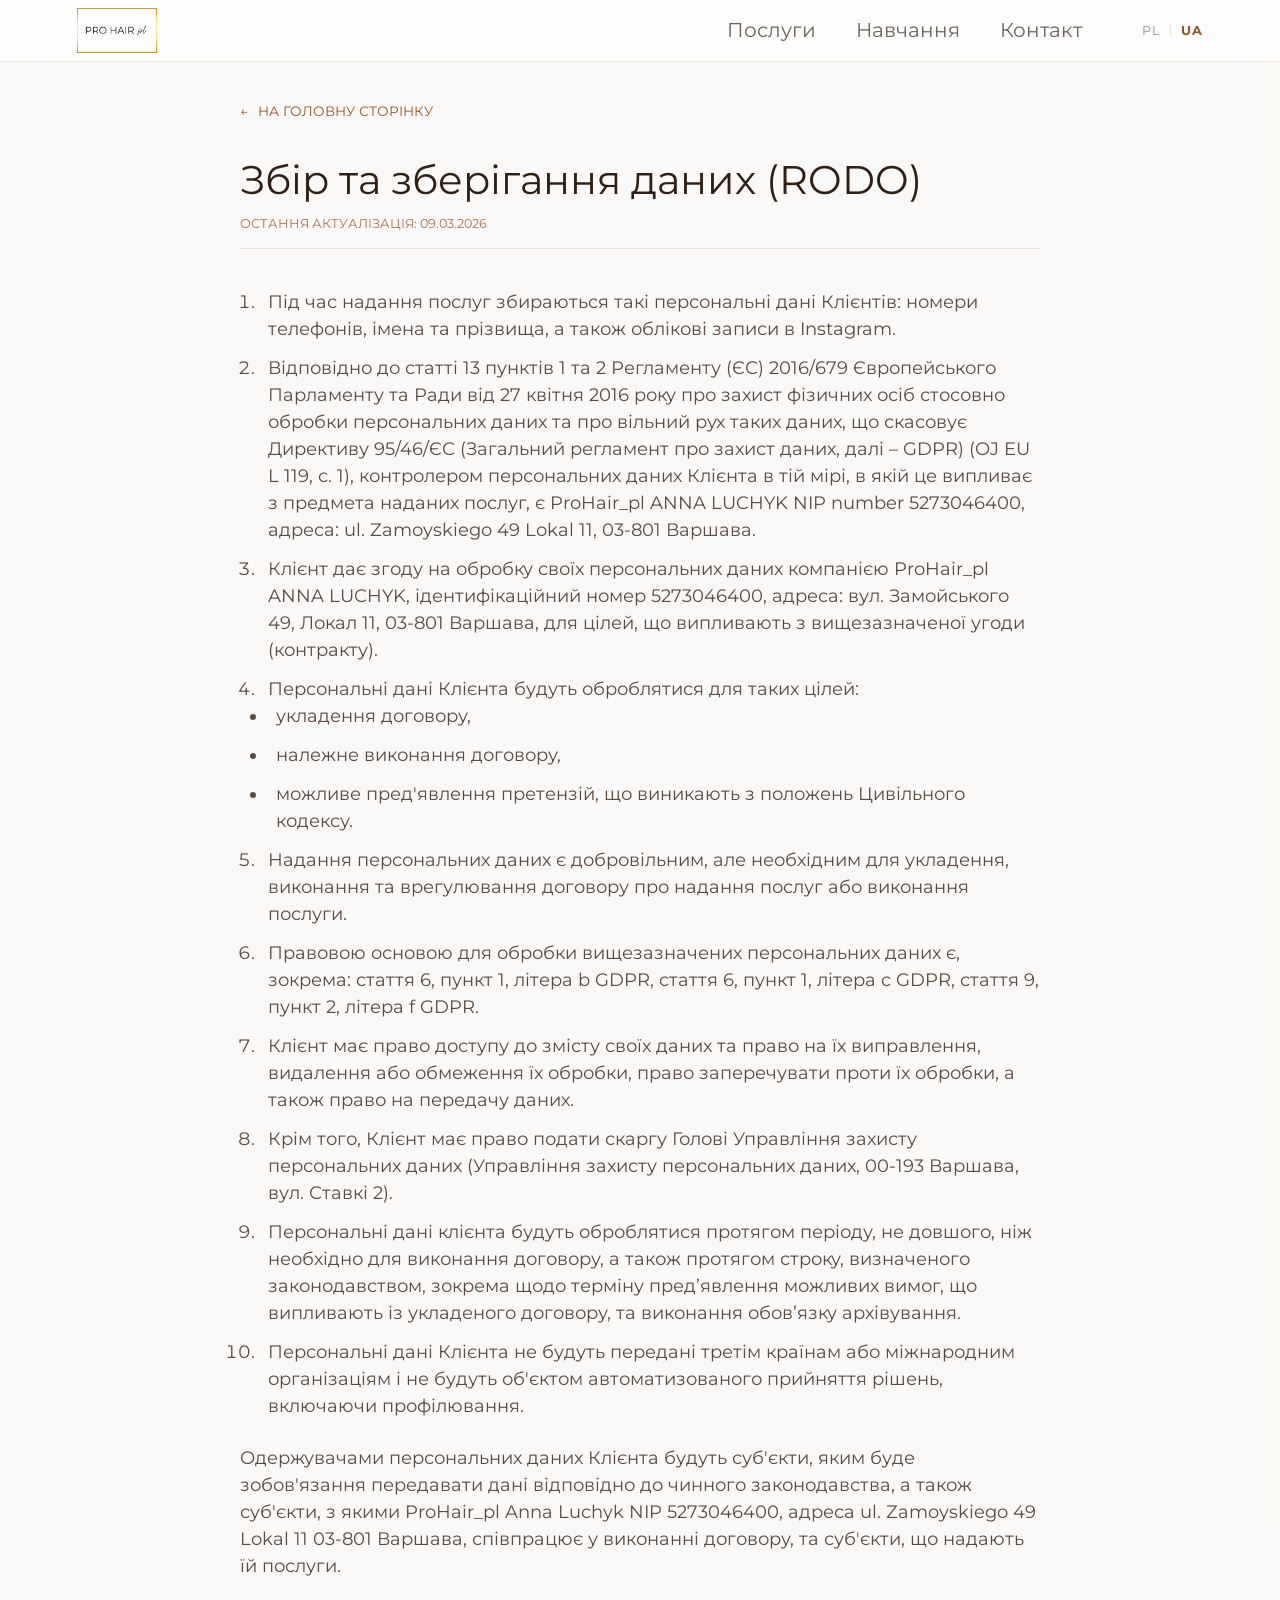
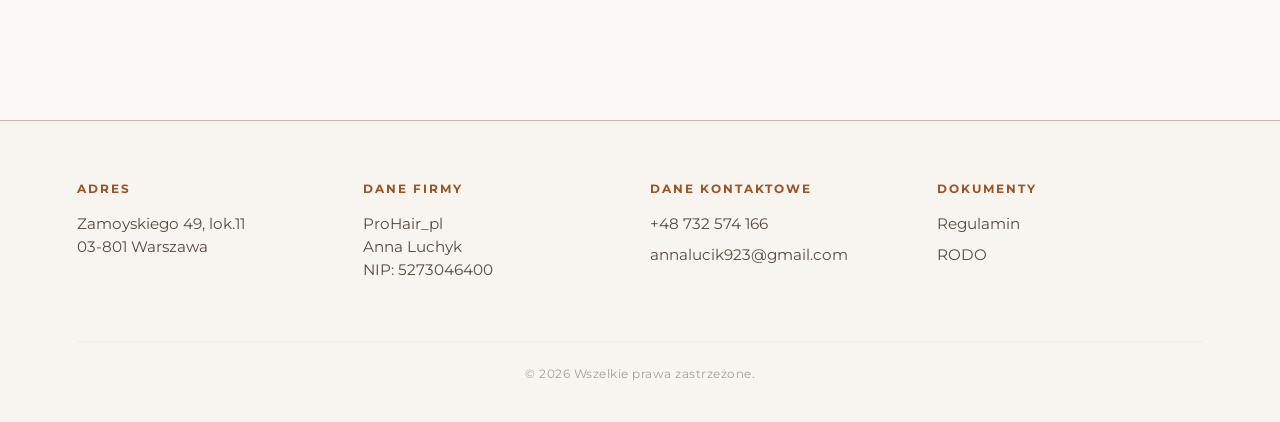
<file: uk/rodo.html>
<!DOCTYPE html>
<html lang="uk">

<head>
    <meta charset="UTF-8">
    <meta name="viewport" content="width=device-width, initial-scale=1.0">
    <title>RODO</title>

    <link rel="preload" href="../assets/fonts/montserrat/Montserrat-Bold.woff2" as="font" type="font/woff2" crossorigin>
    <link rel="preload" href="../assets/fonts/montserrat/Montserrat-Regular.woff2" as="font" type="font/woff2"
        crossorigin>

    <link rel="shortcut icon" href="../assets/favicon/favicon.ico" type="image/x-icon">

    <link rel="icon" type="image/png" sizes="32x32" href="../assets/favicon/favicon-32x32.png">
    <link rel="icon" type="image/png" sizes="16x16" href="../assets/favicon/favicon-16x16.png">

    <link rel="apple-touch-icon" sizes="180x180" href="../assets/favicon/apple-touch-icon.png">

    <link rel="manifest" href="../assets/favicon/site.webmanifest">

    <meta name="theme-color" content="#D2B48C">

    <link rel="alternate" hreflang="pl" href="https://prohair.pl/rodo.html">
    <link rel="alternate" hreflang="uk" href="https://prohair.pl/uk/rodo.html">

    <link rel="stylesheet" href="../css/main.css">
</head>

<body>
    <header class="header">
        <a href="/uk/" class="logo">
            <img src="../assets/images/logo.jpg" alt="logo" height="45">
        </a>

        <div class="header__actions">
            <nav class="nav">
                <ul>
                    <li><a href="/uk/#price">Послуги</a></li>
                    <li><a href="/uk/#course">Навчання</a></li>
                    <li><a href="/uk/#contacts">Контакт</a></li>
                </ul>
            </nav>

            <div class="lang-switcher">
                <a href="../rodo.html" class="lang-link">PL</a>
                <span class="lang-divider">|</span>
                <a href="./rodo.html" class="lang-link active">UA</a>
            </div>

            <button class="burger" aria-label="Menu">
                <span></span><span></span><span></span>
            </button>
        </div>
    </header>

    <main class="legal-page">
        <div class="legal-page__container">
            <a href="/" class="legal-page__back-link">На головну сторінку</a>

            <header class="legal-page__header">
                <h1 class="legal-page__title">Збір та зберігання даних (RODO)</h1>
                <p class="legal-page__last-update">Остання актуалізація: 09.03.2026</p>
            </header>

            <div class="legal-page__content">
                <section>
                    <ol>
                        <li>Під час надання послуг збираються такі персональні дані Клієнтів: номери телефонів, імена та
                            прізвища, а також облікові записи в Instagram.
                        </li>
                        <li>
                            Відповідно до статті 13 пунктів 1 та 2 Регламенту (ЄС) 2016/679 Європейського Парламенту та
                            Ради від 27 квітня 2016 року про захист фізичних осіб стосовно обробки персональних даних та
                            про вільний рух таких даних, що скасовує Директиву 95/46/ЄС (Загальний регламент про захист
                            даних, далі – GDPR) (OJ EU L 119, с. 1), контролером персональних даних Клієнта в тій мірі,
                            в якій це випливає з предмета наданих послуг, є ProHair_pl ANNA LUCHYK NIP number
                            5273046400, адреса: ul. Zamoyskiego 49 Lokal 11, 03-801 Варшава.
                        </li>
                        <li>
                            Клієнт дає згоду на обробку своїх персональних даних компанією ProHair_pl ANNA LUCHYK,
                            ідентифікаційний номер 5273046400, адреса: вул. Замойського 49, Локал 11, 03-801 Варшава,
                            для цілей, що випливають з вищезазначеної угоди (контракту).
                        </li>
                        <li>
                            Персональні дані Клієнта будуть оброблятися для таких цілей:
                            <ul>
                                <li>
                                    укладення договору,
                                </li>
                                <li>
                                    належне виконання договору,
                                </li>
                                <li>
                                    можливе пред'явлення претензій, що виникають з положень Цивільного кодексу.
                                </li>
                            </ul>
                        </li>
                        <li>
                            Надання персональних даних є добровільним, але необхідним для укладення, виконання та
                            врегулювання договору про надання послуг або виконання послуги.
                        </li>
                        <li>
                            Правовою основою для обробки вищезазначених персональних даних є, зокрема: стаття 6, пункт
                            1, літера b GDPR, стаття 6, пункт 1, літера c GDPR, стаття 9, пункт 2, літера f GDPR.
                        </li>
                        <li>
                            Клієнт має право доступу до змісту своїх даних та право на їх виправлення, видалення або
                            обмеження їх обробки, право заперечувати проти їх обробки, а також право на передачу даних.
                        </li>
                        <li>
                            Крім того, Клієнт має право подати скаргу Голові Управління захисту персональних даних
                            (Управління захисту персональних даних, 00-193 Варшава, вул. Ставкі 2).
                        </li>
                        <li>
                            Персональні дані клієнта будуть оброблятися протягом періоду, не довшого, ніж необхідно для
                            виконання договору, а також протягом строку, визначеного законодавством, зокрема щодо
                            терміну пред’явлення можливих вимог, що випливають із укладеного договору, та виконання
                            обов’язку архівування.
                        </li>
                        <li>
                            Персональні дані Клієнта не будуть передані третім країнам або міжнародним організаціям і не
                            будуть об'єктом автоматизованого прийняття рішень, включаючи профілювання.
                        </li>
                    </ol>
                    <p>
                        Одержувачами персональних даних Клієнта будуть суб'єкти, яким буде зобов'язання передавати дані
                        відповідно до чинного законодавства, а також суб'єкти, з якими ProHair_pl Anna Luchyk NIP
                        5273046400, адреса ul. Zamoyskiego 49 Lokal 11 03-801 Варшава, співпрацює у виконанні договору,
                        та суб'єкти, що надають їй послуги.
                    </p>
                </section>
            </div>
        </div>
    </main>

    <footer class="footer">
        <div class="footer__container">
            <div class="footer__column">
                <span class="footer__label">Adres</span>
                <p class="footer__content">
                    Zamoyskiego 49, lok.11<br>
                    03-801 Warszawa
                </p>
            </div>

            <div class="footer__column">
                <span class="footer__label">Dane firmy</span>
                <p class="footer__content">
                    ProHair_pl<br>
                    Anna Luchyk<br>
                    NIP: 5273046400<br>
                </p>
            </div>

            <div class="footer__column">
                <span class="footer__label">Dane kontaktowe</span>
                <div class="footer__content">
                    <a href="tel:+48732574166" class="footer__link">+48 732 574 166</a>
                    <a href="mailto:annalucik923@gmail.com" class="footer__link">annalucik923@gmail.com</a>
                </div>
            </div>

            <div class="footer__column">
                <span class="footer__label">Dokumenty</span>
                <div class="footer__content">
                    <a href="regulamin.html" class="footer__link">Regulamin</a>
                    <a href="rodo.html" class="footer__link">RODO</a>
                </div>
            </div>
        </div>

        <div class="footer__bottom">
            <p>&copy; 2026 Wszelkie prawa zastrzeżone.</p>
        </div>
    </footer>

    <script src="../js/main.js"></script>

</body>

</html>
</file>
<file: css/main.css>
@charset "UTF-8";
@font-face {
  font-family: "Montserrat";
  src: url("../assets/fonts/montserrat/Montserrat-Regular.woff2") format("woff2"), url("../assets/fonts/montserrat/Montserrat-Regular.ttf") format("truetype");
  font-weight: 400;
  font-style: normal;
  font-display: fallback;
}
@font-face {
  font-family: "Montserrat";
  src: url("../assets/fonts/montserrat/Montserrat-Medium.woff2") format("woff2"), url("../assets/fonts/montserrat/Montserrat-Medium.ttf") format("truetype");
  font-weight: 500;
  font-style: normal;
  font-display: fallback;
}
@font-face {
  font-family: "Montserrat";
  src: url("../assets/fonts/montserrat/Montserrat-SemiBold.woff2") format("woff2"), url("../assets/fonts/montserrat/Montserrat-SemiBold.ttf") format("truetype");
  font-weight: 600;
  font-style: normal;
  font-display: fallback;
}
@font-face {
  font-family: "Montserrat";
  src: url("../assets/fonts/montserrat/Montserrat-Bold.woff2") format("woff2"), url("../assets/fonts/montserrat/Montserrat-Bold.ttf") format("truetype");
  font-weight: 700;
  font-style: normal;
  font-display: fallback;
}
* {
  margin: 0;
  padding: 0;
  box-sizing: border-box;
}

html {
  scroll-behavior: smooth;
  scroll-padding-top: 64px;
}

body {
  font-family: "Montserrat", sans-serif;
  background-color: #F8F4EF;
  color: #2F1F14;
  line-height: 1.33;
  overflow-x: hidden;
}

ul {
  list-style: none;
}

a {
  text-decoration: none;
  color: inherit;
}

img {
  max-width: 100%;
  height: auto;
  display: block;
}

h1,
h2,
h3,
h4,
h5,
h6 {
  font-family: "Montserrat", sans-serif;
  color: #2F1F14;
  margin: 0;
  padding: 0;
  line-height: 1;
}

.header {
  position: fixed;
  top: 0;
  width: 100%;
  z-index: 1500;
  display: flex;
  justify-content: space-between;
  align-items: center;
  padding: 8px 6%;
  background: rgba(255, 255, 255, 0.8);
  border-bottom: 1px solid rgba(154, 84, 36, 0.15);
  backdrop-filter: blur(20px);
  -webkit-backdrop-filter: blur(20px);
}
.header__actions {
  display: flex;
  align-items: center;
  gap: 20px;
}
@media (min-width: 768px) {
  .header__actions {
    gap: 40px;
  }
}

.logo {
  background-color: #fff;
  width: 80px;
  z-index: 2;
  cursor: pointer;
  -webkit-user-select: none;
     -moz-user-select: none;
          user-select: none;
}

.lang-switcher {
  margin-left: 0;
  order: 2;
  display: flex;
  align-items: center;
  gap: 8px;
  font-family: "Montserrat", sans-serif;
  font-size: 0.8rem;
  letter-spacing: 1px;
  margin-left: 20px;
}
.lang-switcher .lang-link {
  color: rgba(47, 31, 20, 0.5);
  text-decoration: none;
  transition: color 0.3s ease;
}
.lang-switcher .lang-link.active {
  color: #9A5424;
  font-weight: 700;
}
.lang-switcher .lang-link:hover:not(.active) {
  color: #9A5424;
}
.lang-switcher .lang-divider {
  color: rgba(154, 84, 36, 0.2);
  font-size: 0.7rem;
}

.burger {
  order: 3;
}

.nav {
  order: 1;
}

.nav {
  position: fixed;
  top: 0;
  right: -100%;
  width: 100%;
  height: 100vh;
  background: #F8F4EF;
  display: flex;
  justify-content: center;
  align-items: center;
  transition: right 0.5s cubic-bezier(0.77, 0, 0.175, 1);
  z-index: 10;
}
.nav.active {
  right: 0;
}
.nav ul {
  display: flex;
  flex-direction: column;
  align-items: center;
  gap: 44px;
  list-style: none;
  margin: 0;
  padding: 0;
}
.nav a {
  font-size: 20px;
  color: rgba(47, 31, 20, 0.85);
  text-decoration: none;
  position: relative;
  padding-bottom: 4px;
  transition: color 0.3s ease;
}
.nav a::after {
  content: "";
  position: absolute;
  bottom: 0;
  left: 0;
  width: 0;
  height: 2px;
  background: #9A5424;
  transition: width 0.35s cubic-bezier(0.25, 0.46, 0.45, 0.94);
}
.nav a:hover, .nav a.active {
  color: #9A5424;
}
.nav a:hover::after, .nav a.active::after {
  width: 100%;
}
@media (min-width: 768px) {
  .nav {
    position: static;
    width: auto;
    height: auto;
    background: none;
    display: block;
  }
  .nav ul {
    flex-direction: row;
    gap: 40px;
  }
  .nav a {
    font-size: 20px;
    color: rgba(47, 31, 20, 0.7);
  }
}

.burger {
  display: flex;
  background: none;
  border: none;
  cursor: pointer;
  position: relative;
  z-index: 2000;
  padding: 10px;
  width: 44px;
  height: 44px;
  align-items: center;
  justify-content: center;
  flex-direction: column;
  gap: 6px;
}
.burger span {
  display: block;
  height: 2px;
  background-color: #2F1F14;
  transition: transform 0.4s cubic-bezier(0.77, 0, 0.175, 1), opacity 0.3s ease, width 0.3s ease;
}
.burger span:nth-child(1) {
  width: 24px;
}
.burger span:nth-child(2) {
  width: 16px;
}
.burger span:nth-child(3) {
  width: 20px;
}
.burger:hover span {
  background-color: #9A5424;
}
.burger:hover span:nth-child(n) {
  width: 24px;
}
.burger.active span:nth-child(1) {
  width: 24px;
  transform: translateY(7px) rotate(45deg);
  background: #9A5424;
}
.burger.active span:nth-child(2) {
  opacity: 0;
  transform: scaleX(0);
}
.burger.active span:nth-child(3) {
  width: 24px;
  transform: translateY(-9px) rotate(-45deg);
  background: #9A5424;
}
@media (min-width: 768px) {
  .burger {
    display: none;
  }
}

section {
  padding: 24px 5%;
  background-color: #F8F4EF;
}
@media (min-width: 1024px) {
  section {
    padding: 48px 5%;
  }
}
@media (min-width: 1024px) {
  section {
    padding: 64px 5%;
  }
}

.section-title {
  font-family: "Montserrat", sans-serif;
  font-size: 1.8rem;
  font-weight: 700;
  text-align: center;
  color: #9A5424;
  margin-bottom: 50px;
  position: relative;
  display: flex;
  flex-direction: column;
  align-items: center;
}
.section-title::after {
  content: "";
  display: block;
  width: 120px;
  height: 1px;
  background: linear-gradient(to right, transparent, #9A5424, transparent);
  margin: 24px auto 0;
}
.section-title__subtitle {
  font-family: "Montserrat", sans-serif;
  font-size: 0.5rem;
  color: #9A5424;
  margin-top: 15px;
  font-weight: 300;
}
@media (min-width: 768px) {
  .section-title {
    font-size: clamp(1.5rem, 4vw, 5rem);
    margin-bottom: 60px;
  }
}

.footer {
  background-color: #F8F4EF, 0.95;
  padding: 60px 6% 40px;
  border-top: 1px solid rgba(154, 84, 36, 0.4);
}
.footer__container {
  max-width: 1200px;
  margin: 0 auto;
  display: grid;
  grid-template-columns: 1fr;
  gap: 40px;
  text-align: center;
}
@media (min-width: 1024px) {
  .footer__container {
    grid-template-columns: repeat(4, 1fr);
    text-align: left;
    gap: 20px;
  }
}
.footer__column {
  display: flex;
  flex-direction: column;
  gap: 16px;
}
.footer__label {
  font-family: "Montserrat", sans-serif;
  font-size: 0.75rem;
  letter-spacing: 2px;
  text-transform: uppercase;
  color: #9A5424;
  font-weight: 700;
}
.footer__content {
  font-family: "Montserrat", sans-serif;
  font-size: 0.95rem;
  line-height: 1.5;
  color: rgba(47, 31, 20, 0.8);
  margin: 0;
}
.footer__link {
  color: rgba(47, 31, 20, 0.8);
  text-decoration: none;
  transition: color 0.3s ease;
  display: block;
  margin-bottom: 8px;
}
.footer__link:hover {
  color: #9A5424;
}
.footer__bottom {
  margin-top: 60px;
  padding-top: 24px;
  border-top: 1px solid rgba(154, 84, 36, 0.06);
  text-align: center;
  font-size: 0.75rem;
  color: rgba(47, 31, 20, 0.4);
  letter-spacing: 0.5px;
}

.hero {
  min-height: 100vh;
  display: flex;
  align-items: center;
  padding: 112px 6% 80px;
  position: relative;
  overflow: hidden;
  background: radial-gradient(ellipse at 70% 50%, rgba(255, 255, 255, 0.8) 0%, transparent 60%), radial-gradient(ellipse at 10% 80%, rgba(154, 84, 36, 0.02) 0%, transparent 40%), linear-gradient(160deg, #FFFFFF 0%, #F8F4EF 60%, rgb(247.2239130435, 242.7804347826, 237.2260869565) 100%);
}
.hero::after {
  content: "";
  position: absolute;
  bottom: 0;
  left: 6%;
  right: 6%;
  height: 1px;
  background: linear-gradient(to right, transparent, rgba(154, 84, 36, 0.1) 30%, rgba(154, 84, 36, 0.1) 70%, transparent);
}
.hero__container {
  display: flex;
  flex-direction: column;
  align-items: center;
  text-align: center;
  gap: 50px;
  width: 100%;
  max-width: 1300px;
  margin: 0 auto;
  position: relative;
  z-index: 1;
}
.hero__content {
  flex: 1;
  max-width: 700px;
  order: 1;
}
.hero__title {
  font-size: clamp(1.8rem, 8vw, 2.8rem);
  line-height: 1.1;
  margin-bottom: 16px;
  font-weight: 700;
  color: #9A5424;
}
@media (min-width: 768px) {
  .hero__title {
    margin-bottom: 24px;
  }
}
.hero__subtitle {
  font-family: "Montserrat", sans-serif;
  font-size: 0.8rem;
  color: rgba(47, 31, 20, 0.7);
  margin: 0 auto 8px;
  max-width: 580px;
  position: relative;
}
.hero__subtitle:first-of-type {
  display: inline-block;
  font-family: "Montserrat", sans-serif;
  font-weight: 500;
  font-size: 0.8rem;
  color: #9A5424;
  background: rgba(255, 255, 255, 0.5);
  border: 1px solid rgba(154, 84, 36, 0.2);
  padding: 8px 16px;
  margin-bottom: 16px;
  border-radius: 0;
  -moz-text-align-last: left;
       text-align-last: left;
}
.hero__subtitle:first-of-type span {
  display: block;
}
.hero__subtitle:first-of-type span::before {
  content: "✦";
  margin-right: 10px;
  font-size: 0.7rem;
}
.hero__subtitle:last-of-type {
  margin-bottom: 36px;
}
@media (min-width: 768px) {
  .hero__subtitle:first-of-type {
    padding: 10px 20px;
    margin-bottom: 24px;
  }
}
.hero__btn {
  display: inline-flex;
  align-items: center;
  justify-content: center;
  padding: 18px 42px;
  background: linear-gradient(135deg, #9A5424 0%, rgb(133.3315789474, 72.7263157895, 31.1684210526) 100%);
  color: #FFFFFF;
  text-transform: uppercase;
  letter-spacing: 2px;
  font-size: 0.9rem;
  border: none;
  cursor: pointer;
  position: relative;
  overflow: hidden;
  transition: all 0.4s cubic-bezier(0.25, 0.46, 0.45, 0.94);
  z-index: 1;
  min-width: 280px;
  margin: 0 auto;
  border-radius: 2px;
  box-shadow: 0 10px 25px rgba(47, 31, 20, 0.15);
}
.hero__btn::before {
  content: "";
  position: absolute;
  top: 0;
  left: -150%;
  width: 100%;
  height: 100%;
  background: linear-gradient(120deg, transparent, rgba(255, 255, 255, 0.3), transparent);
  animation: mobileShine 2s infinite linear;
  z-index: 2;
}
.hero__btn:active {
  transform: scale(0.96);
  background: rgb(120.9305263158, 65.9621052632, 28.2694736842);
}
@media (min-width: 900px) {
  .hero__btn {
    padding: 18px 40px;
    margin: 0;
    animation: none;
  }
  .hero__btn::before {
    animation: none;
    transition: all 0.6s;
  }
  .hero__btn:hover {
    transform: translateY(-4px);
    box-shadow: 0 15px 30px rgba(47, 31, 20, 0.2);
  }
  .hero__btn:hover::before {
    left: 150%;
  }
}
.hero__image {
  flex: 1.1;
  position: relative;
  z-index: 1;
  width: 100%;
  order: 2;
}
.hero__image::after {
  content: "";
  position: absolute;
  top: 15px;
  left: 15px;
  width: 100%;
  height: 100%;
  border: 2px solid rgba(154, 84, 36, 0.5);
  z-index: -1;
  transition: transform 0.5s ease;
}
.hero__image img {
  width: 100%;
  height: auto;
  display: block;
  box-shadow: 0 20px 40px rgba(47, 31, 20, 0.1);
  filter: contrast(1.02) saturate(0.93);
  transition: transform 0.5s ease;
}
@media (min-width: 900px) {
  .hero {
    padding: 80px 6%;
  }
  .hero__container {
    flex-direction: row;
    text-align: left;
    gap: 36px;
  }
  .hero__content {
    max-width: 560px;
  }
  .hero__title {
    font-size: 50px;
  }
  .hero__subtitle {
    font-size: 1rem;
    margin: 0 0 16px 0;
  }
  .hero__subtitle:first-of-type {
    font-size: 1.1rem;
  }
  .hero__btn {
    font-size: 1rem;
    padding: 18px 40px;
    margin: 0;
  }
  .hero__image::after {
    top: 22px;
    left: 22px;
  }
  .hero__image img {
    transform: translateY(-8px);
  }
  .hero__image:hover img {
    transform: translateY(-14px) scale(1.02);
  }
  .hero__image:hover::after {
    transform: translate(6px, 6px);
  }
}

@keyframes mobileShine {
  0% {
    left: -150%;
  }
  20% {
    left: 150%;
  }
  100% {
    left: 150%;
  }
}
@keyframes mobilePulse {
  0% {
    transform: scale(1);
    opacity: 0.5;
  }
  70% {
    transform: scale(1.08, 1.2);
    opacity: 0;
  }
  100% {
    transform: scale(1);
    opacity: 0;
  }
}
.price {
  background: #F8F4EF;
  position: relative;
  overflow: hidden;
}
.price__group {
  position: relative;
}
.price__item {
  max-width: 1280px;
  margin: 0 auto 80px;
  display: flex;
  flex-direction: column;
  gap: 28px;
  position: relative;
  z-index: 1;
}
.price__item:last-child {
  margin-bottom: 0;
}
.price__item--main {
  margin-bottom: 50px;
}
.price__item--sub {
  margin-bottom: 90px;
}
@media (min-width: 1024px) {
  .price__item {
    gap: 20px;
  }
  .price__item:nth-of-type(even) .price__body {
    flex-direction: row-reverse;
  }
  .price__item:nth-of-type(even) .price__body .price__image::after {
    right: auto;
    left: -16px;
  }
  .price__item:nth-of-type(even) .price__body:hover .price__image img {
    transform: translate(8px, -10px) scale(1.025);
  }
  .price__item:nth-of-type(even) .price__body:hover .price__image::after {
    transform: translate(-8px, 8px);
  }
}
.price__body {
  display: flex;
  flex-direction: column;
  align-items: flex-start;
  gap: 40px;
  width: 100%;
  background: rgba(255, 255, 255, 0.9);
  padding: 32px 24px 52px;
  border-radius: 4px;
  border: 1px solid rgba(154, 84, 36, 0.12);
  border-top: 2px solid rgba(154, 84, 36, 0.25);
  box-shadow: 0 2px 4px rgba(154, 84, 36, 0.04), 0 15px 35px rgba(47, 31, 20, 0.03), inset 0 1px 0 #FFFFFF;
  transition: transform 0.4s cubic-bezier(0.25, 0.46, 0.45, 0.94), box-shadow 0.4s ease;
  backdrop-filter: blur(8px);
  position: relative;
  margin-bottom: 40px;
}
.price__body:hover {
  transform: translateY(-6px);
  box-shadow: 0 4px 8px rgba(154, 84, 36, 0.06), 0 30px 60px rgba(47, 31, 20, 0.06), inset 0 1px 0 #FFFFFF;
}
@media (min-width: 1024px) {
  .price__body {
    flex-direction: row;
    gap: 50px;
    padding: 52px 50px;
  }
}
.price__content {
  flex: 0.8;
  width: 100%;
}
.price__content--wide {
  flex: 1;
  max-width: 680px;
}
.price__body--full {
  display: block;
  width: 100%;
}
.price__body--full .price__list {
  -moz-columns: 1;
       columns: 1;
  width: 100%;
}
@media (min-width: 1024px) {
  .price__body--full .price__list {
    -moz-columns: 2;
         columns: 2;
    -moz-column-gap: 100px;
         column-gap: 100px;
  }
}
.price__body--full .price__content {
  max-width: none;
}
.price__body--full .price__row {
  -moz-column-break-inside: avoid;
       break-inside: avoid;
}
.price__image {
  flex: 0.9;
  position: relative;
  z-index: 1;
  width: 100%;
  margin: 0 auto;
}
@media (min-width: 768px) {
  .price__image {
    width: 70%;
  }
}
@media (min-width: 1024px) {
  .price__image {
    width: auto;
    margin: 0;
  }
}
.price__image::after {
  content: "";
  position: absolute;
  top: 16px;
  right: -16px;
  width: 100%;
  height: 100%;
  border: 2px solid rgba(154, 84, 36, 0.4);
  z-index: -1;
  transition: transform 0.5s cubic-bezier(0.25, 0.46, 0.45, 0.94);
}
.price__image img {
  width: 100%;
  height: auto;
  display: block;
  max-height: 750px;
  -o-object-fit: cover;
     object-fit: cover;
  -o-object-position: center 20%;
     object-position: center 20%;
  box-shadow: 0 25px 60px rgba(154, 84, 36, 0.12), 0 8px 20px rgba(154, 84, 36, 0.07);
  transform: translateY(-8px);
  transition: transform 0.5s cubic-bezier(0.25, 0.46, 0.45, 0.94);
}
.price__image:hover img {
  transform: translateY(-12px) scale(1.025);
}
.price__image:hover::after {
  transform: translate(8px, 8px);
}
.price__image--mobile-row {
  display: grid !important;
  grid-template-columns: 1fr 1fr !important;
  gap: 8px;
}
.price__image--mobile-row img {
  height: 350px;
  -o-object-fit: cover;
     object-fit: cover;
}
@media (min-width: 768px) {
  .price__image--mobile-row img {
    height: 350px;
    -o-object-fit: cover;
       object-fit: cover;
  }
}
@media (min-width: 1024px) {
  .price__image--mobile-row img {
    height: 400px;
    -o-object-fit: cover;
       object-fit: cover;
  }
}
.price__image--duo {
  display: grid;
  grid-template-columns: 1fr;
  gap: 16px;
}
.price__image--duo::after {
  display: none;
}
.price__image--duo img {
  width: 100%;
  margin: 0 auto;
  transform: none;
  border-radius: 4px;
  -o-object-fit: cover;
     object-fit: cover;
  -o-object-position: center;
     object-position: center;
  box-shadow: 0 10px 30px rgba(47, 31, 20, 0.01);
}
.price__image--duo:hover img:first-child {
  transform: translateY(-4px) scale(1.01);
}
.price__image--duo:hover img:last-child {
  transform: translateY(4px) scale(1.01);
}
@media (min-width: 768px) {
  .price__image--duo {
    grid-template-columns: 1fr 1fr;
    gap: 20px;
  }
  .price__image--duo img {
    height: 350px;
    margin: 0;
  }
}
@media (min-width: 1024px) {
  .price__image--duo img {
    height: 400px;
  }
}
.price__category-title {
  font-family: "Montserrat", sans-serif;
  font-size: clamp(1.5rem, 3.5vw, 2.5rem);
  font-weight: 600;
  color: #9A5424;
  position: relative;
  margin-bottom: 0;
}
.price__sub-title {
  font-family: "Montserrat", sans-serif;
  font-size: 1.35rem;
  color: #9A5424;
  margin: 0 0 20px;
  padding-bottom: 10px;
  font-weight: 600;
  border-bottom: 1px solid rgba(154, 84, 36, 0.15);
  position: relative;
}
.price__sub-title::before {
  content: "";
  position: absolute;
  bottom: -1px;
  left: 0;
  width: 36px;
  height: 1px;
  background: #9A5424;
}
@media (min-width: 1024px) {
  .price__sub-title {
    font-size: 1.5rem;
  }
}
.price__description {
  font-size: 1rem;
  line-height: 1.6;
  color: rgba(47, 31, 20, 0.75);
  margin-bottom: 28px;
  max-width: 560px;
}
@media (min-width: 1024px) {
  .price__description {
    font-size: 1.2rem;
  }
}
.price__tabs-section {
  max-width: 1280px;
  margin: 0 auto 60px;
  padding: 0 16px;
}
@media (min-width: 1024px) {
  .price__tabs-section {
    margin-bottom: 90px;
    padding: 0;
  }
}
.price__tabs-nav {
  display: flex;
  gap: 8px;
  margin-bottom: 12px;
  border-bottom: 1px solid rgba(154, 84, 36, 0.15);
  overflow-x: auto;
  overflow-y: hidden;
  -webkit-overflow-scrolling: touch;
  scrollbar-width: none;
}
.price__tabs-nav::-webkit-scrollbar {
  display: none;
}
.price__tabs-nav {
  mask-image: linear-gradient(to right, black 80%, transparent 100%);
  -webkit-mask-image: linear-gradient(to right, black 80%, transparent 100%);
}
@media (min-width: 1024px) {
  .price__tabs-nav {
    gap: 12px;
    margin-bottom: 24px;
    overflow: visible;
    mask-image: none;
    -webkit-mask-image: none;
  }
}
.price__tab-btn {
  flex-shrink: 0;
  white-space: nowrap;
  background: transparent;
  border: none;
  border-bottom: 2px solid transparent;
  padding: 8px 4px;
  font-family: "Montserrat", sans-serif;
  font-size: 11px;
  font-weight: 600;
  text-transform: uppercase;
  letter-spacing: 1px;
  color: rgba(154, 84, 36, 0.7);
  cursor: pointer;
  transition: all 0.3s ease;
  margin-bottom: -1px;
}
.price__tab-btn.active {
  color: #2F1F14;
  border-bottom-color: #9A5424;
}
@media (min-width: 480px) {
  .price__tab-btn {
    font-size: 13px;
    padding: 10px 16px;
  }
}
@media (min-width: 768px) {
  .price__tab-btn {
    font-size: 14px;
    padding: 12px 20px;
    background: rgba(154, 84, 36, 0.05);
    border: 2px solid rgba(154, 84, 36, 0.2);
    border-bottom: 2px solid transparent;
    border-radius: 4px 4px 0 0;
  }
}
@media (min-width: 1024px) {
  .price__tab-btn {
    padding: 14px 32px;
    font-size: 0.9rem;
    color: #9A5424;
  }
  .price__tab-btn.active {
    background: rgba(255, 255, 255, 0.8);
    border-color: rgba(154, 84, 36, 0.5);
    border-bottom-color: #FFFFFF;
    color: #2F1F14;
  }
  .price__tab-btn:hover:not(.active) {
    background: rgba(154, 84, 36, 0.1);
    border-color: rgba(154, 84, 36, 0.3);
  }
}
.price__tab-panel {
  display: none;
}
.price__tab-panel.active {
  display: block;
  animation: fadeSlideIn 0.45s cubic-bezier(0.25, 0.46, 0.45, 0.94) forwards;
}
.price__tab-title {
  font-family: "Montserrat", sans-serif;
  font-size: 1.1rem;
  color: #2F1F14;
  margin-bottom: 16px;
  font-weight: 500;
  letter-spacing: 0.5px;
}
@media (min-width: 1024px) {
  .price__tab-title {
    font-size: 1.4rem;
    margin-bottom: 24px;
  }
}
.price__list {
  margin-bottom: 8px;
}
.price__list--footer {
  margin-top: 16px;
  padding-top: 16px;
  border-top: 1px solid rgba(154, 84, 36, 0.1);
}
.price__list-header {
  display: flex;
  justify-content: space-between;
  padding: 0 0 10px 0;
  border-bottom: 2px solid rgba(154, 84, 36, 0.3);
  margin-bottom: 10px;
}
.price__list-header span {
  font-family: "Montserrat", sans-serif;
  font-size: 0.75rem;
  text-transform: uppercase;
  color: #9A5424;
  font-weight: 700;
}
.price__list-header span:last-child {
  text-align: right;
}
.price__row {
  display: flex;
  justify-content: space-between;
  align-items: baseline;
  padding: 13px 0;
  position: relative;
  transition: padding-left 0.25s ease;
}
.price__row::after {
  content: "";
  position: absolute;
  bottom: 0;
  left: 0;
  width: 100%;
  height: 1px;
  background: linear-gradient(to right, rgba(154, 84, 36, 0.2));
}
.price__row span:first-child {
  font-size: 0.95rem;
  flex: 1;
  padding-right: 12px;
  position: relative;
  z-index: 1;
  transition: color 0.2s ease;
}
@media (min-width: 1024px) {
  .price__row span:first-child {
    font-size: 1.2rem;
  }
}
@media (min-width: 1024px) {
  .price__row span:first-child {
    font-size: 1.15rem;
  }
}
.price__row span:last-child {
  font-family: "Montserrat", sans-serif;
  font-weight: 700;
  font-size: 1rem;
  color: #2F1F14;
  padding-left: 12px;
  position: relative;
}
@media (min-width: 1024px) {
  .price__row span:last-child {
    font-size: 1.2rem;
  }
}
.price__row--extra {
  margin-top: 8px;
  padding-top: 16px;
  color: rgba(47, 31, 20, 0.7);
  font-style: italic;
  font-size: 0.9rem;
}
.price__row--extra::after {
  background: linear-gradient(to right, #9A5424, rgba(154, 84, 36, 0.3));
  opacity: 0.3;
}
@media (min-width: 1024px) {
  .price__row--extra {
    font-size: 1.2rem;
  }
}
.price__row--info {
  padding: 8px 0;
}
.price__row--info::after, .price__row--info::before {
  display: none;
}
.price__row--info span:first-child {
  font-style: italic;
  opacity: 0.65;
  font-size: 0.9rem;
  background: none;
}
@media (min-width: 1024px) {
  .price__row--info span:first-child {
    font-size: 1.2rem;
  }
}
.price__row--info span:last-child {
  color: #2F1F14;
  font-weight: 500;
  font-size: 0.9rem;
  background: none;
}
@media (min-width: 1024px) {
  .price__row--info span:last-child {
    font-size: 1.2rem;
  }
}
.price__sub-grid {
  display: grid;
  grid-template-columns: repeat(auto-fit, minmax(200px, 1fr));
  gap: 1px;
  margin-bottom: 24px;
  background: rgba(154, 84, 36, 0.1);
  border: 1px solid rgba(154, 84, 36, 0.1);
  border-radius: 2px;
  overflow: hidden;
}
.price__sub-block {
  display: flex;
  flex-direction: column;
  justify-content: space-between;
  padding: 18px 20px;
  background: rgba(255, 255, 255, 0.5);
  border: 1px solid rgba(154, 84, 36, 0.05);
  gap: 8px;
  transition: all 0.25s ease;
}
.price__sub-block:hover {
  background: #FFFFFF;
  border-color: rgba(154, 84, 36, 0.15);
}
.price__sub-block span {
  font-size: 0.95rem;
  color: rgba(47, 31, 20, 0.6);
  line-height: 1.4;
}
@media (min-width: 1024px) {
  .price__sub-block span {
    font-size: 1.2rem;
  }
}
.price__sub-block strong {
  font-family: "Montserrat", sans-serif;
  font-size: 1.1rem;
  color: #2F1F14;
  font-weight: 700;
}
@media (min-width: 1024px) {
  .price__sub-block strong {
    font-size: 1.2rem;
  }
}
.price__note {
  font-size: 1rem;
  color: #9A5424;
  font-style: italic;
  margin-bottom: 12px;
  line-height: 1.6;
}
@media (min-width: 1024px) {
  .price__note {
    font-size: 1.2rem;
  }
}
.price__note--important {
  border-left: 2px solid #9A5424;
  padding: 16px 20px;
  margin-top: 36px;
  background: rgba(154, 84, 36, 0.06);
  display: block;
  font-style: normal;
  font-size: 1rem;
  border-radius: 0 2px 2px 0;
}
@media (min-width: 1024px) {
  .price__note--important {
    font-size: 1.2rem;
  }
}

.course {
  background: rgba(255, 255, 255, 0.5);
  position: relative;
  padding: 60px 0;
}
.course__card {
  max-width: 1280px;
  margin: 0 auto;
  background: rgba(255, 255, 255, 0.9);
  border: 1px solid rgba(154, 84, 36, 0.1);
  border-top: 2px solid rgba(154, 84, 36, 0.2);
  border-radius: 2px;
  backdrop-filter: blur(10px);
  box-shadow: 0 2px 4px rgba(154, 84, 36, 0.04), 0 25px 50px rgba(47, 31, 20, 0.04), inset 0 1px 0 #FFFFFF;
  overflow: hidden;
  position: relative;
}
.course__card::after {
  content: "";
  position: absolute;
  bottom: 0;
  right: 0;
  width: 40px;
  height: 40px;
  border-right: 2px solid rgba(154, 84, 36, 0.2);
  border-bottom: 2px solid rgba(154, 84, 36, 0.2);
  pointer-events: none;
}
.course__header {
  padding: 40px 24px;
  border-bottom: 1px solid rgba(154, 84, 36, 0.1);
}
@media (min-width: 1024px) {
  .course__header {
    padding: 60px;
  }
}
.course__intro-wrapper {
  display: flex;
  flex-direction: column;
  gap: 40px;
}
@media (min-width: 1024px) {
  .course__intro-wrapper {
    flex-direction: row;
    align-items: center;
    justify-content: space-between;
    gap: 80px;
  }
}
.course__header-content {
  flex: 1.2;
}
.course__header-image {
  flex: 1;
  position: relative;
  z-index: 1;
  width: 100%;
  max-width: 480px;
  margin: 0 auto;
}
.course__header-image img {
  width: 100%;
  height: auto;
  -o-object-fit: cover;
     object-fit: cover;
  border-radius: 4px;
  display: block;
  box-shadow: 0 20px 50px rgba(47, 31, 20, 0.1), 0 6px 16px rgba(47, 31, 20, 0.07);
  transition: transform 0.5s ease;
}
.course__header-image::after {
  display: none;
  content: "";
  position: absolute;
  top: 16px;
  left: -16px;
  width: 100%;
  height: 100%;
  border: 2px solid rgba(154, 84, 36, 0.4);
  z-index: -1;
  border-radius: 4px;
  transition: transform 0.5s ease;
}
@media (min-width: 1024px) {
  .course__header-image {
    max-width: 400px;
    margin: 0;
  }
  .course__header-image::after {
    display: block;
  }
  .course__header-image:hover img {
    transform: translateY(-8px) scale(1.02);
  }
  .course__header-image:hover::after {
    transform: translate(-6px, 6px);
  }
}
.course__tag {
  display: inline-block;
  font-family: "Montserrat", sans-serif;
  font-size: 0.75rem;
  letter-spacing: 2px;
  text-transform: uppercase;
  color: #9A5424;
  border: 1px solid rgba(154, 84, 36, 0.35);
  padding: 5px 14px;
  margin-bottom: 24px;
  border-radius: 1px;
}
.course__title {
  font-family: "Montserrat", sans-serif;
  font-size: 1.65rem;
  color: #9A5424;
  font-weight: 400;
  line-height: 1.2;
  margin-bottom: 24px;
  position: relative;
  padding-left: 28px;
}
.course__title::after {
  content: "";
  position: absolute;
  left: 0;
  top: 0;
  bottom: 0;
  width: 2px;
  background: linear-gradient(to bottom, #9A5424, rgba(154, 84, 36, 0.2));
}
@media (min-width: 1024px) {
  .course__title {
    font-size: 2.4rem;
  }
}
.course__lead {
  font-family: "Montserrat", sans-serif;
  font-size: 1rem;
  line-height: 1.8;
  color: rgba(47, 31, 20, 0.75);
  padding-left: 28px;
  margin: 0;
}
.course__body {
  display: grid;
  grid-template-columns: 1fr;
}
@media (min-width: 1024px) {
  .course__body {
    grid-template-columns: 1.4fr 1fr;
  }
}
.course__program {
  padding: 40px 24px;
  background: #FFFFFF;
}
@media (min-width: 1024px) {
  .course__program {
    padding: 60px;
    border-right: 1px solid rgba(154, 84, 36, 0.1);
  }
}
.course__program-title {
  font-family: "Montserrat", sans-serif;
  font-size: 0.85rem;
  text-transform: uppercase;
  color: #9A5424;
  margin-bottom: 40px;
  font-weight: 700;
  opacity: 0.8;
}
.course__day {
  margin-bottom: 40px;
  position: relative;
  padding-left: 60px;
}
.course__day:last-child {
  margin-bottom: 0;
}
.course__day:not(:last-child)::before {
  content: "";
  position: absolute;
  left: 12px;
  top: 30px;
  bottom: -20px;
  width: 1px;
  background: rgba(154, 84, 36, 0.2);
}
@media (min-width: 1024px) {
  .course__day {
    padding-left: 70px;
  }
}
.course__day-num {
  position: absolute;
  left: 0;
  top: -2px;
  font-family: "Montserrat", sans-serif;
  font-size: 1rem;
  font-weight: 700;
  color: #9A5424;
}
.course__day-num::after {
  content: "";
  display: block;
  width: 20px;
  height: 1px;
  background: rgba(154, 84, 36, 0.4);
  margin-top: 4px;
}
.course__day-label {
  font-family: "Montserrat", sans-serif;
  font-size: 1.1rem;
  color: #2F1F14;
  font-weight: 600;
  line-height: 1.3;
  display: block;
  margin-bottom: 12px;
}
.course__list {
  list-style: none;
  padding: 0;
  margin: 0;
  display: flex;
  flex-direction: column;
  gap: 12px;
}
.course__list li {
  font-family: "Montserrat", sans-serif;
  font-size: 0.95rem;
  line-height: 1.6;
  color: rgba(47, 31, 20, 0.75);
  padding-left: 20px;
  position: relative;
}
.course__aside {
  display: flex;
  flex-direction: column;
}
.course__benefits {
  padding: 40px 24px;
  flex: 1;
  background: rgba(154, 84, 36, 0.03);
  border-bottom: 1px solid rgba(154, 84, 36, 0.1);
}
@media (min-width: 1024px) {
  .course__benefits {
    padding: 60px 40px;
  }
}
.course__benefits-title {
  font-family: "Montserrat", sans-serif;
  font-size: 0.9rem;
  text-transform: uppercase;
  color: rgba(154, 84, 36, 0.8);
  margin-bottom: 30px;
  font-weight: 600;
}
.course__benefits-list {
  list-style: none;
  padding: 0;
  margin: 0;
  display: flex;
  flex-direction: column;
  gap: 16px;
}
.course__benefits-list li {
  font-family: "Montserrat", sans-serif;
  font-size: 1rem;
  line-height: 1.5;
  color: rgba(47, 31, 20, 0.85);
  padding-left: 24px;
  position: relative;
}
.course__benefits-list li::before {
  content: "✦";
  position: absolute;
  left: 0;
  top: 2px;
  color: #9A5424;
  font-size: 1rem;
}
.course__price-block {
  padding: 40px 24px;
  display: flex;
  flex-direction: column;
  align-items: center;
  gap: 12px;
  background: rgba(255, 255, 255, 0.5);
}
@media (min-width: 1024px) {
  .course__price-block {
    padding: 60px 40px;
    align-items: flex-start;
  }
}
.course__price-label {
  font-family: "Montserrat", sans-serif;
  font-size: 0.85rem;
  text-transform: uppercase;
  color: #9a5424;
}
.course__price-value {
  font-family: "Montserrat", sans-serif;
  font-size: 2.6rem;
  color: #2F1F14;
  font-weight: 700;
  line-height: 1;
  margin-bottom: 10px;
}

.contacts {
  background: rgb(251.1043478261, 248.8782608696, 246.0956521739);
  position: relative;
}
.contacts::before {
  content: "";
  position: absolute;
  top: 0;
  left: 6%;
  right: 6%;
  height: 1px;
  background: linear-gradient(to right, transparent, rgba(154, 84, 36, 0.2) 30%, rgba(154, 84, 36, 0.2) 70%, transparent);
}
.contacts__inner {
  display: flex;
  flex-direction: column;
  align-items: stretch;
  justify-content: center;
  max-width: 400px;
  margin: 0 auto;
  background: rgba(255, 255, 255, 0.6);
  border: 1px solid rgba(154, 84, 36, 0.12);
  border-top: 2px solid rgba(154, 84, 36, 0.28);
  border-radius: 2px;
  backdrop-filter: blur(6px);
  box-shadow: 0 2px 0 rgba(154, 84, 36, 0.07), 0 20px 50px rgba(47, 31, 20, 0.05), inset 0 1px 0 rgba(255, 255, 255, 0.8);
  overflow: hidden;
}
@media (min-width: 1024px) {
  .contacts__inner {
    flex-direction: row;
    max-width: 800px;
  }
}
.contacts__divider {
  width: auto;
  height: 1px;
  flex-shrink: 0;
  background: linear-gradient(to right, transparent, rgba(154, 84, 36, 0.2) 20%, rgba(154, 84, 36, 0.2) 80%, transparent);
}
@media (min-width: 1024px) {
  .contacts__divider {
    width: 1px;
    height: auto;
    background: linear-gradient(to bottom, transparent, rgba(154, 84, 36, 0.2) 20%, rgba(154, 84, 36, 0.2) 80%, transparent);
  }
}
.contacts__link {
  flex: 1;
  display: flex;
  flex-direction: column;
  align-items: center;
  justify-content: center;
  gap: 10px;
  padding: 40px 30px;
  text-decoration: none;
  position: relative;
  transition: background 0.3s ease;
}
.contacts__link::after {
  content: "";
  position: absolute;
  bottom: 0;
  left: 20%;
  right: 20%;
  height: 2px;
  background: #9A5424;
  transform: scaleX(0);
  transition: transform 0.4s cubic-bezier(0.25, 0.46, 0.45, 0.94);
  transform-origin: center;
}
.contacts__link:hover {
  background: rgba(154, 84, 36, 0.02);
}
.contacts__link:hover::after {
  transform: scaleX(1);
}
.contacts__link:hover .contacts__icon {
  color: #9A5424;
  transform: translateY(-3px);
}
.contacts__link:hover .contacts__value {
  color: #9A5424;
}
@media (min-width: 1024px) {
  .contacts__link {
    padding: 52px 40px;
  }
}
.contacts__icon {
  color: rgba(47, 31, 20, 0.4);
  display: flex;
  align-items: center;
  justify-content: center;
  transition: color 0.3s ease, transform 0.3s ease;
}
.contacts__label {
  font-family: "Montserrat", sans-serif;
  font-size: 1rem;
  letter-spacing: 2px;
  text-transform: uppercase;
  color: #9A5424;
  opacity: 0.9;
}
.contacts__value {
  font-family: "Montserrat", sans-serif;
  font-size: 1.2rem;
  color: #2F1F14;
  font-weight: 400;
  transition: color 0.3s ease;
}

.legal-page {
  background-color: rgba(255, 255, 255, 0.5);
  min-height: 100vh;
  padding: 100px 5%;
}
.legal-page__container {
  max-width: 800px;
  margin: 0 auto;
}
.legal-page__header {
  margin-bottom: 40px;
  border-bottom: 1px solid rgba(154, 84, 36, 0.15);
  padding-bottom: 16px;
}
.legal-page__title {
  font-family: "Montserrat", sans-serif;
  font-size: clamp(1.8rem, 4vw, 2.5rem);
  color: #2F1F14;
  font-weight: 400;
  margin-bottom: 15px;
}
.legal-page__last-update {
  font-family: "Montserrat", sans-serif;
  font-size: 0.8rem;
  color: rgba(154, 84, 36, 0.8);
  text-transform: uppercase;
}
.legal-page__content section {
  padding: 0;
  background: none;
  margin-bottom: 40px;
}
.legal-page__content h2 {
  font-family: "Montserrat", sans-serif;
  font-size: 1.25rem;
  color: #9A5424;
  margin-bottom: 20px;
  font-weight: 600;
}
.legal-page__content p {
  font-family: "Montserrat", sans-serif;
  font-size: 18px;
  color: rgba(47, 31, 20, 0.8);
  margin-bottom: 20px;
  line-height: 1.5;
}
.legal-page__content ul li {
  list-style-type: disc;
  padding-left: 8px;
}
.legal-page__content ol {
  padding-left: 20px;
  margin-bottom: 25px;
  list-style-type: decimal;
}
.legal-page__content ol li {
  padding-left: 8px;
  margin-bottom: 12px;
  font-family: "Montserrat", sans-serif;
  font-size: 18px;
  line-height: 1.5;
  color: rgba(47, 31, 20, 0.8);
  display: list-item;
}
.legal-page__back-link {
  display: inline-flex;
  align-items: center;
  margin-bottom: 40px;
  color: #9A5424;
  text-decoration: none;
  font-size: 0.85rem;
  text-transform: uppercase;
  transition: transform 0.3s ease;
}
.legal-page__back-link::before {
  content: "←";
  margin-right: 10px;
}
.legal-page__back-link:hover {
  transform: translateX(-5px);
}/*# sourceMappingURL=main.css.map */
</file>
